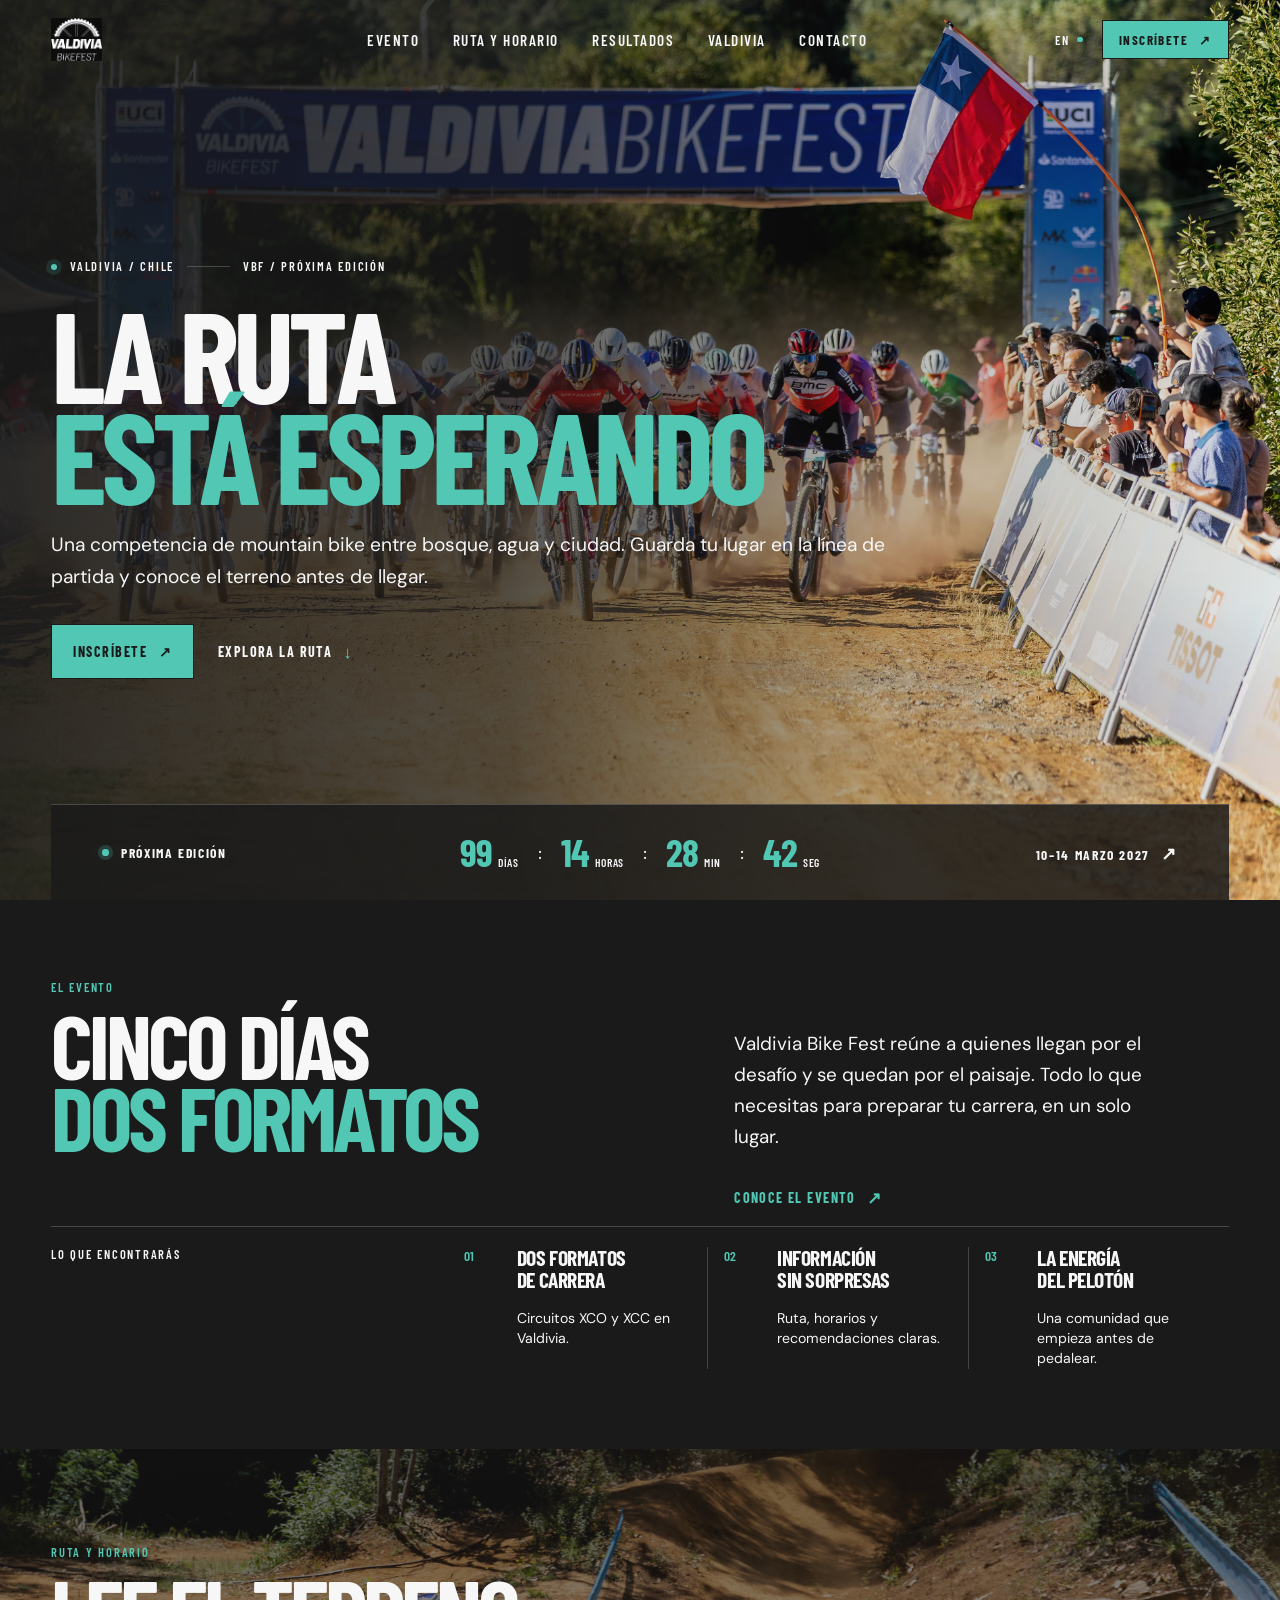
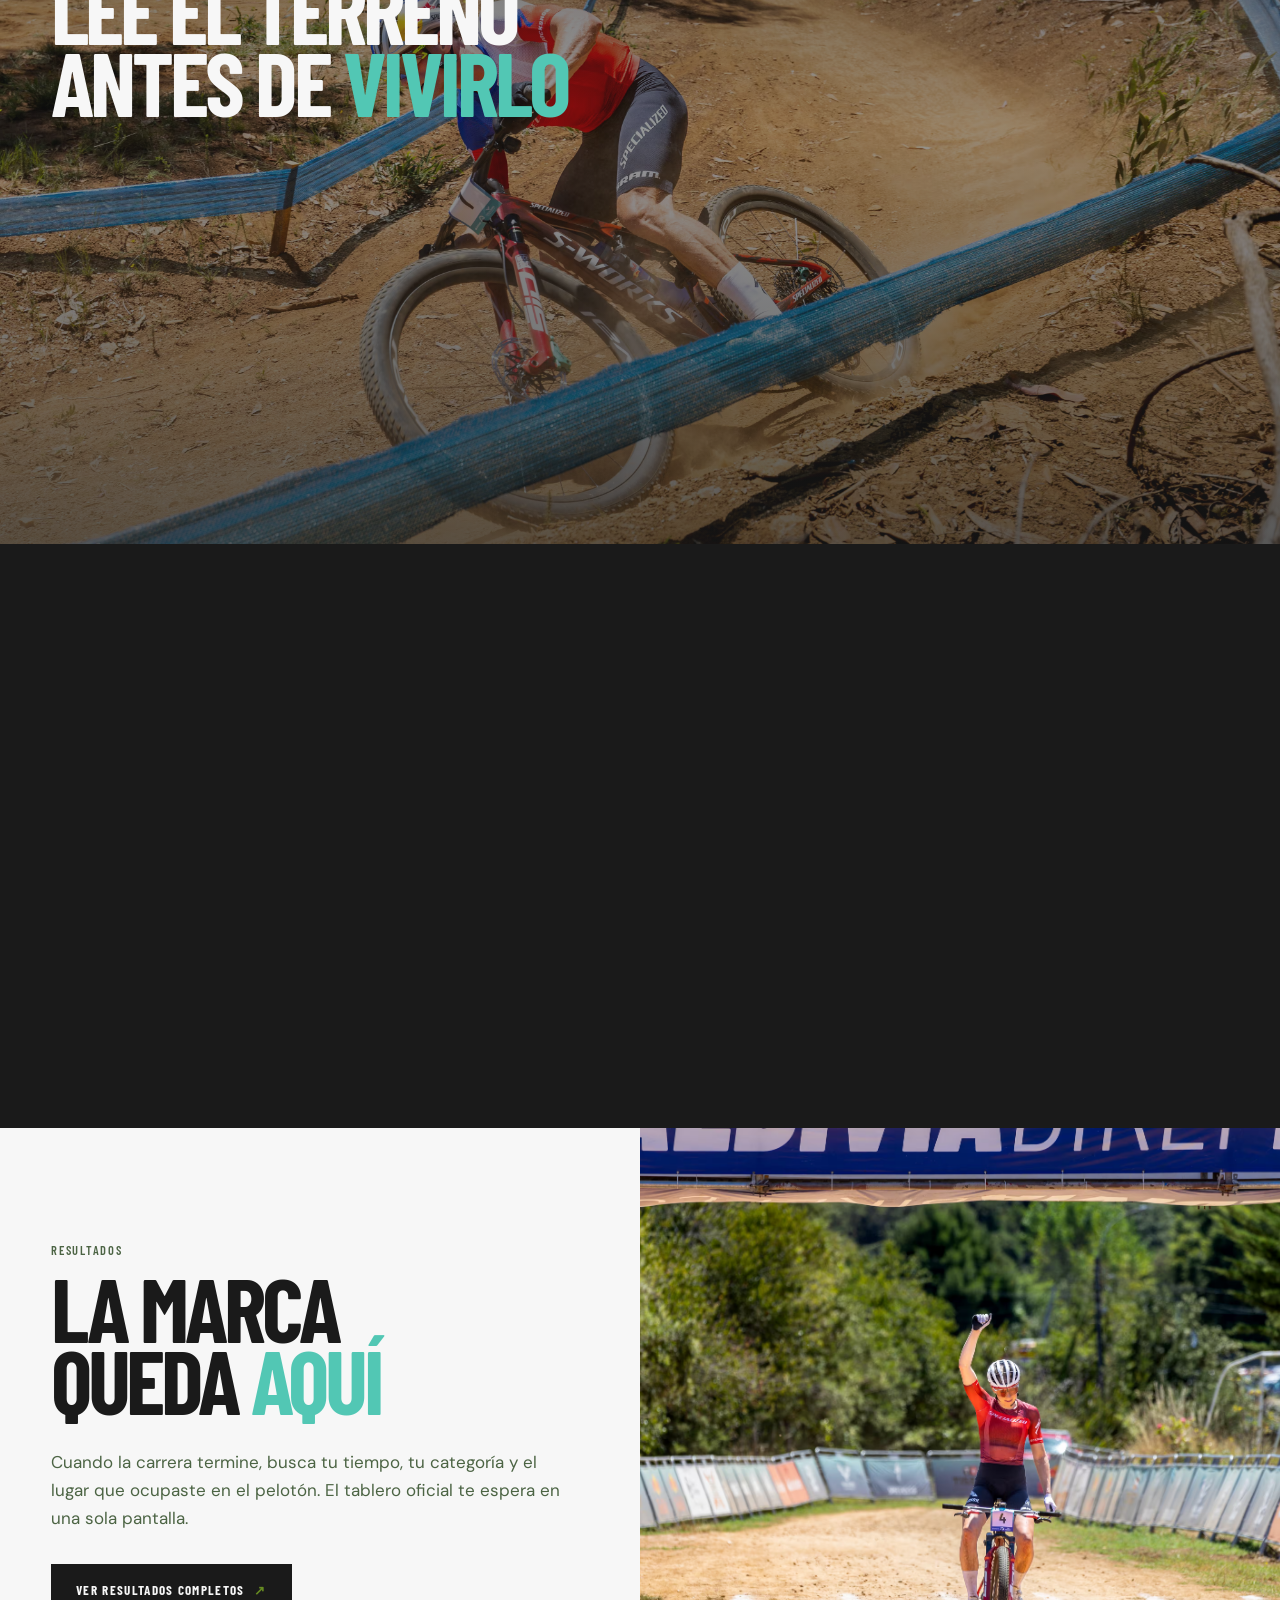
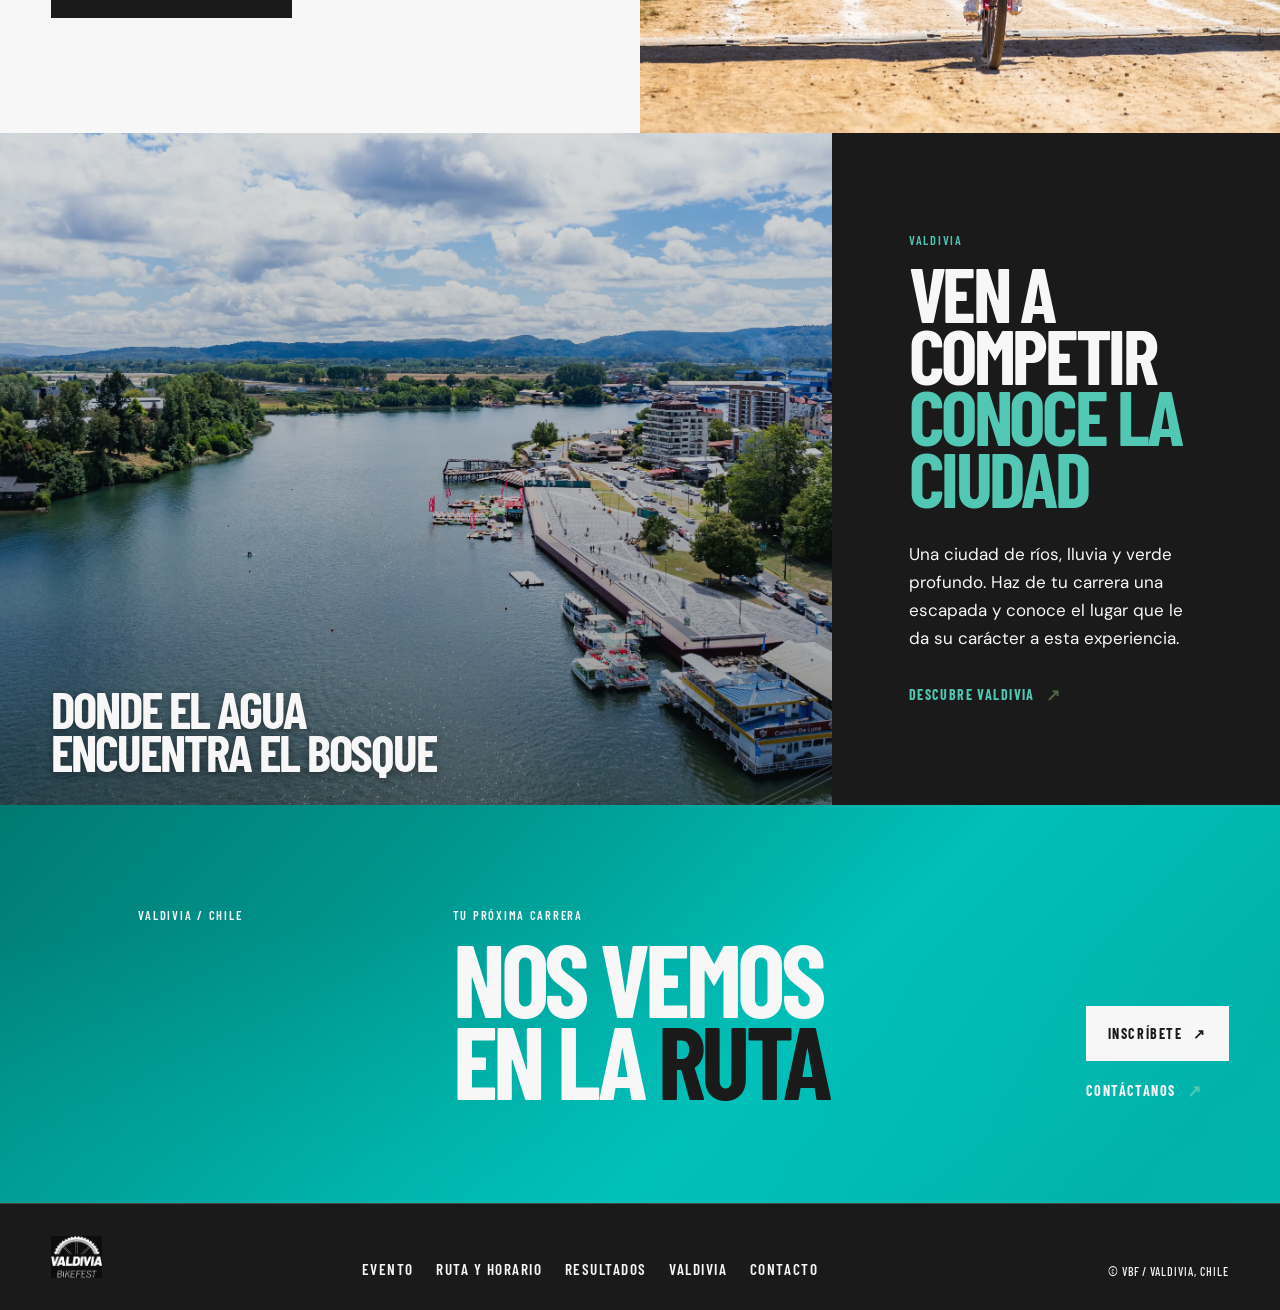
<file: index.html>
<!doctype html>
<html lang="es">
<head>
  <meta charset="utf-8">
  <meta name="viewport" content="width=device-width, initial-scale=1">
  <title>Valdivia Bike Fest | Competencia mountain bike en Valdivia</title>
  <meta name="description" content="Valdivia Bike Fest: competencia mountain bike en Valdivia, Chile. Conoce el evento, explora la ruta, revisa los horarios y prepárate para inscribirte.">
  <meta name="keywords" content="Valdivia Bike Fest, competencia mountain bike Valdivia, inscripciones mountain bike Valdivia, eventos mountain bike Chile">
  <meta property="og:title" content="Valdivia Bike Fest | La ruta te está esperando">
  <meta property="og:description" content="La carrera de mountain bike que conecta la energía del bosque valdiviano con la precisión de una gran jornada de competencia.">
  <meta property="og:type" content="website">
  <meta property="og:locale" content="es_CL">
  <link rel="preconnect" href="https://fonts.googleapis.com">
  <link rel="preconnect" href="https://fonts.gstatic.com" crossorigin>
  <link href="https://fonts.googleapis.com/css2?family=Barlow+Condensed:wght@500;600;700;800&family=DM+Sans:wght@400;500;600;700&display=swap" rel="stylesheet">
  <link rel="stylesheet" href="styles.css">
  <script type="application/ld+json">
  {
    "@context":"https://schema.org",
    "@type":"SportsEvent",
    "name":"Valdivia Bike Fest",
    "description":"Competencia de mountain bike en Valdivia, Chile.",
    "sport":"Mountain biking",
    "startDate":"2027-03-10T09:00:00-03:00",
    "endDate":"2027-03-14T18:00:00-03:00",
    "location":{"@type":"Place","name":"Complejo deportivo Asenav","address":{"@type":"PostalAddress","streetAddress":"Alonso Doce 998","addressLocality":"Valdivia","addressCountry":"CL"}},
    "url":"https://valdiviabikefest.cl"
  }
  </script>
</head>
<body>
  <!-- THESIS: Make the decision to ride tangible through a route-led control room, refusing the generic sports-event hero. OWN-WORLD: black, deep brand blue-green, turquoise route ink, supplied race photography, contour geometry, tabular data, and white type. STORY: visitors understand this is a real Valdivian race, inspect the route and practical details, then move to registration. FIRST VIEWPORT: a left-aligned invitation and CTA face a real race image with a living route overlay, status rail, and countdown. FORM: Trail Control Room, grounded direction 5, seed ec22fb5b. FINISH: unreviewed and undocumented is unfinished; this build ends with the finish review, the verdict, and DESIGN.md -->
  <div class="site-shell">
    <header class="site-header">
      <a class="wordmark" href="index.html" aria-label="Valdivia Bike Fest, inicio">
        <img class="wordmark-logo" src="img/logo%20cropped.png" alt="Valdivia Bike Fest">
      </a>
      <nav class="main-nav" aria-label="Navegación principal">
        <a href="#evento">Evento</a>
        <a href="#ruta">Ruta y horario</a>
        <a href="#resultados">Resultados</a>
        <a href="#valdivia">Valdivia</a>
        <a href="#contacto">Contacto</a>
      </nav>
      <div class="header-actions">
        <button class="language-toggle" type="button" aria-label="Cambiar idioma" data-language-toggle><span data-language-label>EN</span><span class="language-dot"></span></button>
        <a class="button button-small button-lime" href="https://www.eventrid.cl/eventos/mvk/valdivia-bikefest-2026" target="_blank" rel="noopener" data-registration>Inscríbete <span aria-hidden="true">↗&#xFE0E;</span></a>
        <button class="menu-toggle" type="button" aria-expanded="false" aria-controls="mobile-menu" aria-label="Abrir menú"><span></span><span></span></button>
      </div>
    </header>

    <div class="mobile-menu" id="mobile-menu" hidden>
      <nav aria-label="Navegación móvil">
        <a href="#evento">Evento</a>
        <a href="#ruta">Ruta y horario</a>
        <a href="#resultados">Resultados</a>
        <a href="#valdivia">Valdivia</a>
        <a href="#contacto">Contacto</a>
      </nav>
              <a class="button button-lime" href="https://www.eventrid.cl/eventos/mvk/valdivia-bikefest-2026" target="_blank" rel="noopener" data-registration>Inscríbete <span aria-hidden="true">↗&#xFE0E;</span></a>
    </div>
    <div class="menu-backdrop"></div>

    <main>
      <section class="hero" aria-labelledby="hero-title">
        <img class="hero-bg" src="img/carrera.avif" alt="" loading="eager" fetchpriority="high" aria-hidden="true">
        <div class="hero-content">
          <div class="hero-copy">
            <p class="signal-line"><span class="signal-pulse"></span> Valdivia / Chile <span class="signal-rule"></span> VBF / PRÓXIMA EDICIÓN</p>
            <h1 id="hero-title">La ruta<br><em>está esperando</em></h1>
            <p class="hero-intro">Una competencia de mountain bike entre bosque, agua y ciudad. Guarda tu lugar en la línea de partida y conoce el terreno antes de llegar.</p>
            <div class="hero-actions">
      <a class="button button-lime" href="https://www.eventrid.cl/eventos/mvk/valdivia-bikefest-2026" target="_blank" rel="noopener" data-registration>Inscríbete <span aria-hidden="true">↗&#xFE0E;</span></a>
              <a class="text-link" href="#ruta">Explora la ruta <span aria-hidden="true">↓&#xFE0E;</span></a>
            </div>
          </div>
        </div>
        <div class="status-strip" aria-label="Estado del evento">
          <div class="status-label"><span class="status-dot"></span><span data-i18n="status">Próxima edición</span></div>
          <div class="countdown" data-countdown data-date="2027-03-14T14:10:00-03:00">
            <div><strong data-days>--</strong><span data-i18n="days">días</span></div><b>:</b><div><strong data-hours>--</strong><span data-i18n="hours">horas</span></div><b>:</b><div><strong data-minutes>--</strong><span data-i18n="minutes">min</span></div><b>:</b><div><strong data-seconds>--</strong><span data-i18n="seconds">seg</span></div>
          </div>
          <div class="status-message" data-countdown-message>10–14 marzo 2027 <span aria-hidden="true">↗&#xFE0E;</span></div>
        </div>
      </section>

      <section class="section event-section" id="evento" aria-labelledby="event-title">
        <div class="section-heading animate-on-scroll">
          <p class="section-kicker">El evento</p>
          <h2 id="event-title">Cinco días<br><em>Dos formatos</em></h2>
        </div>
        <div class="event-intro animate-on-scroll">
          <p class="lead-copy">Valdivia Bike Fest reúne a quienes llegan por el desafío y se quedan por el paisaje. Todo lo que necesitas para preparar tu carrera, en un solo lugar.</p>
          <a class="arrow-link" href="evento.html">Conoce el evento <span aria-hidden="true">↗&#xFE0E;</span></a>
        </div>
        <div class="event-grid animate-on-scroll">
          <div class="event-grid-label">LO QUE ENCONTRARÁS</div>
          <ul class="info-list">
            <li><span>01</span><strong>Dos formatos<br>de carrera</strong><em>Circuitos XCO y XCC en Valdivia.</em></li>
            <li><span>02</span><strong>Información<br>sin sorpresas</strong><em>Ruta, horarios y recomendaciones claras.</em></li>
            <li><span>03</span><strong>La energía<br>del pelotón</strong><em>Una comunidad que empieza antes de pedalear.</em></li>
          </ul>
        </div>
      </section>

      <section class="section route-section" id="ruta" aria-labelledby="route-title">
        <div class="route-header animate-on-scroll">
          <div class="section-heading"><p class="section-kicker">Ruta y horario</p><h2 id="route-title">Lee el terreno<br>antes de <em>vivirlo</em></h2></div>
        </div>
        <div class="interactive-route animate-on-scroll">
          <div class="route-controls" role="tablist" aria-label="Circuitos de la carrera">
            <button class="route-tab is-active" id="route-tab-xco" type="button" role="tab" aria-selected="true" aria-controls="route-panel" data-route-tab="xco"><span>01</span><strong>XCO</strong><small>Cross-Country Olímpico · ~3,6 km por vuelta</small></button>
            <button class="route-tab" id="route-tab-xcc" type="button" role="tab" aria-selected="false" aria-controls="route-panel" data-route-tab="xcc"><span>02</span><strong>XCC</strong><small>Short Track · ~0,81 km por vuelta</small></button>
          </div>
          <div class="route-detail" id="route-panel" role="tabpanel" aria-labelledby="route-tab-xco" tabindex="0" data-route-detail>
            <div class="route-detail-header">
              <div class="route-detail-top"><span data-route-index>01 / 02</span><span data-route-state>OFICIAL</span></div>
              <div class="route-detail-copy"><h3 data-route-title>XCO</h3><p data-route-description>Cross-Country Olímpico con largada y llegada en el Complejo Deportivo ASENAV. Circuito de ~3,6 km y ~170 m de desnivel por vuelta, con un punto de abastecimiento y sectores para público.</p></div>
            </div>
            <div class="route-detail-footer">
              <div class="route-data"><div><span>distancia</span><strong data-route-distance>~3,6 km / vuelta</strong></div><div><span>desnivel</span><strong data-route-elevation>~170 m / vuelta</strong></div><div><span>horario</span><strong data-route-time>por confirmar</strong></div></div>
              <div class="detail-footer"><span>Horarios y vueltas por categoría se definen en el congreso técnico.</span><a href="ruta.html">Ver ruta completa <span aria-hidden="true">↗&#xFE0E;</span></a></div>
            </div>
          </div>
        </div>
      </section>

      <section class="section schedule-section" aria-labelledby="schedule-title">
        <div class="schedule-title animate-on-scroll"><p class="section-kicker">Día de carrera</p><h2 id="schedule-title">Todo en<br><em>su momento</em></h2></div>
        <div class="schedule-list animate-on-scroll">
          <div class="schedule-row"><time>01</time><div><strong>Retiro de kit</strong><span>Miércoles 10 de marzo, 9:00 hrs</span></div><em>Inicio de actividades</em></div>
          <div class="schedule-row"><time>02</time><div><strong>Reunión de corredores</strong><span>Domingo 14 de marzo, por confirmar</span></div><em>Atención a todas las categorías</em></div>
          <div class="schedule-row"><time>03</time><div><strong>Largada principal</strong><span>Domingo 14 de marzo, 14:10 hrs</span></div><em>El reloj empieza aquí</em></div>
          <div class="schedule-row"><time>04</time><div><strong>Resultados</strong><span>Después de cada llegada</span></div><em>Consulta online</em></div>
        </div>
      </section>

      <section class="results-section" id="resultados" aria-labelledby="results-title">
        <div class="results-copy animate-on-scroll">
          <p class="section-kicker">Resultados</p>
          <h2 id="results-title">La marca<br>queda <em>aquí</em></h2>
          <p>Cuando la carrera termine, busca tu tiempo, tu categoría y el lugar que ocupaste en el pelotón. El tablero oficial te espera en una sola pantalla.</p>
          <a class="button button-dark" href="resultados.html">Ver resultados completos <span aria-hidden="true">↗&#xFE0E;</span></a>
        </div>
        <div class="results-images animate-on-scroll">
          <img src="img/meta.avif" alt="Meta de la competencia" loading="lazy">
        </div>
      </section>

      <section class="valdivia-section" id="valdivia" aria-labelledby="valdivia-title">
        <div class="valdivia-carousel" aria-hidden="true" data-crossfade data-interval="5000">
          <img src="img/valdivia_1.avif" alt="" loading="lazy" class="carousel-img active">
          <img src="img/valdivia_2.avif" alt="" loading="lazy" class="carousel-img">
          <img src="img/valdivia_3.avif" alt="" loading="lazy" class="carousel-img">
          <img src="img/valdivia_4.avif" alt="" loading="lazy" class="carousel-img">
          <span class="map-phrase">DONDE EL AGUA<br>ENCUENTRA EL BOSQUE</span>
        </div>
        <div class="valdivia-copy"><p class="section-kicker">Valdivia</p><h2 id="valdivia-title">Ven a competir<br><em>Conoce la ciudad</em></h2><p>Una ciudad de ríos, lluvia y verde profundo. Haz de tu carrera una escapada y conoce el lugar que le da su carácter a esta experiencia.</p><a class="arrow-link" href="valdivia.html">Descubre Valdivia <span aria-hidden="true">↗&#xFE0E;</span></a></div>
      </section>

      <section class="final-cta" id="contacto" aria-labelledby="contact-title"><div class="final-cta-inner"><div class="cta-coordinate">VALDIVIA / CHILE</div><div><p class="section-kicker">Tu próxima carrera</p><h2 id="contact-title">Nos vemos<br>en la <em>ruta</em></h2></div><div class="cta-actions"><a class="button button-lime" href="https://www.eventrid.cl/eventos/mvk/valdivia-bikefest-2026" target="_blank" rel="noopener" data-registration>Inscríbete <span aria-hidden="true">↗&#xFE0E;</span></a><a class="text-link text-link-light" href="contacto.html">Contáctanos <span aria-hidden="true">↗&#xFE0E;</span></a></div></div></section>
    </main>

    <footer class="site-footer"><a class="wordmark footer-wordmark" href="index.html"><img class="wordmark-logo" src="img/logo%20cropped.png" alt="Valdivia Bike Fest"></a><div class="footer-links"><a href="evento.html">Evento</a><a href="ruta.html">Ruta y horario</a><a href="resultados.html">Resultados</a><a href="valdivia.html">Valdivia</a><a href="contacto.html">Contacto</a></div><div class="footer-meta"><span>© VBF / Valdivia, Chile</span></div></footer>
  </div>
  <div class="toast" role="status" aria-live="polite" hidden></div>
  <script src="script.js"></script>
</body>
</html>
</file>
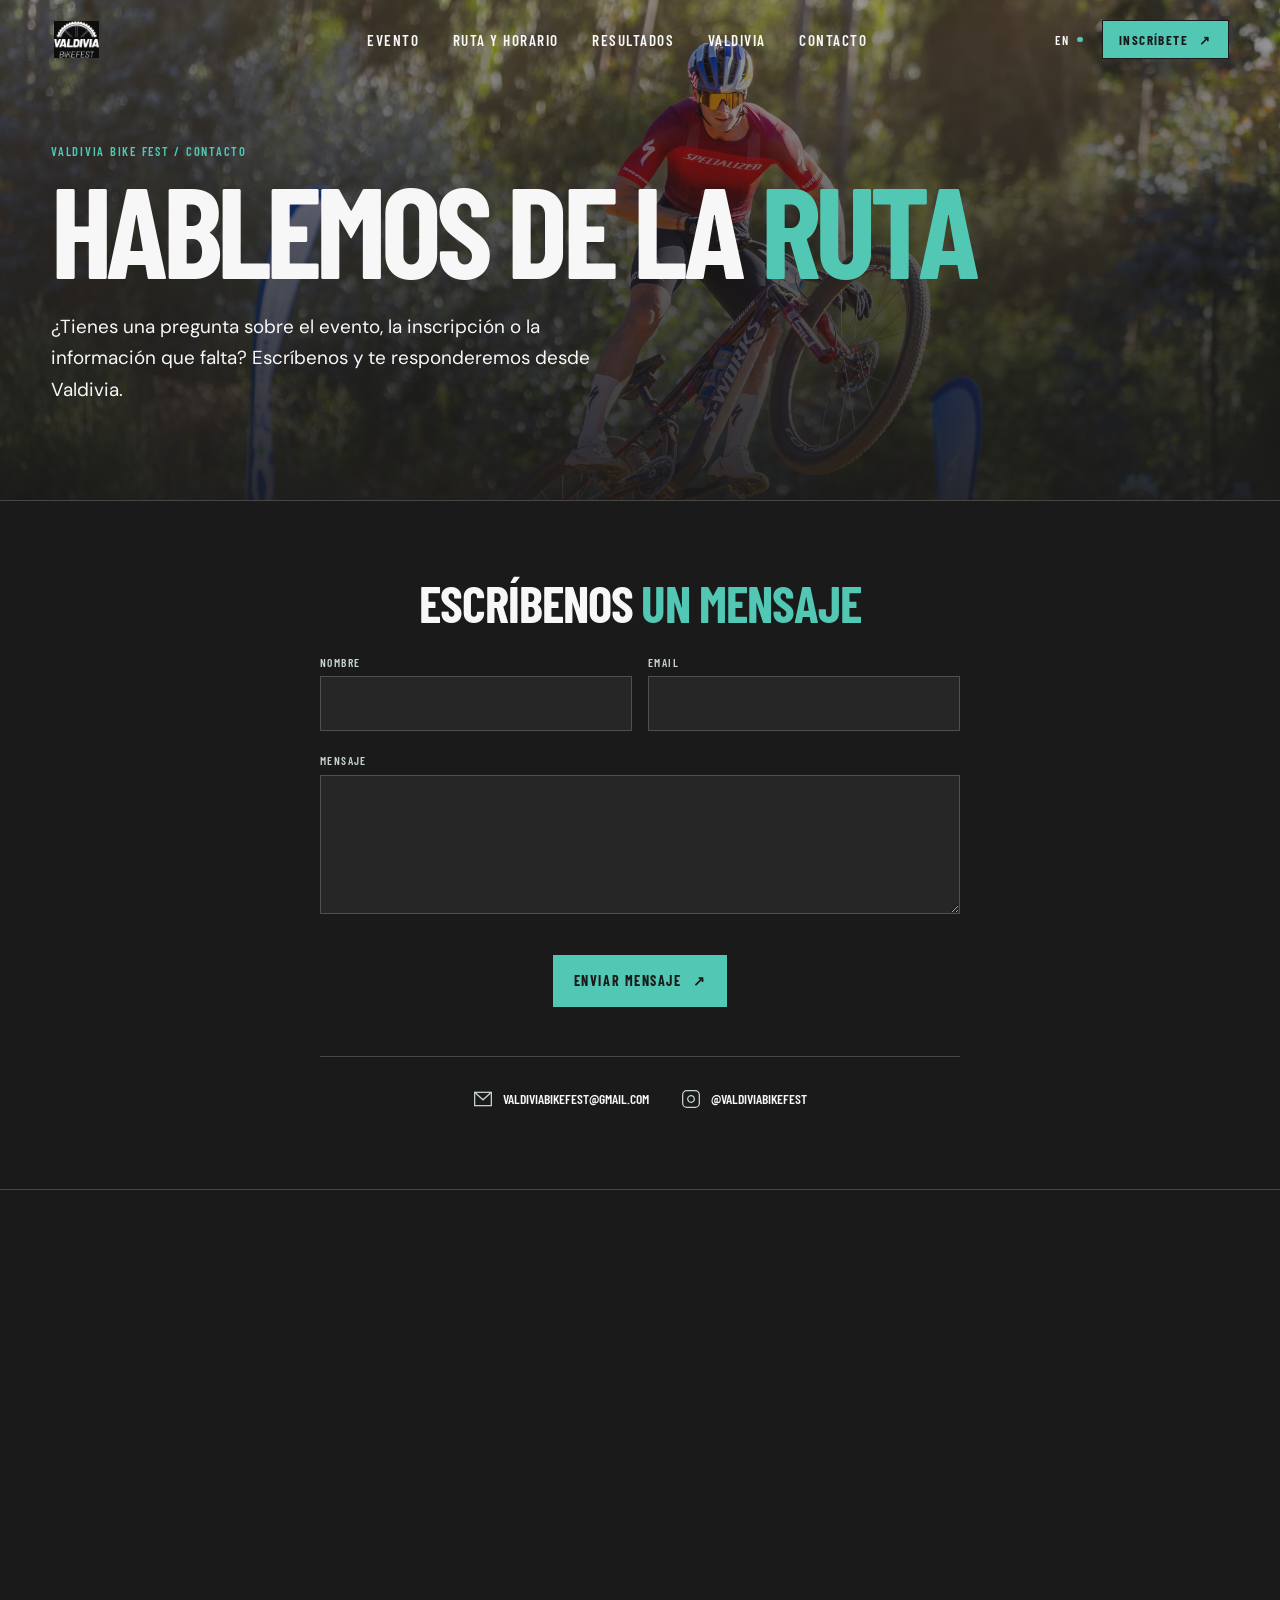
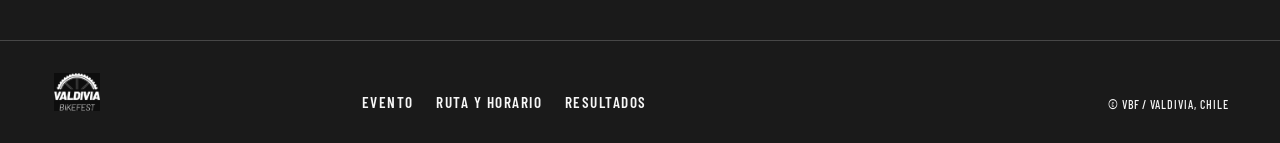
<file: contacto.html>
﻿<!doctype html>
<html lang="es">
<head>
  <meta charset="utf-8">
  <meta name="viewport" content="width=device-width, initial-scale=1">
  <title>Contacto | Valdivia Bike Fest</title>
  <meta name="description" content="Contacta al equipo de Valdivia Bike Fest.">
  <link rel="stylesheet" href="styles.css">
</head>
<body>
  <div class="site-shell">
    <header class="site-header">
      <a class="wordmark" href="index.html">
        <span class="wordmark-mark">VBF</span>
        <span class="wordmark-name">Valdivia<br>Bike Fest</span>
      </a>
      <nav class="main-nav" aria-label="Navegaci&oacute;n principal">
        <a href="evento.html">Evento</a>
        <a href="ruta.html">Ruta y horario</a>
        <a href="resultados.html">Resultados</a>
        <a href="valdivia.html">Valdivia</a>
        <a href="contacto.html">Contacto</a>
      </nav>
      <div class="header-actions">
        <a class="button button-small button-lime" href="https://www.eventrid.cl/eventos/mvk/valdivia-bikefest-2026" target="_blank" rel="noopener" data-registration>Inscr&iacute;bete <span>&nearr;&#xFE0E;</span></a>
        <button class="menu-toggle" type="button" aria-expanded="false" aria-controls="mobile-menu" aria-label="Abrir men&uacute;">
          <span></span><span></span>
        </button>
      </div>
    </header>
    <div class="mobile-menu" id="mobile-menu" hidden>
      <nav aria-label="Navegaci&oacute;n m&oacute;vil">
        <a href="evento.html">Evento</a>
        <a href="ruta.html">Ruta y horario</a>
        <a href="resultados.html">Resultados</a>
        <a href="valdivia.html">Valdivia</a>
        <a href="contacto.html">Contacto</a>
      </nav>
      <a class="button button-lime" href="https://www.eventrid.cl/eventos/mvk/valdivia-bikefest-2026" target="_blank" rel="noopener" data-registration>Inscr&iacute;bete <span>&nearr;&#xFE0E;</span></a>
    </div>
    <div class="menu-backdrop"></div>

    <main class="contact-page">
      <section class="contact-hero">
        <div class="contact-hero-bg">
          <img src="img/salto.avif" alt="Competidor saltando en Valdivia Bike Fest" loading="eager">
        </div>
        <div class="contact-hero-overlay"></div>
        <div class="inner-intro">
          <p class="section-kicker">Valdivia Bike Fest / Contacto</p>
          <h1>Hablemos de la <em>ruta</em></h1>
          <p>&iquest;Tienes una pregunta sobre el evento, la inscripci&oacute;n o la informaci&oacute;n que falta? Escr&iacute;benos y te responderemos desde Valdivia.</p>
        </div>
      </section>

      <section class="contact-form-section">
        <div class="contact-form-container">
          <form class="contact-form" action="#" method="post">
            <h2 class="contact-form-title">Escr&iacute;benos <em>un mensaje</em></h2>
            <div class="contact-form-row">
              <div class="contact-form-field">
                <label for="contact-name">Nombre</label>
                <input type="text" id="contact-name" name="name" required autocomplete="name">
              </div>
              <div class="contact-form-field">
                <label for="contact-email">Email</label>
                <input type="email" id="contact-email" name="email" required autocomplete="email">
              </div>
            </div>
            <div class="contact-form-field">
              <label for="contact-message">Mensaje</label>
              <textarea id="contact-message" name="message" rows="5" required></textarea>
            </div>
            <button type="submit" class="button button-lime">Enviar mensaje <span>&nearr;&#xFE0E;</span></button>
          </form>
          <div class="contact-channels-compact">
            <a href="mailto:valdiviabikefest@gmail.com" class="contact-channel-icon">
              <svg class="contact-channel-svg" width="20" height="20" viewBox="0 0 24 24" fill="none" stroke="currentColor" stroke-width="1.5" aria-hidden="true">
                <rect x="2" y="4" width="20" height="16" rx="0"/>
                <polyline points="22,4 12,13 2,4"/>
              </svg>
              <strong>valdiviabikefest@gmail.com</strong>
            </a>
            <a href="https://instagram.com/valdiviabikefest_" target="_blank" rel="noreferrer" class="contact-channel-icon">
              <svg class="contact-channel-svg" width="20" height="20" viewBox="0 0 24 24" fill="none" stroke="currentColor" stroke-width="1.5" aria-hidden="true">
                <rect x="2" y="2" width="20" height="20" rx="5"/>
                <path d="M16 11.37A4 4 0 1 1 12.63 8 4 4 0 0 1 16 11.37z"/>
                <line x1="17.5" y1="6.5" x2="17.51" y2="6.5"/>
              </svg>
              <strong>@valdiviabikefest</strong>
            </a>
          </div>
        </div>
      </section>

      <section class="contact-map">
        <iframe
          class="contact-map-iframe"
          src="https://www.google.com/maps/embed?pb=!1m18!1m12!1m3!1d3128.5!2d-73.238!3d-39.814!2m3!1f0!2f0!3f0!3m2!1i1024!2i768!4f13.1!3m3!1m2!1s0x0%3A0x0!2sAlonso+Doce+998%2C+Valdivia!5e0!3m2!1ses!2scl!4v1700000000000"
          width="100%"
          height="450"
          style="border:0;"
          allowfullscreen=""
          loading="lazy"
          referrerpolicy="no-referrer-when-downgrade"
          title="Ubicaci&oacute;n Complejo Asenav, Valdivia">
        </iframe>
      </section>
    </main>

    <footer class="site-footer">
      <a class="wordmark footer-wordmark" href="index.html">
        <span class="wordmark-mark">VBF</span>
        <span class="wordmark-name">Valdivia<br>Bike Fest</span>
      </a>
      <div class="footer-links">
        <a href="evento.html">Evento</a>
        <a href="ruta.html">Ruta y horario</a>
        <a href="resultados.html">Resultados</a>
      </div>
      <div class="footer-meta">
        <span>&copy; VBF / Valdivia, Chile</span>
      </div>
    </footer>
  </div>

  <div class="toast" role="status" aria-live="polite" hidden></div>
  <script src="script.js"></script>
</body>
</html>
</file>
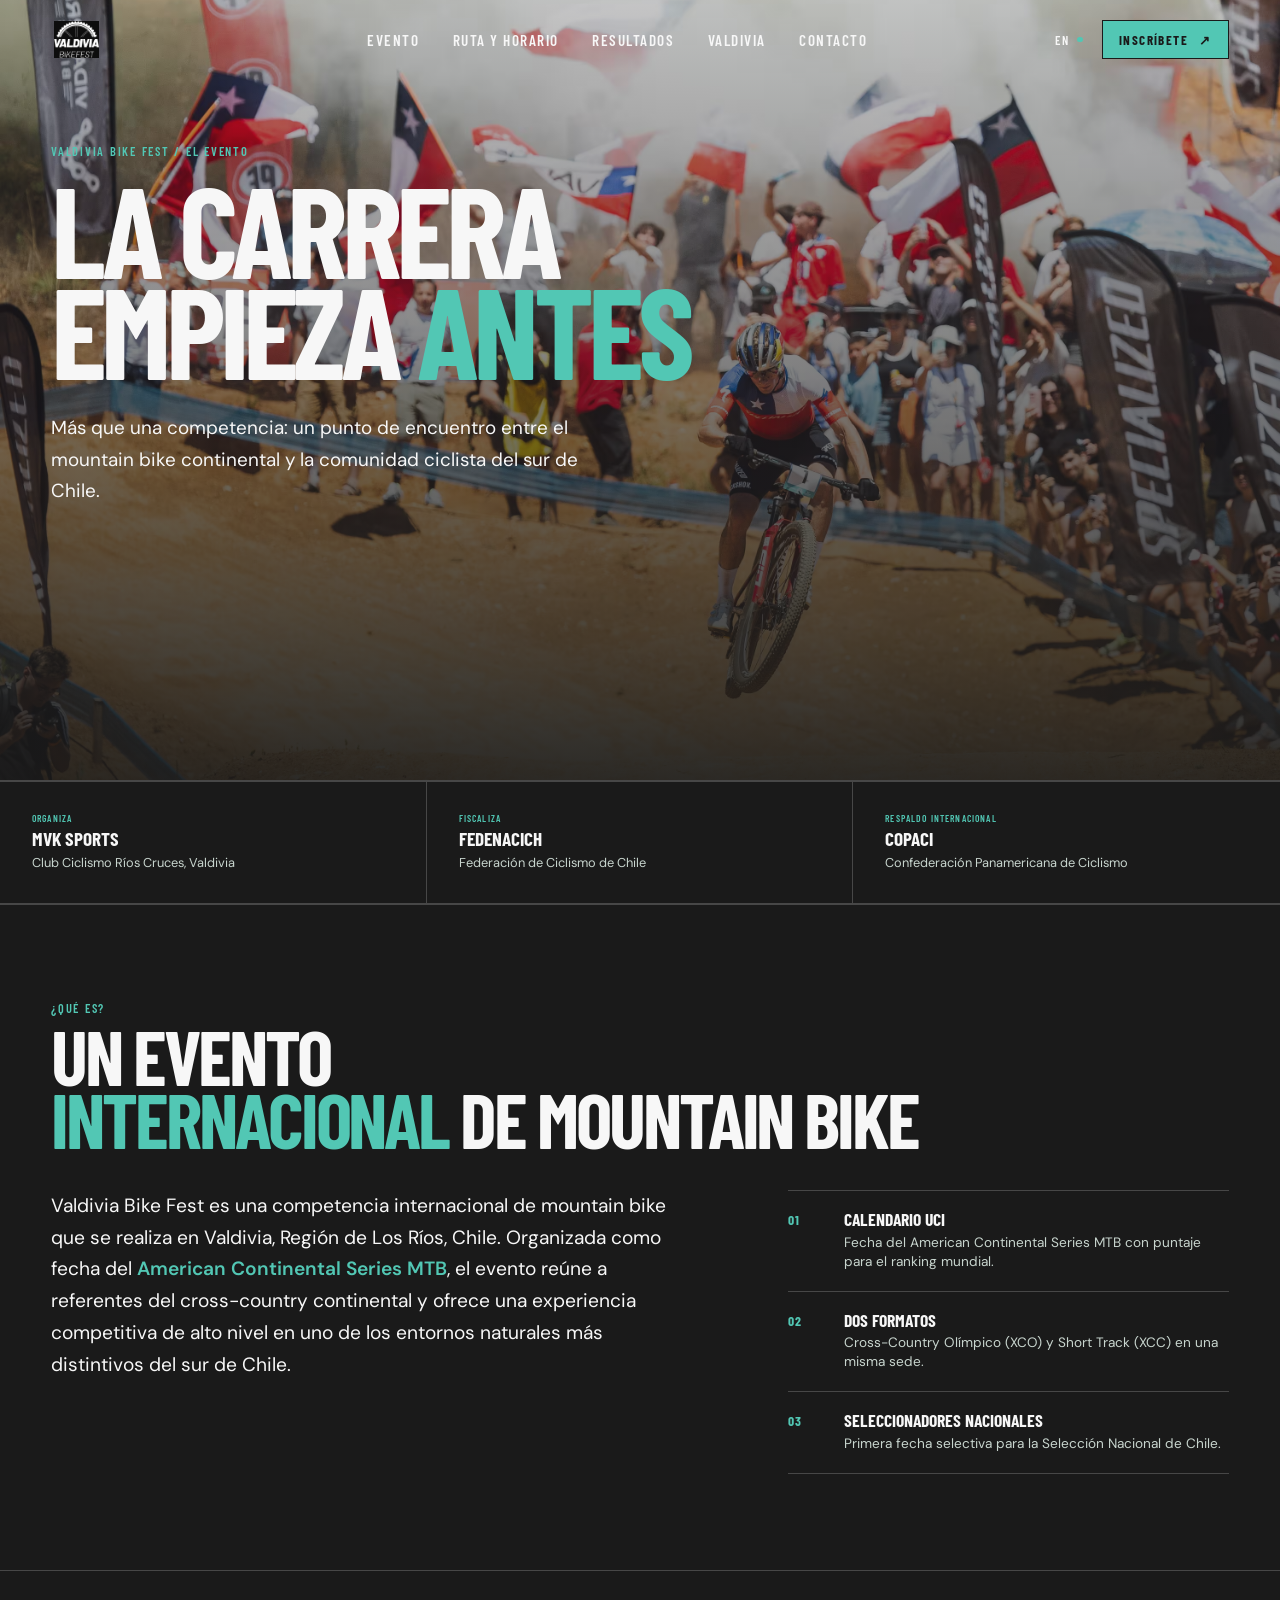
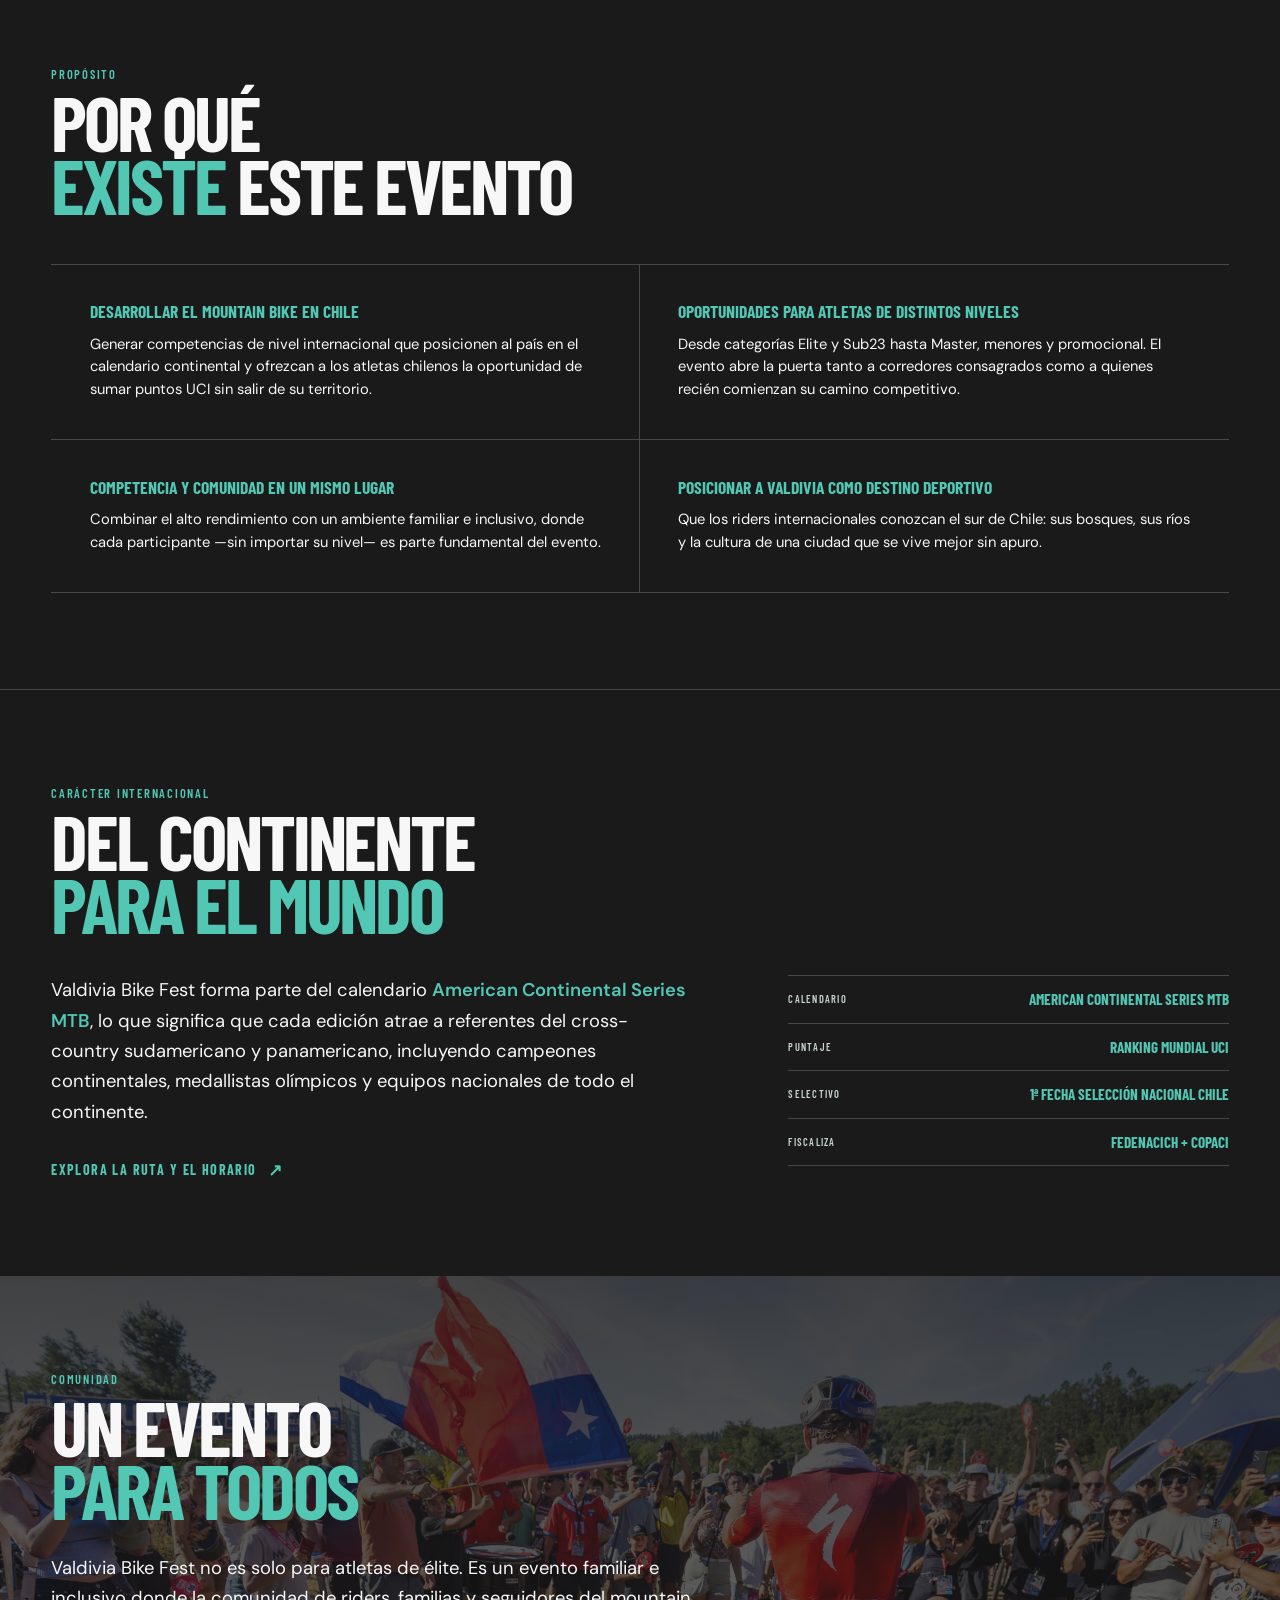
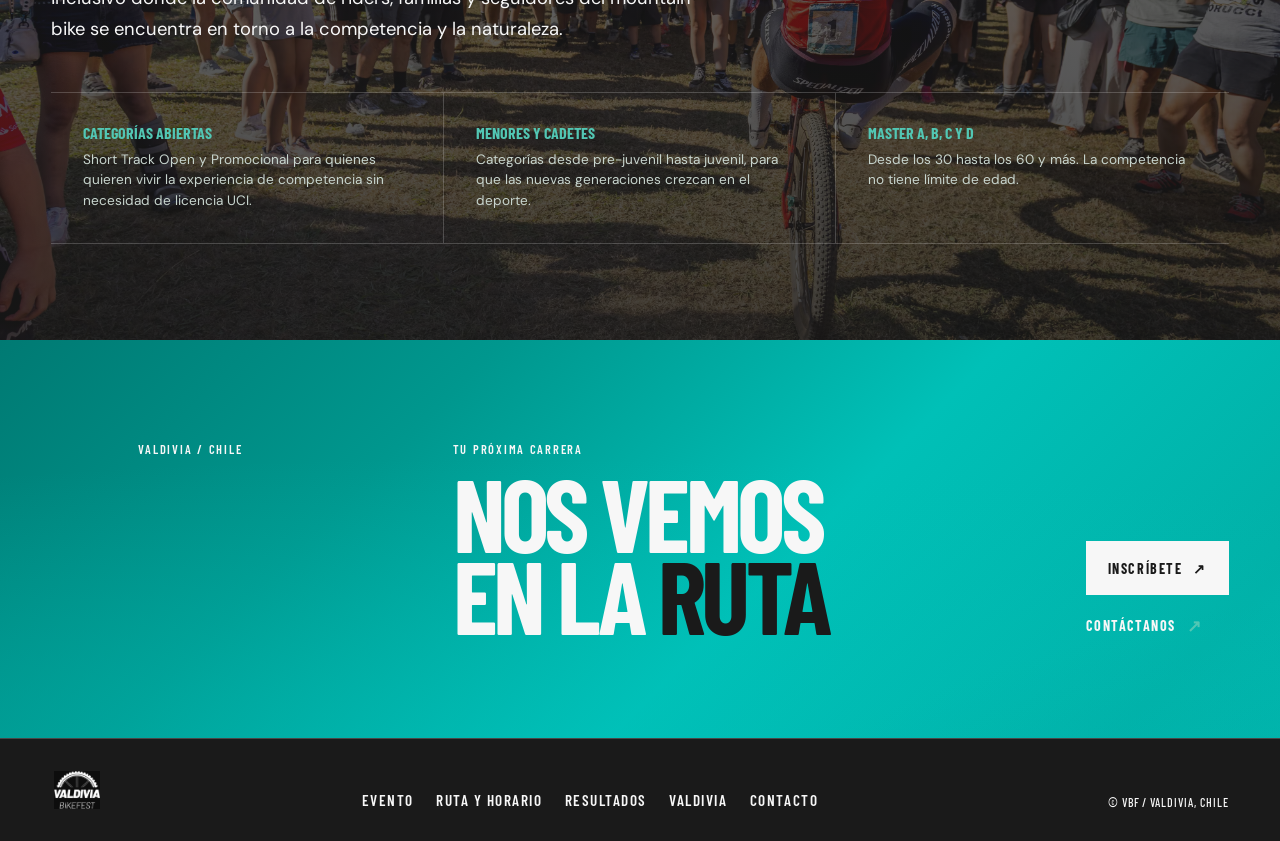
<file: evento.html>
﻿<!doctype html>
<html lang="es">
<head>
  <meta charset="utf-8">
  <meta name="viewport" content="width=device-width, initial-scale=1">
  <title>El evento | Valdivia Bike Fest</title>
  <meta name="description" content="Conoce Valdivia Bike Fest: una competencia internacional de mountain bike UCI en Valdivia, Chile. Identidad, propósito, comunidad y la historia de un evento que crece cada año.">
  <link rel="stylesheet" href="styles.css">
</head>
<body>
  <div class="site-shell">
    <header class="site-header">
      <a class="wordmark" href="index.html"><span class="wordmark-mark">VBF</span><span class="wordmark-name">Valdivia<br>Bike Fest</span></a>
      <nav class="main-nav" aria-label="Navegación principal">
        <a href="evento.html">Evento</a>
        <a href="ruta.html">Ruta y horario</a>
        <a href="resultados.html">Resultados</a>
        <a href="valdivia.html">Valdivia</a>
        <a href="contacto.html">Contacto</a>
      </nav>
      <div class="header-actions">
        <a class="button button-small button-lime" href="https://www.eventrid.cl/eventos/mvk/valdivia-bikefest-2026" target="_blank" rel="noopener" data-registration>Inscríbete <span aria-hidden="true">↗&#xFE0E;</span></a>
        <button class="menu-toggle" type="button" aria-expanded="false" aria-controls="mobile-menu" aria-label="Abrir menú"><span></span><span></span></button>
      </div>
    </header>

    <div class="mobile-menu" id="mobile-menu" hidden>
      <nav aria-label="Navegación móvil">
        <a href="evento.html">Evento</a>
        <a href="ruta.html">Ruta y horario</a>
        <a href="resultados.html">Resultados</a>
        <a href="valdivia.html">Valdivia</a>
        <a href="contacto.html">Contacto</a>
      </nav>
      <a class="button button-lime" href="https://www.eventrid.cl/eventos/mvk/valdivia-bikefest-2026" target="_blank" rel="noopener" data-registration>Inscríbete <span aria-hidden="true">↗&#xFE0E;</span></a>
    </div>
    <div class="menu-backdrop"></div>

    <main class="event-page">

      <div class="hero-organizers-wrap">
        <!-- 1. HERO -->
        <section class="event-hero">
          <div class="event-hero-bg"><img src="img/chile.avif" alt="Paisaje natural del sur de Chile, bosques y ríos de Valdivia" loading="eager" fetchpriority="high"></div>
          <div class="event-hero-overlay"></div>
          <div class="inner-intro">
            <p class="section-kicker">Valdivia Bike Fest / El evento</p>
            <h1>La carrera<br>empieza <em>antes</em></h1>
            <p>Más que una competencia: un punto de encuentro entre el mountain bike continental y la comunidad ciclista del sur de Chile.</p>
          </div>
        </section>

        <!-- 6. ORGANIZADORES -->
        <section class="event-organizers-section">
          <div class="event-organizers-grid">
            <div class="organizer-block">
              <span class="organizer-role">Organiza</span>
              <strong class="organizer-name">MVK Sports</strong>
              <span class="organizer-detail">Club Ciclismo Ríos Cruces, Valdivia</span>
            </div>
            <div class="organizer-block">
              <span class="organizer-role">Fiscaliza</span>
              <strong class="organizer-name">Fedenacich</strong>
              <span class="organizer-detail">Federación de Ciclismo de Chile</span>
            </div>
            <div class="organizer-block">
              <span class="organizer-role">Respaldo internacional</span>
              <strong class="organizer-name">COPACI</strong>
              <span class="organizer-detail">Confederación Panamericana de Ciclismo</span>
            </div>
          </div>
        </section>
      </div>

      <!-- 2. ¿QUÉ ES VALDIVIA BIKE FEST? -->
      <section class="event-intro-section">
        <p class="section-kicker animate-on-scroll">¿Qué es?</p>
        <h2 class="animate-on-scroll" style="transition-delay:.1s">Un evento<br><em>internacional</em> de mountain bike</h2>
        <div class="event-intro-content animate-on-scroll" style="transition-delay:.25s">
          <p class="event-intro-lead">Valdivia Bike Fest es una competencia internacional de mountain bike que se realiza en Valdivia, Región de Los Ríos, Chile. Organizada como fecha del <strong>American Continental Series MTB</strong>, el evento reúne a referentes del cross-country continental y ofrece una experiencia competitiva de alto nivel en uno de los entornos naturales más distintivos del sur de Chile.</p>
          <div class="event-intro-detail-list">
            <div>
              <span>01</span>
              <div>
                <strong>Calendario UCI</strong>
                <p>Fecha del American Continental Series MTB con puntaje para el ranking mundial.</p>
              </div>
            </div>
            <div>
              <span>02</span>
              <div>
                <strong>Dos formatos</strong>
                <p>Cross-Country Olímpico (XCO) y Short Track (XCC) en una misma sede.</p>
              </div>
            </div>
            <div>
              <span>03</span>
              <div>
                <strong>Seleccionadores nacionales</strong>
                <p>Primera fecha selectiva para la Selección Nacional de Chile.</p>
              </div>
            </div>
          </div>
        </div>
      </section>

      <!-- 3. PROPÓSITO Y VISIÓN -->
      <section class="event-purpose-section">
        <p class="section-kicker animate-on-scroll">Propósito</p>
        <h2 class="animate-on-scroll" style="transition-delay:.1s">Por qué<br><em>existe</em> este evento</h2>
        <div class="event-purpose-grid animate-on-scroll" style="transition-delay:.25s">
          <div class="event-purpose-item">
            <strong>Desarrollar el mountain bike en Chile</strong>
            <p>Generar competencias de nivel internacional que posicionen al país en el calendario continental y ofrezcan a los atletas chilenos la oportunidad de sumar puntos UCI sin salir de su territorio.</p>
          </div>
          <div class="event-purpose-item">
            <strong>Oportunidades para atletas de distintos niveles</strong>
            <p>Desde categorías Elite y Sub23 hasta Master, menores y promocional. El evento abre la puerta tanto a corredores consagrados como a quienes recién comienzan su camino competitivo.</p>
          </div>
          <div class="event-purpose-item">
            <strong>Competencia y comunidad en un mismo lugar</strong>
            <p>Combinar el alto rendimiento con un ambiente familiar e inclusivo, donde cada participante —sin importar su nivel— es parte fundamental del evento.</p>
          </div>
          <div class="event-purpose-item">
            <strong>Posicionar a Valdivia como destino deportivo</strong>
            <p>Que los riders internacionales conozcan el sur de Chile: sus bosques, sus ríos y la cultura de una ciudad que se vive mejor sin apuro.</p>
          </div>
        </div>
      </section>

      <!-- 4. CARÁCTER INTERNACIONAL -->
      <section class="event-international-section">
        <p class="section-kicker animate-on-scroll">Carácter internacional</p>
        <h2 class="animate-on-scroll" style="transition-delay:.1s">Del continente<br><em>para el mundo</em></h2>
        <div class="event-international-content animate-on-scroll" style="transition-delay:.25s">
          <div class="event-international-text">
            <p class="event-international-lead">Valdivia Bike Fest forma parte del calendario <strong>American Continental Series MTB</strong>, lo que significa que cada edición atrae a referentes del cross-country sudamericano y panamericano, incluyendo campeones continentales, medallistas olímpicos y equipos nacionales de todo el continente.</p>
            <a class="arrow-link" href="ruta.html">Explora la ruta y el horario <span aria-hidden="true">↗&#xFE0E;</span></a>
          </div>
          <div class="event-international-data">
            <div class="international-item">
              <span class="international-label">Calendario</span>
              <strong class="international-value">American Continental Series MTB</strong>
            </div>
            <div class="international-item">
              <span class="international-label">Puntaje</span>
              <strong class="international-value">Ranking mundial UCI</strong>
            </div>
            <div class="international-item">
              <span class="international-label">Selectivo</span>
              <strong class="international-value">1ª fecha Selección Nacional Chile</strong>
            </div>
            <div class="international-item">
              <span class="international-label">Fiscaliza</span>
              <strong class="international-value">Fedenacich + COPACI</strong>
            </div>
          </div>
        </div>
      </section>

      <!-- 5. COMUNIDAD Y PARTICIPACIÓN -->
      <section class="event-community-section">
        <p class="section-kicker animate-on-scroll">Comunidad</p>
        <h2 class="animate-on-scroll" style="transition-delay:.1s">Un evento<br><em>para todos</em></h2>
        <p class="animate-on-scroll" style="transition-delay:.25s">Valdivia Bike Fest no es solo para atletas de élite. Es un evento familiar e inclusivo donde la comunidad de riders, familias y seguidores del mountain bike se encuentra en torno a la competencia y la naturaleza.</p>
        <div class="event-community-features animate-on-scroll" style="transition-delay:.4s">
          <div class="community-feature">
            <strong>Categorías abiertas</strong>
            <p>Short Track Open y Promocional para quienes quieren vivir la experiencia de competencia sin necesidad de licencia UCI.</p>
          </div>
          <div class="community-feature">
            <strong>Menores y cadetes</strong>
            <p>Categorías desde pre-juvenil hasta juvenil, para que las nuevas generaciones crezcan en el deporte.</p>
          </div>
          <div class="community-feature">
            <strong>Master A, B, C y D</strong>
            <p>Desde los 30 hasta los 60 y más. La competencia no tiene límite de edad.</p>
          </div>
        </div>
      </section>

      <!-- 7. CTA FINAL -->
      <section class="final-cta" aria-labelledby="contact-title">
        <div class="final-cta-inner">
          <div class="cta-coordinate">VALDIVIA / CHILE</div>
          <div>
            <p class="section-kicker">Tu próxima carrera</p>
            <h2 id="contact-title">Nos vemos<br>en la <em>ruta</em></h2>
          </div>
          <div class="cta-actions">
            <a class="button button-lime" href="https://www.eventrid.cl/eventos/mvk/valdivia-bikefest-2026" target="_blank" rel="noopener" data-registration>Inscríbete <span aria-hidden="true">↗&#xFE0E;</span></a>
            <a class="text-link text-link-light" href="contacto.html">Contáctanos <span aria-hidden="true">↗&#xFE0E;</span></a>
          </div>
        </div>
      </section>

    </main>

    <footer class="site-footer">
      <a class="wordmark footer-wordmark" href="index.html"><span class="wordmark-mark">VBF</span><span class="wordmark-name">Valdivia<br>Bike Fest</span></a>
      <div class="footer-links">
        <a href="evento.html">Evento</a>
        <a href="ruta.html">Ruta y horario</a>
        <a href="resultados.html">Resultados</a>
        <a href="valdivia.html">Valdivia</a>
        <a href="contacto.html">Contacto</a>
      </div>
      <div class="footer-meta">
        <span>© VBF / Valdivia, Chile</span>
      </div>
    </footer>
  </div>
  <div class="toast" role="status" aria-live="polite" hidden></div>
  <script src="script.js"></script>
</body>
</html>
</file>
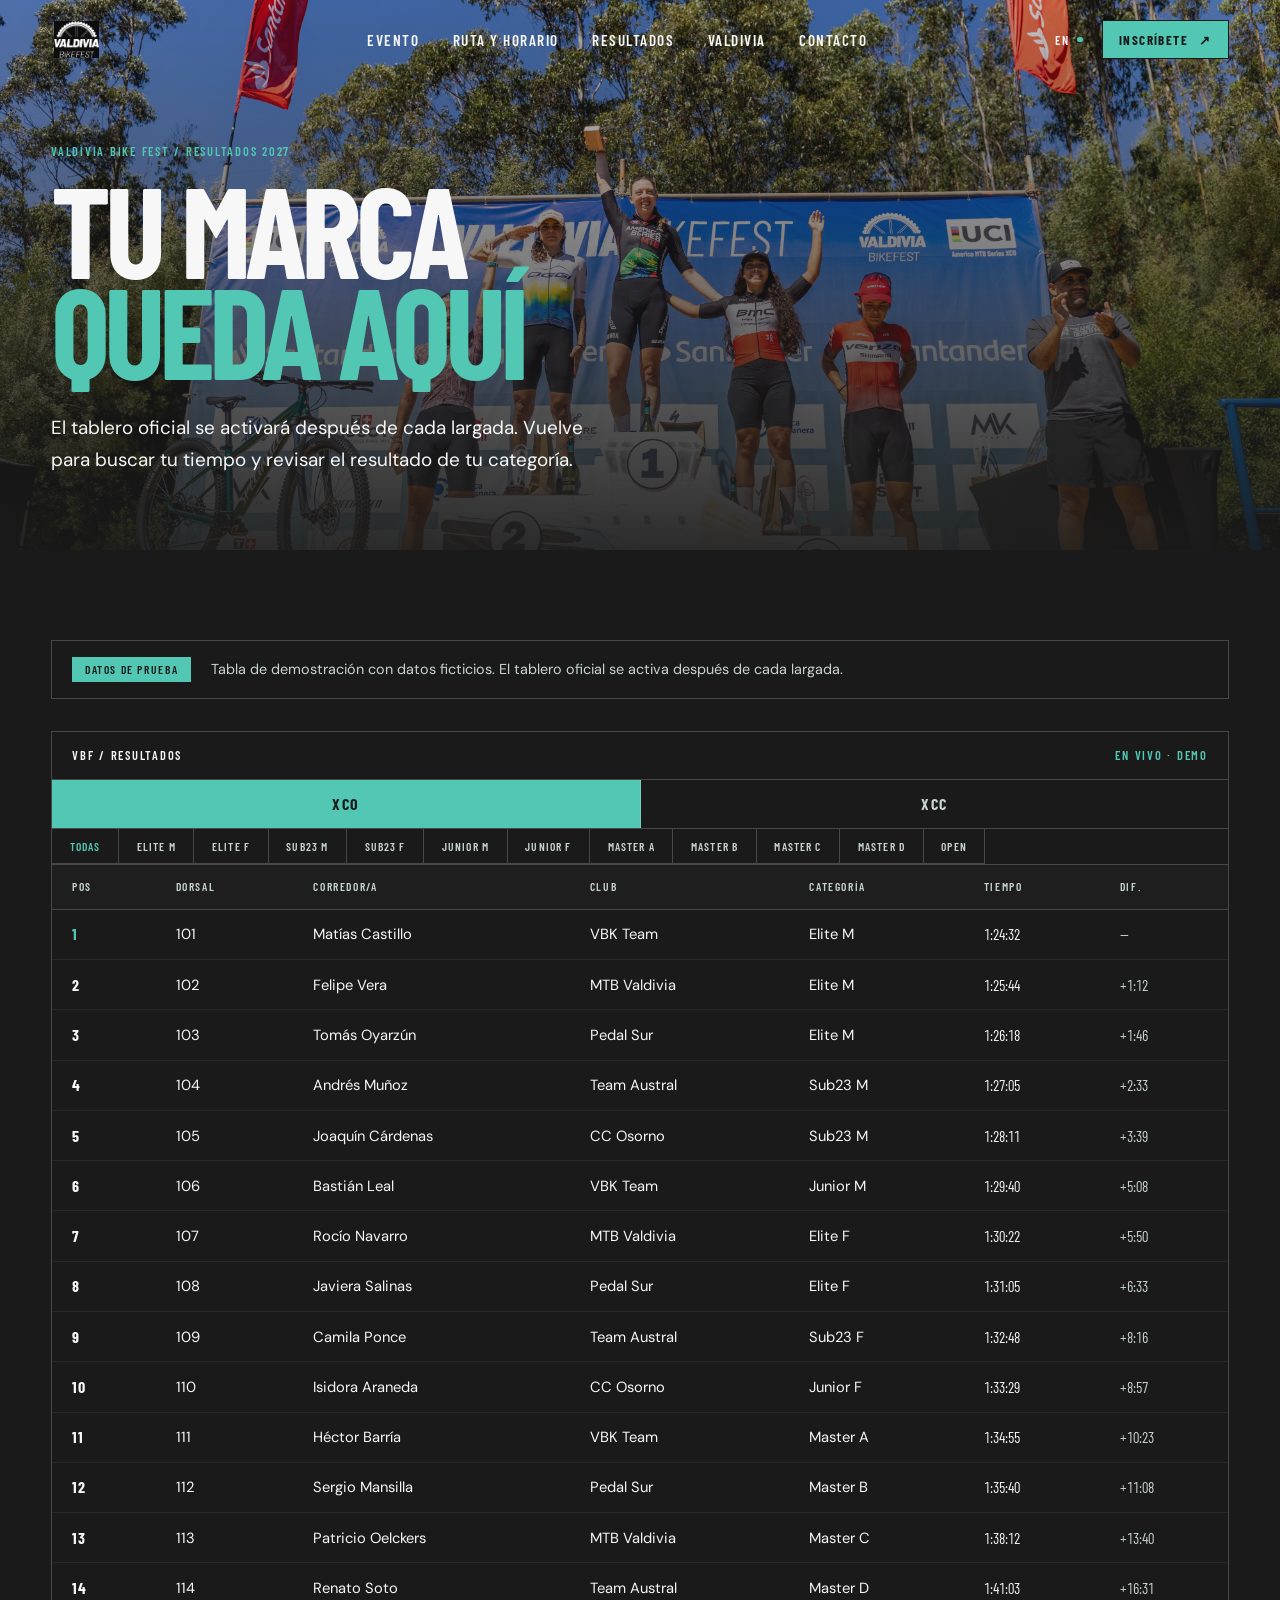
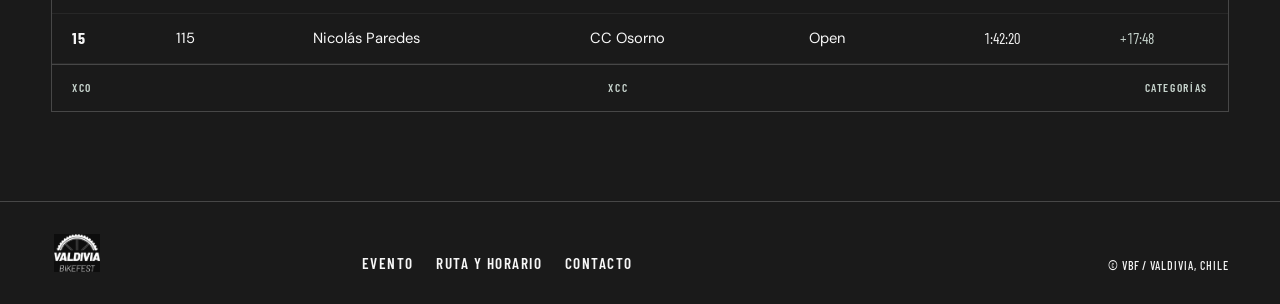
<file: resultados.html>
﻿<!doctype html>
<html lang="es"><head><meta charset="utf-8"><meta name="viewport" content="width=device-width, initial-scale=1"><title>Resultados | Valdivia Bike Fest</title><meta name="description" content="Consulta los resultados de Valdivia Bike Fest por categoría y tiempo."><link rel="stylesheet" href="styles.css"></head><body><div class="site-shell"><header class="site-header"><a class="wordmark" href="index.html"><span class="wordmark-mark">VBF</span><span class="wordmark-name">Valdivia<br>Bike Fest</span></a><nav class="main-nav" aria-label="Navegación principal"><a href="evento.html">Evento</a><a href="ruta.html">Ruta y horario</a><a href="resultados.html">Resultados</a><a href="valdivia.html">Valdivia</a><a href="contacto.html">Contacto</a></nav><div class="header-actions"><a class="button button-small button-lime" href="https://www.eventrid.cl/eventos/mvk/valdivia-bikefest-2026" target="_blank" rel="noopener" data-registration>Inscríbete <span aria-hidden="true">↗&#xFE0E;</span></a><button class="menu-toggle" type="button" aria-expanded="false" aria-controls="mobile-menu" aria-label="Abrir menú"><span></span><span></span></button></div></header><div class="mobile-menu" id="mobile-menu" hidden><nav aria-label="Navegación móvil"><a href="evento.html">Evento</a><a href="ruta.html">Ruta y horario</a><a href="resultados.html">Resultados</a><a href="valdivia.html">Valdivia</a><a href="contacto.html">Contacto</a></nav><a class="button button-lime" href="https://www.eventrid.cl/eventos/mvk/valdivia-bikefest-2026" target="_blank" rel="noopener" data-registration>Inscríbete <span aria-hidden="true">↗&#xFE0E;</span></a></div><div class="menu-backdrop"></div><main class="results-page">
  <section class="results-hero">
    <div class="results-hero-bg" data-crossfade data-interval="8000" aria-hidden="true">
      <img class="carousel-img active" src="img/resultados_mujer.avif" alt="" loading="eager" fetchpriority="high">
      <img class="carousel-img" src="img/resultados_hombre.avif" alt="" loading="eager">
    </div>
    <div class="results-hero-overlay"></div>
    <div class="inner-intro">
      <p class="section-kicker">Valdivia Bike Fest / Resultados 2027</p>
      <h1>Tu marca<br><em>queda aquí</em></h1>
      <p>El tablero oficial se activará después de cada largada. Vuelve para buscar tu tiempo y revisar el resultado de tu categoría.</p>
    </div>
  </section>

  <section class="results-content">
    <div class="results-note-bar">
      <span class="results-demo-badge">DATOS DE PRUEBA</span>
      <p class="results-demo-note">Tabla de demostración con datos ficticios. El tablero oficial se activa después de cada largada.</p>
    </div>

    <div class="results-board-wrap">
      <div class="results-board-head"><span>VBF / RESULTADOS</span><span>EN VIVO · DEMO</span></div>

      <div class="results-tabs" role="tablist" aria-label="Formato de competencia">
        <button class="results-tab is-active" role="tab" data-results-tab="xco" aria-selected="true" aria-controls="results-panel-xco">XCO</button>
        <button class="results-tab" role="tab" data-results-tab="xcc" aria-selected="false" aria-controls="results-panel-xcc">XCC</button>
      </div>

      <div class="results-chips" role="group" aria-label="Filtro de categoría">
        <button class="results-chip is-active" data-category="all" data-i18n="results-chip-all">Todas</button>
        <button class="results-chip" data-category="elite-m">Elite M</button>
        <button class="results-chip" data-category="elite-f">Elite F</button>
        <button class="results-chip" data-category="sub23-m">Sub23 M</button>
        <button class="results-chip" data-category="sub23-f">Sub23 F</button>
        <button class="results-chip" data-category="junior-m">Junior M</button>
        <button class="results-chip" data-category="junior-f">Junior F</button>
        <button class="results-chip" data-category="master-a">Master A</button>
        <button class="results-chip" data-category="master-b">Master B</button>
        <button class="results-chip" data-category="master-c">Master C</button>
        <button class="results-chip" data-category="master-d">Master D</button>
        <button class="results-chip" data-category="open">Open</button>
      </div>

      <!-- DATOS DE PRUEBA: reemplazar por fuente oficial de cronometraje -->
      <div class="results-panels is-demo">
        <div class="results-panel is-active" role="tabpanel" id="results-panel-xco">
          <div class="results-table-wrap">
            <table class="results-table">
              <thead><tr><th>POS</th><th>DORSAL</th><th>CORREDOR/A</th><th>CLUB</th><th>CATEGORÍA</th><th>TIEMPO</th><th>DIF.</th></tr></thead>
              <tbody id="results-body-xco"></tbody>
            </table>
          </div>
        </div>
        <div class="results-panel" role="tabpanel" id="results-panel-xcc" hidden>
          <div class="results-table-wrap">
            <table class="results-table">
              <thead><tr><th>POS</th><th>DORSAL</th><th>CORREDOR/A</th><th>CLUB</th><th>CATEGORÍA</th><th>TIEMPO</th><th>DIF.</th></tr></thead>
              <tbody id="results-body-xcc"></tbody>
            </table>
          </div>
        </div>
      </div>

      <div class="results-board-foot"><span>XCO</span><span>XCC</span><span>CATEGORÍAS</span></div>
    </div>
  </section>
</main><footer class="site-footer"><a class="wordmark footer-wordmark" href="index.html"><span class="wordmark-mark">VBF</span><span class="wordmark-name">Valdivia<br>Bike Fest</span></a><div class="footer-links"><a href="evento.html">Evento</a><a href="ruta.html">Ruta y horario</a><a href="mailto:valdiviabikefest@gmail.com">Contacto</a></div><div class="footer-meta"><span>© VBF / Valdivia, Chile</span></div></footer></div><div class="toast" role="status" aria-live="polite" hidden></div><script src="script.js"></script></body></html>
</file>
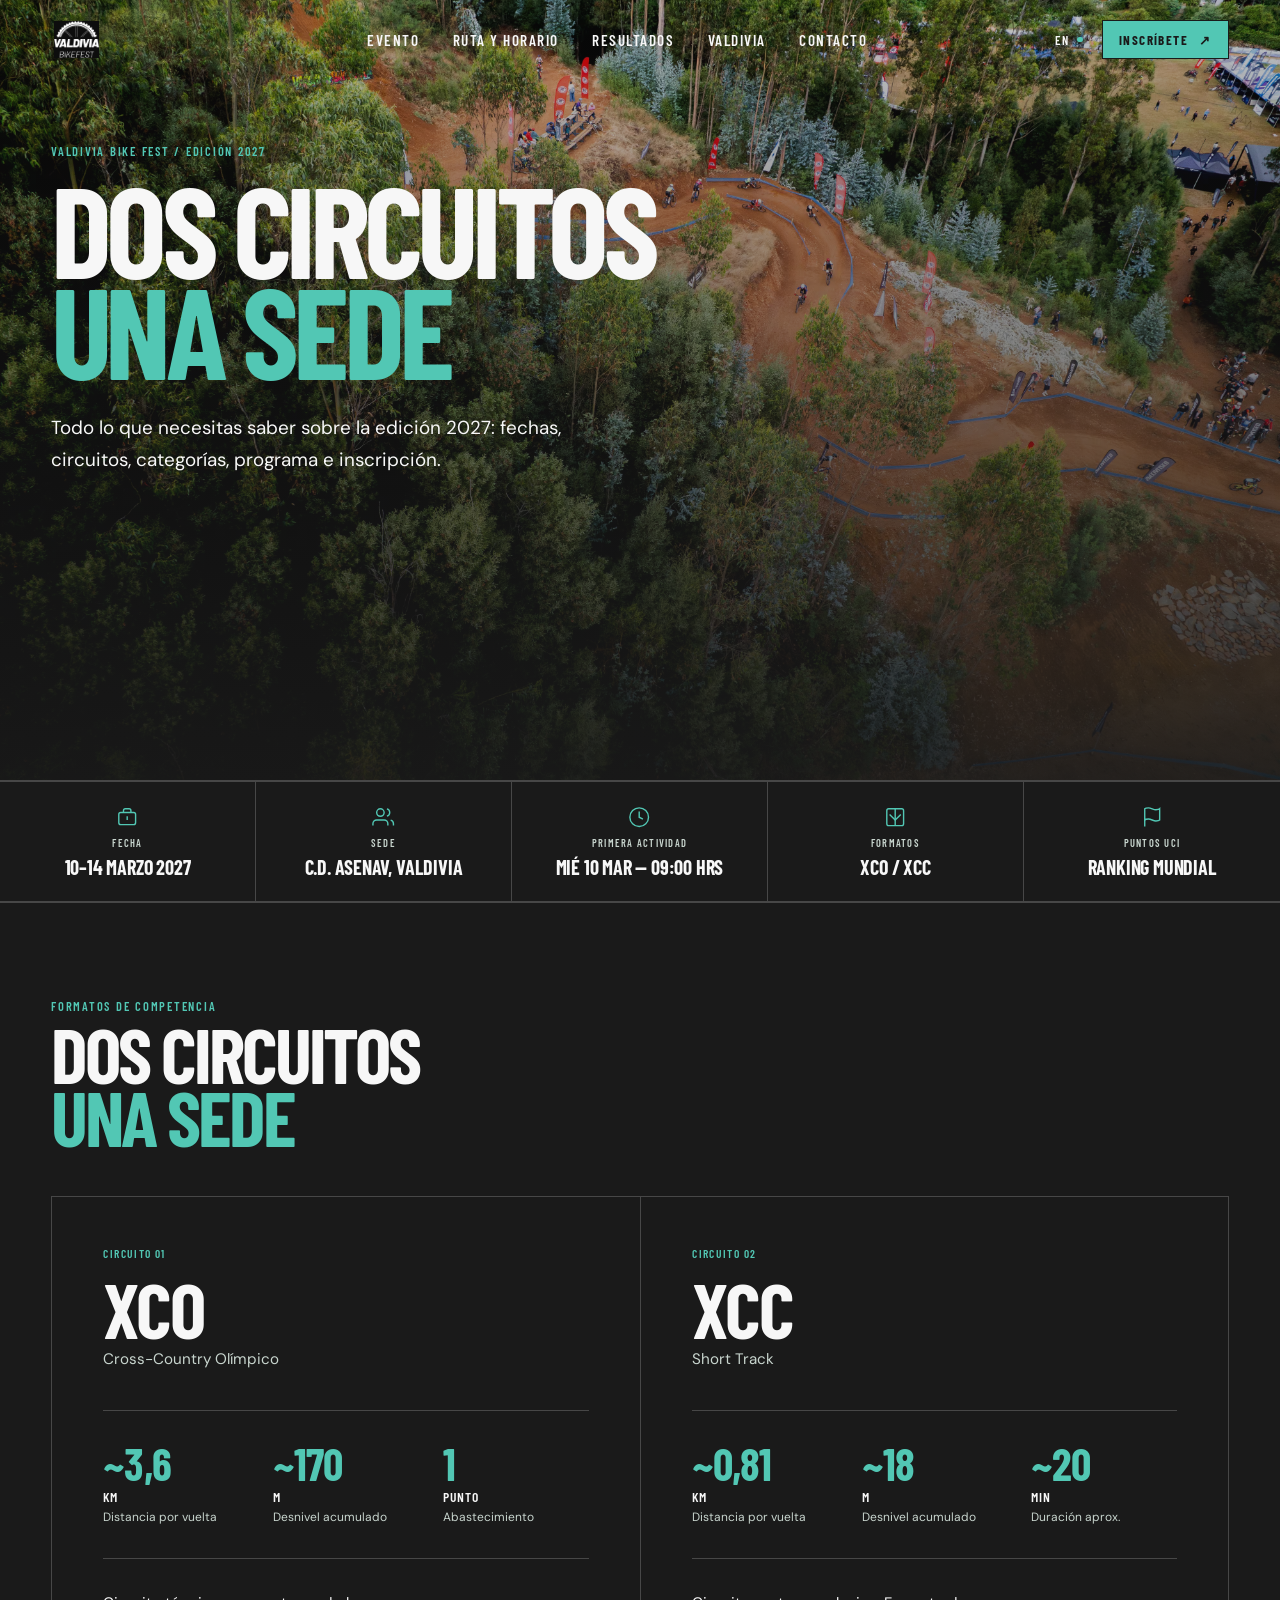
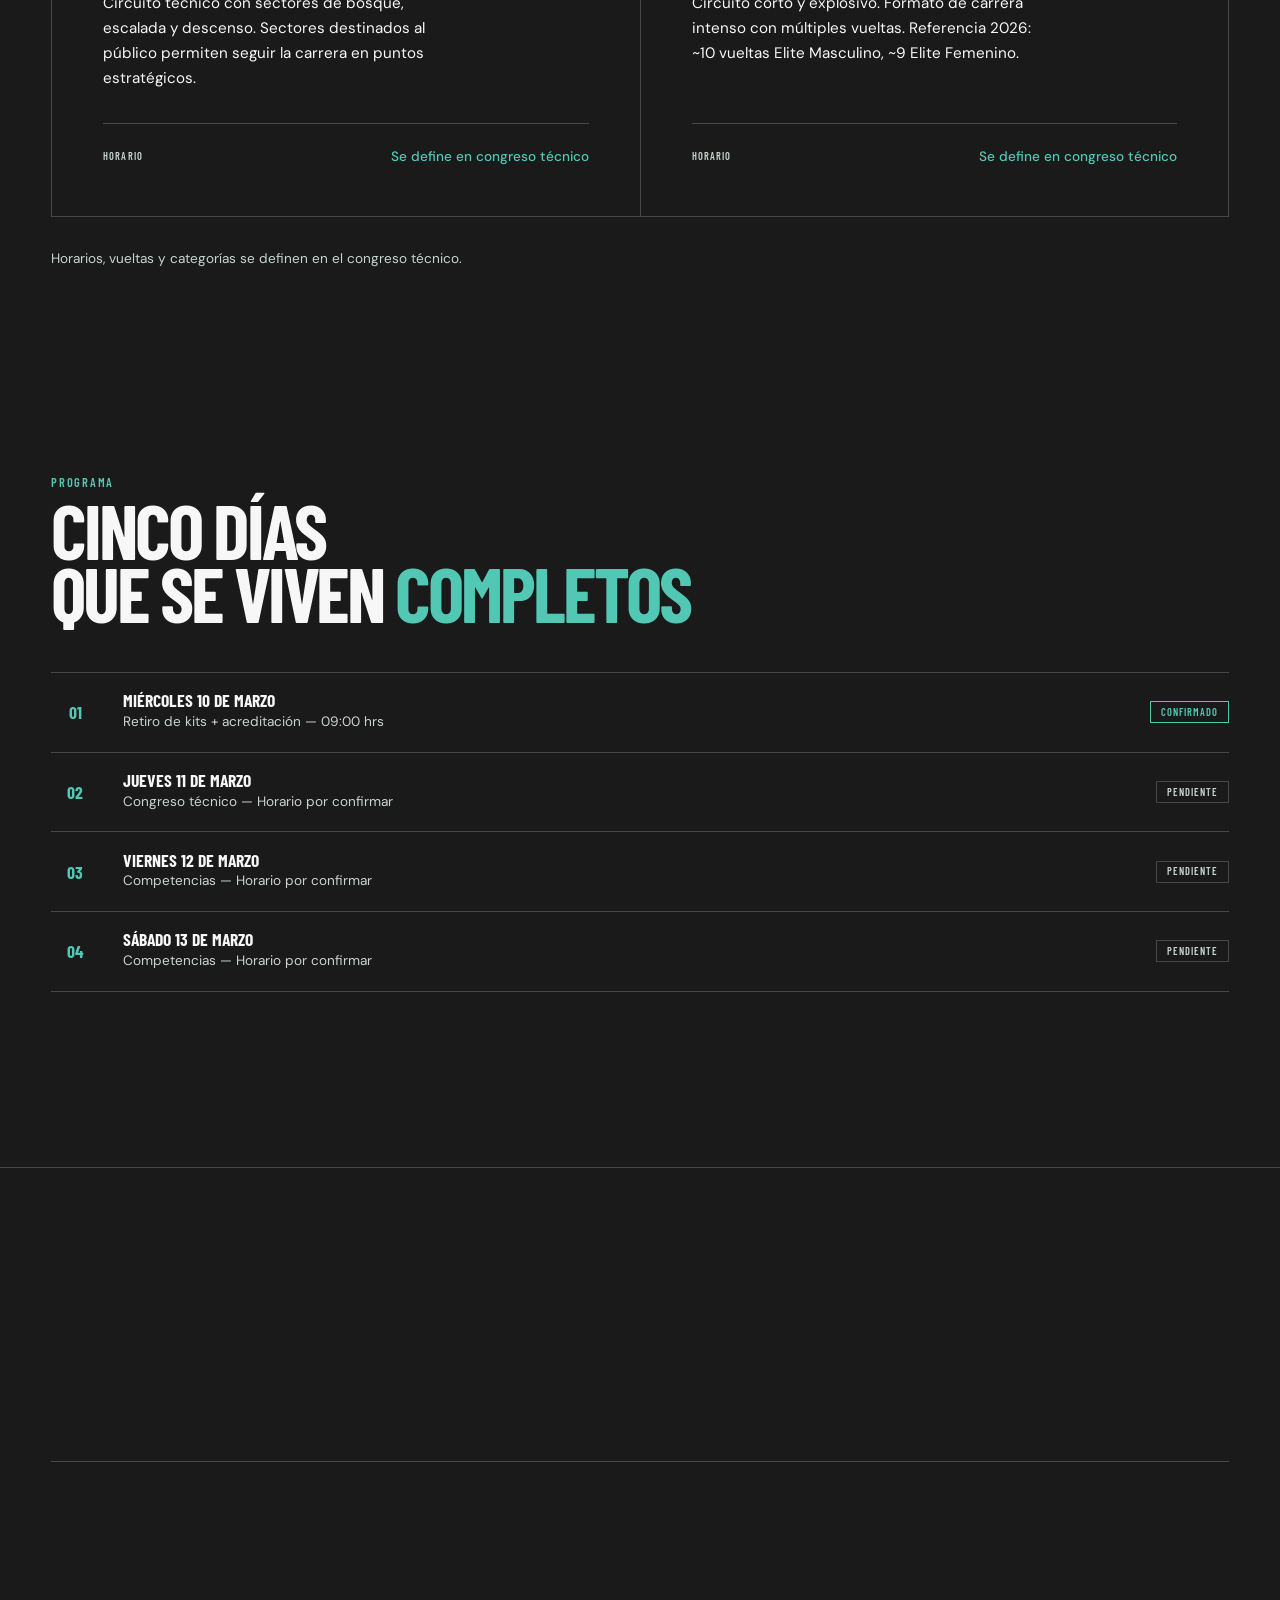
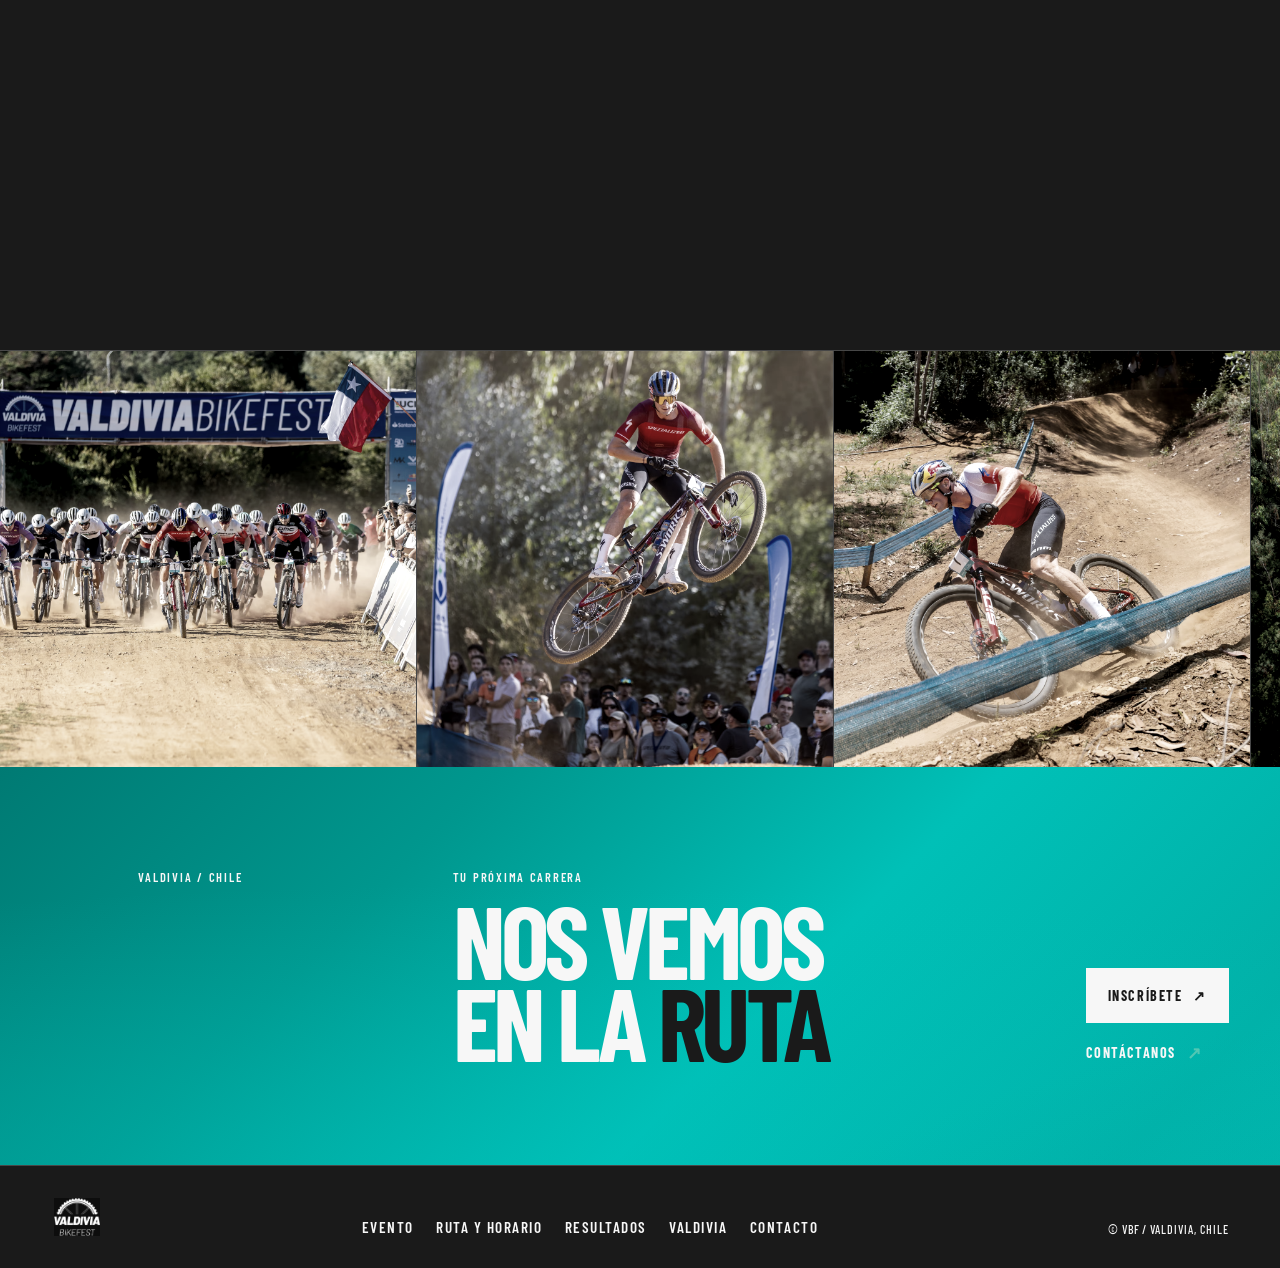
<file: ruta.html>
﻿<!doctype html>
<html lang="es">
<head>
  <meta charset="utf-8">
  <meta name="viewport" content="width=device-width, initial-scale=1">
  <title>Ruta y horario | Valdivia Bike Fest</title>
  <meta name="description" content="Todo sobre la edición 2027 de Valdivia Bike Fest: programa, circuitos XCO y XCC, categorías, congreso técnico, sede e inscripción.">
  <link rel="stylesheet" href="styles.css">
</head>
<body>
  <div class="site-shell">
    <header class="site-header">
      <a class="wordmark" href="index.html"><span class="wordmark-mark">VBF</span><span class="wordmark-name">Valdivia<br>Bike Fest</span></a>
      <nav class="main-nav" aria-label="Navegación principal">
        <a href="evento.html">Evento</a>
        <a href="ruta.html">Ruta y horario</a>
        <a href="resultados.html">Resultados</a>
        <a href="valdivia.html">Valdivia</a>
        <a href="contacto.html">Contacto</a>
      </nav>
      <div class="header-actions">
        <a class="button button-small button-lime" href="https://www.eventrid.cl/eventos/mvk/valdivia-bikefest-2026" target="_blank" rel="noopener" data-registration>Inscríbete <span aria-hidden="true">↗&#xFE0E;</span></a>
        <button class="menu-toggle" type="button" aria-expanded="false" aria-controls="mobile-menu" aria-label="Abrir menú"><span></span><span></span></button>
      </div>
    </header>

    <div class="mobile-menu" id="mobile-menu" hidden>
      <nav aria-label="Navegación móvil">
        <a href="evento.html">Evento</a>
        <a href="ruta.html">Ruta y horario</a>
        <a href="resultados.html">Resultados</a>
        <a href="valdivia.html">Valdivia</a>
        <a href="contacto.html">Contacto</a>
      </nav>
      <a class="button button-lime" href="https://www.eventrid.cl/eventos/mvk/valdivia-bikefest-2026" target="_blank" rel="noopener" data-registration>Inscríbete <span aria-hidden="true">↗&#xFE0E;</span></a>
    </div>
    <div class="menu-backdrop"></div>

    <main class="event-page">

      <!-- 1. HERO -->
      <section class="event-hero">
        <div class="event-hero-bg"><img src="img/ruta.avif" alt="" loading="eager" fetchpriority="high"></div>
        <div class="event-hero-overlay"></div>
        <div class="inner-intro">
          <p class="section-kicker">Valdivia Bike Fest / Edición 2027</p>
          <h1>Dos circuitos<br><em>Una sede</em></h1>
          <p>Todo lo que necesitas saber sobre la edición 2027: fechas, circuitos, categorías, programa e inscripción.</p>
        </div>
      </section>

      <!-- 2. DATOS CLAVE -->
      <section class="contact-race-section">
        <div class="contact-race-grid">
          <div class="contact-race-item">
            <span class="contact-race-icon"><svg width="24" height="24" viewBox="0 0 24 24" fill="none" stroke="currentColor" stroke-width="1.5"><rect x="3" y="7" width="18" height="13" rx="2"/><path d="M8 7V5a2 2 0 012-2h4a2 2 0 012 2v2"/><line x1="12" y1="11" x2="12" y2="15"/></svg></span>
            <span class="contact-race-label">Fecha</span>
            <strong class="contact-race-value">10–14 marzo 2027</strong>
          </div>
          <div class="contact-race-item">
            <span class="contact-race-icon"><svg width="24" height="24" viewBox="0 0 24 24" fill="none" stroke="currentColor" stroke-width="1.5"><path d="M17 21v-2a4 4 0 00-4-4H5a4 4 0 00-4 4v2"/><circle cx="9" cy="7" r="4"/><path d="M23 21v-2a4 4 0 00-3-3.87"/><path d="M16 3.13a4 4 0 010 7.75"/></svg></span>
            <span class="contact-race-label">Sede</span>
            <strong class="contact-race-value">C.D. ASENAV, Valdivia</strong>
          </div>
          <div class="contact-race-item">
            <span class="contact-race-icon"><svg width="24" height="24" viewBox="0 0 24 24" fill="none" stroke="currentColor" stroke-width="1.5"><circle cx="12" cy="12" r="10"/><polyline points="12 6 12 12 16 14"/></svg></span>
            <span class="contact-race-label">Primera actividad</span>
            <strong class="contact-race-value">Mié 10 mar — 09:00 hrs</strong>
          </div>
          <div class="contact-race-item">
            <span class="contact-race-icon"><svg width="24" height="24" viewBox="0 0 24 24" fill="none" stroke="currentColor" stroke-width="1.5"><path d="M6 9l6 6 6-6"/><rect x="3" y="3" width="18" height="18" rx="2"/><path d="M12 3v18"/></svg></span>
            <span class="contact-race-label">Formatos</span>
            <strong class="contact-race-value">XCO / XCC</strong>
          </div>
          <div class="contact-race-item">
            <span class="contact-race-icon"><svg width="24" height="24" viewBox="0 0 24 24" fill="none" stroke="currentColor" stroke-width="1.5"><path d="M4 15s1-1 4-1 5 2 8 2 4-1 4-1V3s-1 1-4 1-5-2-8-2-4 1-4 1z"/><line x1="4" y1="22" x2="4" y2="15"/></svg></span>
            <span class="contact-race-label">Puntos UCI</span>
            <strong class="contact-race-value">Ranking mundial</strong>
          </div>
        </div>
      </section>
      <!-- 3. FORMATOS DE COMPETENCIA -->
      <section class="event-formats-section animate-on-scroll">
        <p class="section-kicker animate-on-scroll">Formatos de competencia</p>
        <h2 class="animate-on-scroll" style="transition-delay:.1s">Dos circuitos<br><em>Una sede</em></h2>
        <div class="event-formats-grid">
          <div class="circuit-card animate-on-scroll" style="transition-delay:.15s">
            <div class="circuit-header">
              <span class="circuit-label">Circuito 01</span>
              <h3 class="circuit-name">XCO</h3>
              <p class="circuit-full-name">Cross-Country Olímpico</p>
            </div>
            <div class="circuit-metrics">
              <div class="metric"><span class="metric-value">~3,6</span><span class="metric-unit">km</span><span class="metric-label">Distancia por vuelta</span></div>
              <div class="metric"><span class="metric-value">~170</span><span class="metric-unit">m</span><span class="metric-label">Desnivel acumulado</span></div>
              <div class="metric"><span class="metric-value">1</span><span class="metric-unit">punto</span><span class="metric-label">Abastecimiento</span></div>
            </div>
            <div class="circuit-details">
              <p>Circuito técnico con sectores de bosque, escalada y descenso. Sectores destinados al público permiten seguir la carrera en puntos estratégicos.</p>
            </div>
            <div class="circuit-status">
              <span class="status-label">Horario</span>
              <span class="status-value">Se define en congreso técnico</span>
            </div>
          </div>
          <div class="circuit-card animate-on-scroll" style="transition-delay:.2s">
            <div class="circuit-header">
              <span class="circuit-label">Circuito 02</span>
              <h3 class="circuit-name">XCC</h3>
              <p class="circuit-full-name">Short Track</p>
            </div>
            <div class="circuit-metrics">
              <div class="metric"><span class="metric-value">~0,81</span><span class="metric-unit">km</span><span class="metric-label">Distancia por vuelta</span></div>
              <div class="metric"><span class="metric-value">~18</span><span class="metric-unit">m</span><span class="metric-label">Desnivel acumulado</span></div>
              <div class="metric"><span class="metric-value">~20</span><span class="metric-unit">min</span><span class="metric-label">Duración aprox.</span></div>
            </div>
            <div class="circuit-details">
              <p>Circuito corto y explosivo. Formato de carrera intenso con múltiples vueltas. Referencia 2026: ~10 vueltas Elite Masculino, ~9 Elite Femenino.</p>
            </div>
            <div class="circuit-status">
              <span class="status-label">Horario</span>
              <span class="status-value">Se define en congreso técnico</span>
            </div>
          </div>
        </div>
        <p class="event-formats-note">Horarios, vueltas y categorías se definen en el congreso técnico.</p>
      </section>

      <!-- 4. PROGRAMA POR DÍA -->
      <section class="event-schedule-section">
        <p class="section-kicker animate-on-scroll">Programa</p>
        <h2 class="animate-on-scroll" style="transition-delay:.1s">Cinco días<br>que se viven <em>completos</em></h2>
        <div class="event-schedule-list">
          <div class="event-schedule-row animate-on-scroll" style="transition-delay:.15s">
            <time>01</time>
            <div>
              <strong>Miércoles 10 de marzo</strong>
              <span>Retiro de kits + acreditación — 09:00 hrs</span>
            </div>
            <em class="schedule-status confirmed">Confirmado</em>
          </div>
          <div class="event-schedule-row animate-on-scroll" style="transition-delay:.2s">
            <time>02</time>
            <div>
              <strong>Jueves 11 de marzo</strong>
              <span>Congreso técnico — Horario por confirmar</span>
            </div>
            <em class="schedule-status pending">Pendiente</em>
          </div>
          <div class="event-schedule-row animate-on-scroll" style="transition-delay:.25s">
            <time>03</time>
            <div>
              <strong>Viernes 12 de marzo</strong>
              <span>Competencias — Horario por confirmar</span>
            </div>
            <em class="schedule-status pending">Pendiente</em>
          </div>
          <div class="event-schedule-row animate-on-scroll" style="transition-delay:.3s">
            <time>04</time>
            <div>
              <strong>Sábado 13 de marzo</strong>
              <span>Competencias — Horario por confirmar</span>
            </div>
            <em class="schedule-status pending">Pendiente</em>
          </div>
          <div class="event-schedule-row animate-on-scroll" style="transition-delay:.35s">
            <time>05</time>
            <div>
              <strong>Domingo 14 de marzo</strong>
              <span>Largadas finales + premiación — Horario por confirmar</span>
            </div>
            <em class="schedule-status pending">Pendiente</em>
          </div>
        </div>
      </section>

      <!-- 5. CONGRESO TÉCNICO (oculto por confirmar) -->
      <!--
      <section class="event-congress-section">
        <div class="event-congress-panel">
          <div class="congress-header">
            <span class="congress-status">POR CONFIRMAR</span>
            <h2>Congreso técnico</h2>
          </div>
          <p class="congress-description">El congreso técnico es la reunión obligatoria donde se definen los horarios de largada, el número de vueltas por categoría, y la reglamentación específica de la competencia. Se realiza antes del inicio de las competencias.</p>
          <p class="congress-note">La fecha y hora exactas se comunican oportunamente a todos los inscritos.</p>
          <div class="congress-footer">
            <span class="congress-icon">⚑</span>
            <span>Asistencia obligatoria para todos los corredores</span>
          </div>
        </div>
      </section>
      -->

      <!-- 6. CATEGORÍAS -->
      <section class="event-categories-section">
        <p class="section-kicker animate-on-scroll">Categorías</p>
        <h2 class="animate-on-scroll" style="transition-delay:.1s">Todas las<br><em>categorías</em></h2>
        <div class="event-categories-grid">
          <div class="category-group animate-on-scroll" style="transition-delay:.15s">
            <h3>UCI Internacional</h3>
            <ul>
              <li>Elite Masculino</li>
              <li>Elite Femenino</li>
              <li>Sub23 Masculino</li>
              <li>Sub23 Femenino</li>
              <li>Junior Masculino</li>
              <li>Junior Femenino</li>
            </ul>
          </div>
          <div class="category-group animate-on-scroll" style="transition-delay:.2s">
            <h3>Master</h3>
            <ul>
              <li>Master A (30–39)</li>
              <li>Master B (40–49)</li>
              <li>Master C (50–59)</li>
              <li>Master D (60+)</li>
            </ul>
          </div>
          <div class="category-group animate-on-scroll" style="transition-delay:.25s">
            <h3>Abiertas</h3>
            <ul>
              <li>Short Track Open</li>
              <li>Promocional</li>
            </ul>
          </div>
          <div class="category-group animate-on-scroll" style="transition-delay:.3s">
            <h3>Menores</h3>
            <ul>
              <li>Cadete</li>
              <li>Juvenil</li>
              <li>Pre-juvenil</li>
            </ul>
          </div>
        </div>
        <p class="event-categories-note animate-on-scroll" style="transition-delay:.35s">Listado de categorías sujeto a confirmación oficial.</p>
      </section>

      <!-- 7. GALERÍA -->
      <section class="contact-gallery route-gallery">
        <div class="contact-gallery-track">
          <button type="button" class="contact-gallery-item" data-gallery-trigger><img src="img/carrera.avif" alt="Competencia en curso" loading="lazy"></button>
          <button type="button" class="contact-gallery-item" data-gallery-trigger><img src="img/salto.avif" alt="Salto en competencia" loading="lazy"></button>
          <button type="button" class="contact-gallery-item" data-gallery-trigger><img src="img/terreno.avif" alt="Terreno de carrera" loading="lazy"></button>
          <button type="button" class="contact-gallery-item" data-gallery-trigger><img src="img/ruta.avif" alt="Recorrido de competencia" loading="lazy"></button>
          <button type="button" class="contact-gallery-item" data-gallery-trigger><img src="img/bajada.avif" alt="Descenso en competencia" loading="lazy"></button>
          <button type="button" class="contact-gallery-item" data-gallery-trigger><img src="img/pista.avif" alt="Pista de competencia" loading="lazy"></button>
          <button type="button" class="contact-gallery-item" data-gallery-trigger><img src="img/resultados_hombre.avif" alt="Competidor masculino" loading="lazy"></button>
          <button type="button" class="contact-gallery-item" data-gallery-trigger><img src="img/resultados_mujer.avif" alt="Competidora femenina" loading="lazy"></button>
          <button type="button" class="contact-gallery-item" data-gallery-trigger><img src="img/valdivia_1.avif" alt="Valdivia paisaje 1" loading="lazy"></button>
          <button type="button" class="contact-gallery-item" data-gallery-trigger><img src="img/valdivia_2.avif" alt="Valdivia paisaje 2" loading="lazy"></button>
          <button type="button" class="contact-gallery-item" data-gallery-trigger><img src="img/valdivia_3.avif" alt="Valdivia paisaje 3" loading="lazy"></button>
          <button type="button" class="contact-gallery-item" data-gallery-trigger><img src="img/valdivia_4.avif" alt="Valdivia paisaje 4" loading="lazy"></button>
        </div>
      </section>

      <!-- 8. CTA FINAL -->
      <section class="final-cta" aria-labelledby="route-contact-title">
        <div class="final-cta-inner">
          <div class="cta-coordinate">VALDIVIA / CHILE</div>
          <div>
            <p class="section-kicker">Tu próxima carrera</p>
            <h2 id="route-contact-title">Nos vemos<br>en la <em>ruta</em></h2>
          </div>
          <div class="cta-actions">
            <a class="button button-lime" href="https://www.eventrid.cl/eventos/mvk/valdivia-bikefest-2026" target="_blank" rel="noopener" data-registration>Inscríbete <span aria-hidden="true">↗&#xFE0E;</span></a>
            <a class="text-link text-link-light" href="contacto.html">Contáctanos <span aria-hidden="true">↗&#xFE0E;</span></a>
          </div>
        </div>
      </section>

    </main>

    <footer class="site-footer">
      <a class="wordmark footer-wordmark" href="index.html"><span class="wordmark-mark">VBF</span><span class="wordmark-name">Valdivia<br>Bike Fest</span></a>
      <div class="footer-links">
        <a href="evento.html">Evento</a>
        <a href="ruta.html">Ruta y horario</a>
        <a href="resultados.html">Resultados</a>
        <a href="valdivia.html">Valdivia</a>
        <a href="contacto.html">Contacto</a>
      </div>
      <div class="footer-meta">
        <span>© VBF / Valdivia, Chile</span>
      </div>
    </footer>
  </div>
  <div class="toast" role="status" aria-live="polite" hidden></div>
  <script src="script.js"></script>
</body>
</html>
</file>
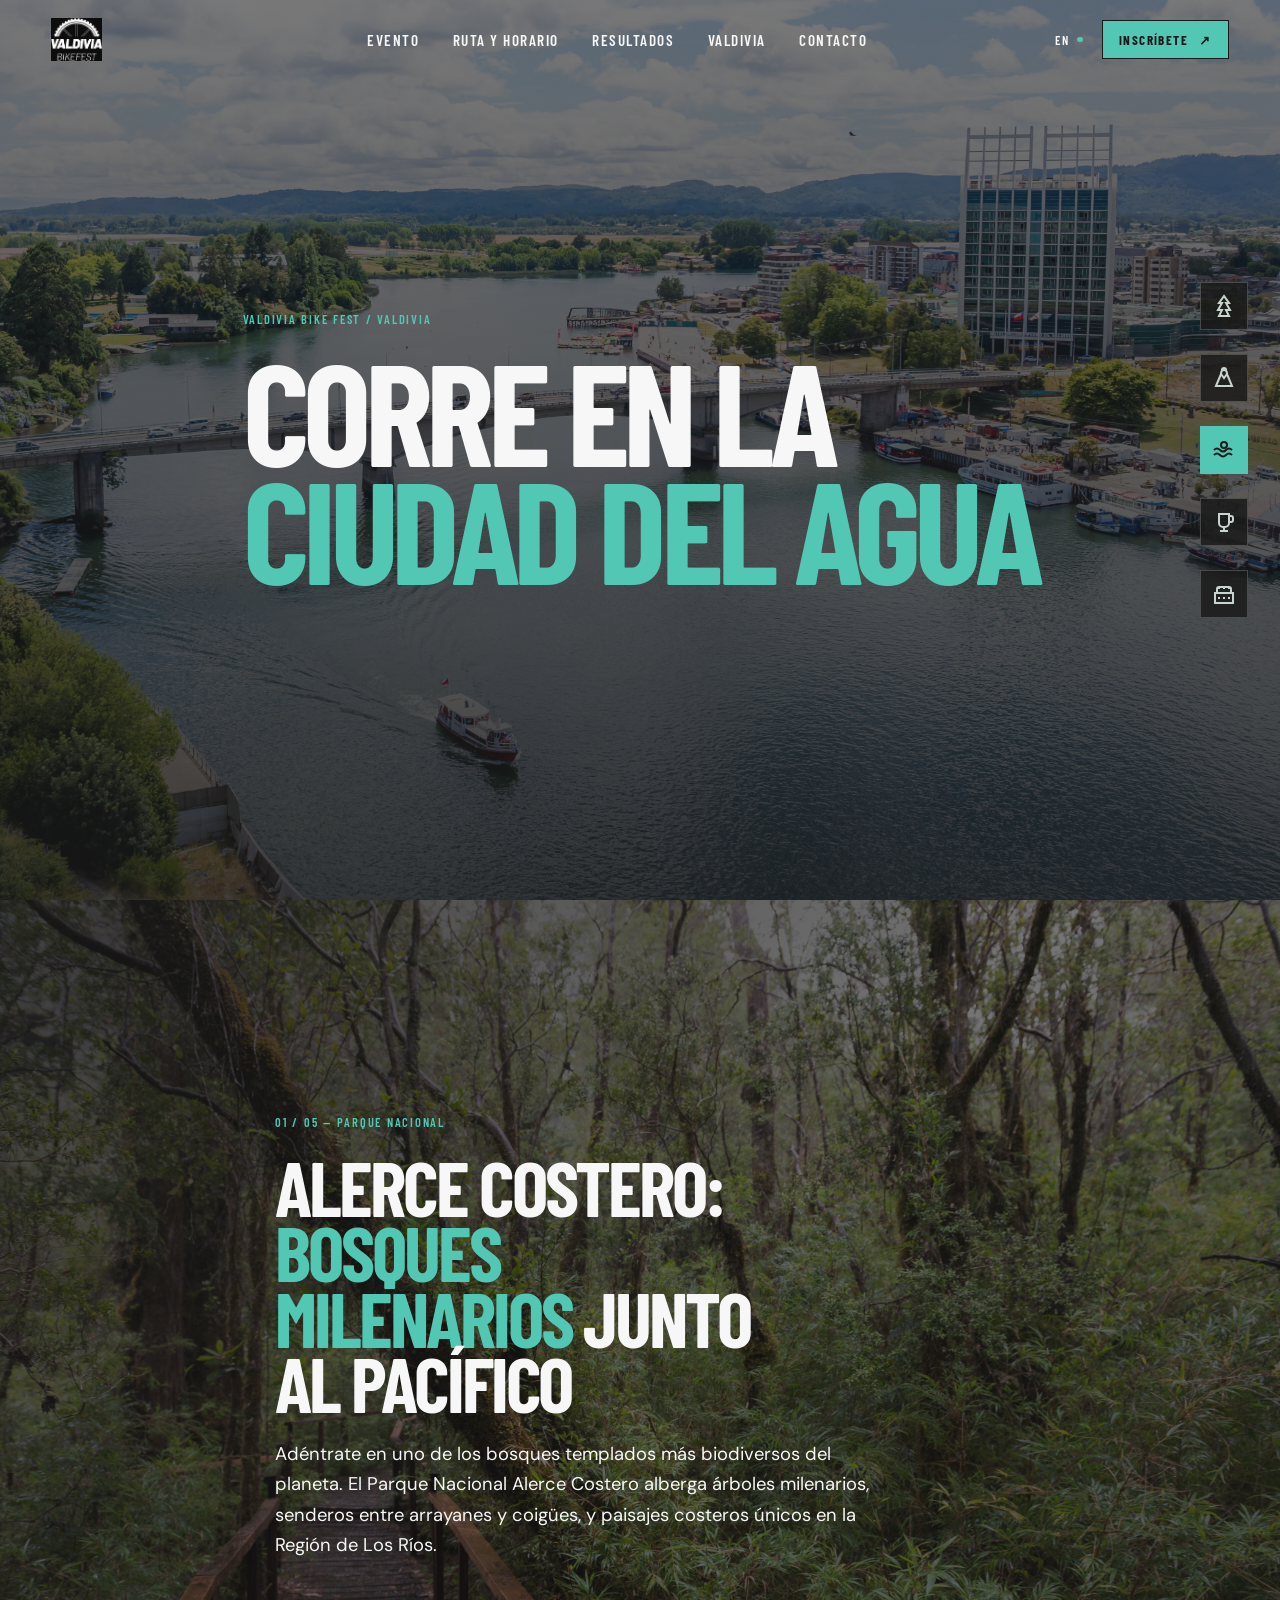
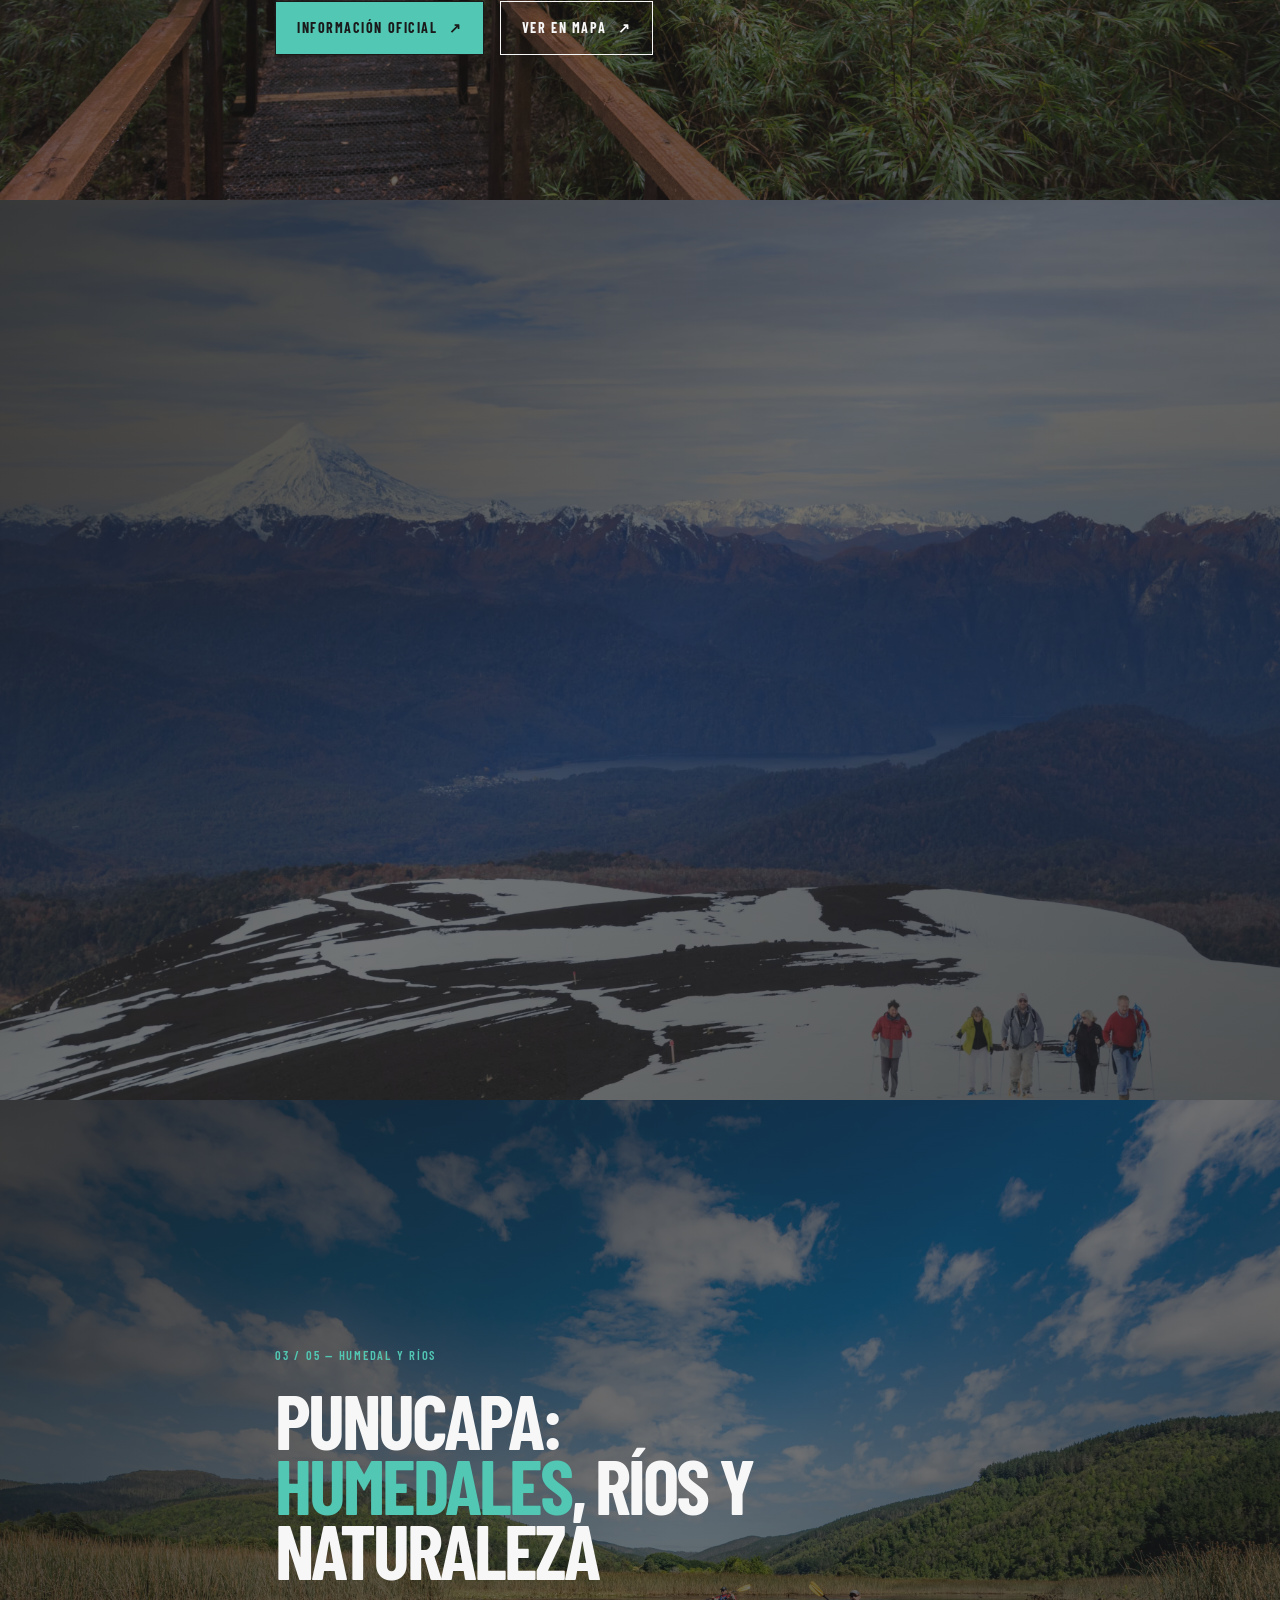
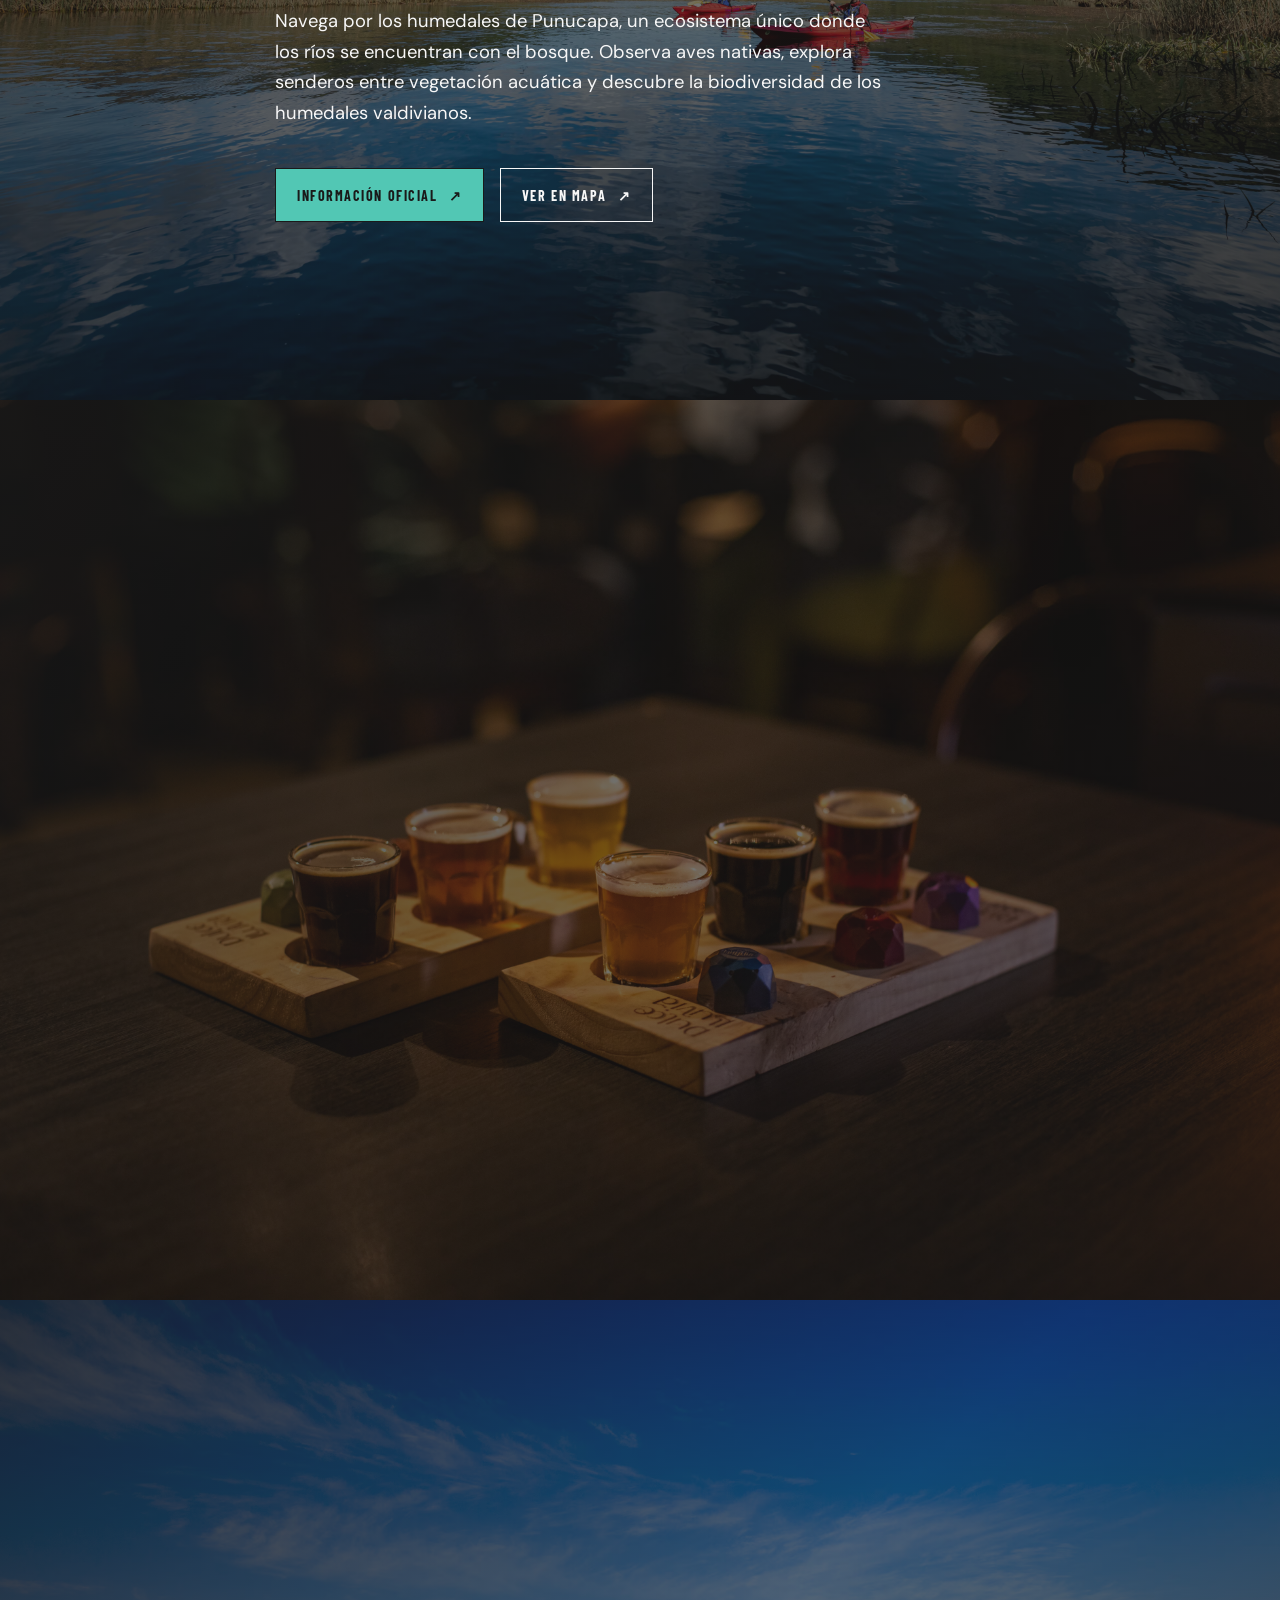
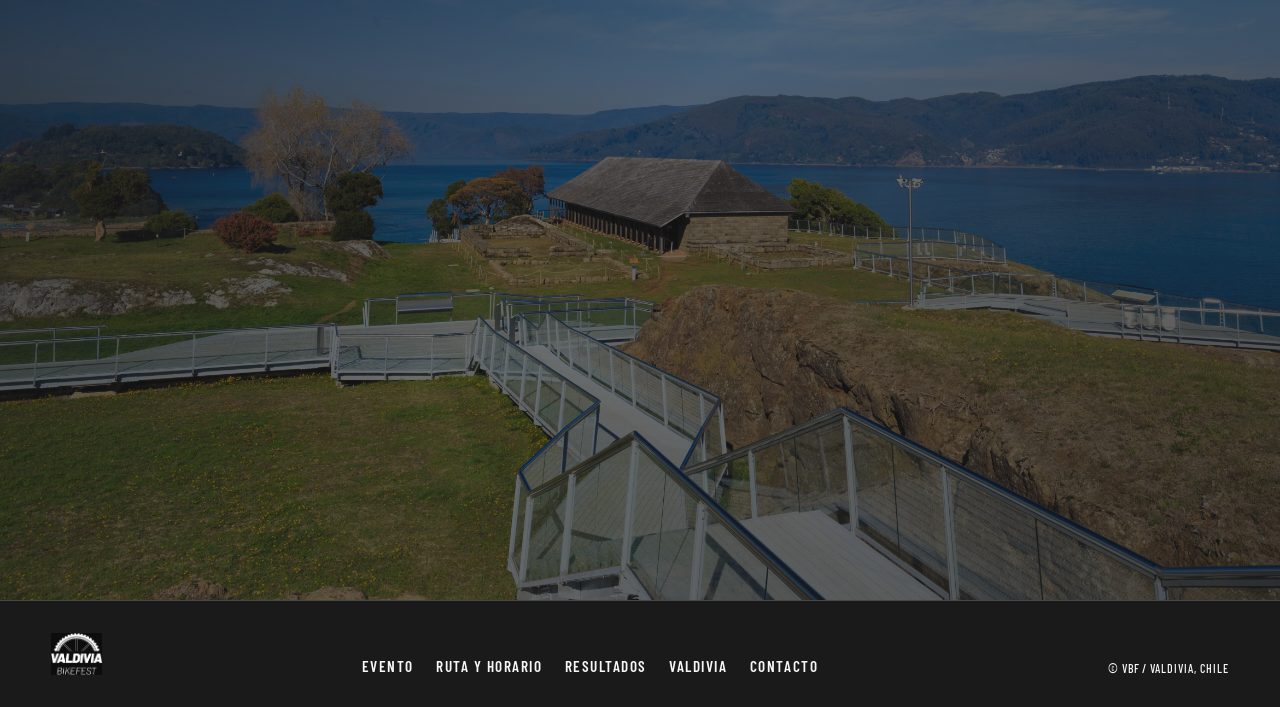
<file: valdivia.html>
﻿<!doctype html>
<html lang="es">
<head>
  <meta charset="utf-8">
  <meta name="viewport" content="width=device-width, initial-scale=1">
  <title>Descubre Valdivia y sus alrededores | Valdivia Bike Fest</title>
  <meta name="description" content="Explora los paisajes, bosques, humedales, volcanes y patrimonio de Valdivia y la Región de Los Ríos antes o después de disfrutar el Valdivia Bike Fest.">
  <meta property="og:title" content="Descubre Valdivia y sus alrededores | Valdivia Bike Fest">
  <meta property="og:description" content="Explora los paisajes, bosques, humedales, volcanes y patrimonio de Valdivia y la Región de Los Ríos antes o después de disfrutar el Valdivia Bike Fest.">
  <meta property="og:type" content="website">
  <meta property="og:locale" content="es_CL">
  <link rel="stylesheet" href="styles.css">
</head>
<body>
  <div class="site-shell">
    <header class="site-header">
      <a class="wordmark" href="index.html" aria-label="Valdivia Bike Fest, inicio">
        <img class="wordmark-logo" src="img/logo%20cropped.png" alt="Valdivia Bike Fest">
      </a>
      <nav class="main-nav" aria-label="Navegación principal">
        <a href="evento.html">Evento</a>
        <a href="ruta.html">Ruta y horario</a>
        <a href="resultados.html">Resultados</a>
        <a href="valdivia.html">Valdivia</a>
        <a href="contacto.html">Contacto</a>
      </nav>
      <div class="header-actions">
        <button class="language-toggle" type="button" aria-label="Cambiar idioma" data-language-toggle>
          <span data-language-label>EN</span>
          <span class="language-dot"></span>
        </button>
        <a class="button button-small button-lime" href="https://www.eventrid.cl/eventos/mvk/valdivia-bikefest-2026" target="_blank" rel="noopener" data-registration>Inscríbete <span aria-hidden="true">↗&#xFE0E;</span></a>
        <button class="menu-toggle" type="button" aria-expanded="false" aria-controls="mobile-menu" aria-label="Abrir menú">
          <span></span>
          <span></span>
        </button>
      </div>
    </header>

    <div class="mobile-menu" id="mobile-menu" hidden>
      <nav aria-label="Navegación móvil">
        <a href="evento.html">Evento</a>
        <a href="ruta.html">Ruta y horario</a>
        <a href="resultados.html">Resultados</a>
        <a href="valdivia.html">Valdivia</a>
        <a href="contacto.html">Contacto</a>
      </nav>
      <a class="button button-lime" href="https://www.eventrid.cl/eventos/mvk/valdivia-bikefest-2026" target="_blank" rel="noopener" data-registration>Inscríbete <span aria-hidden="true">↗&#xFE0E;</span></a>
    </div>
    <div class="menu-backdrop"></div>

    <main class="valdivia-presentation">
      <!-- Hero anterior -->
      <section class="valdivia-hero">
        <img src="img/valdivia_hero.avif" alt="" class="valdivia-hero-bg" loading="eager" fetchpriority="high">
        <div class="valdivia-hero-content">
          <p class="section-kicker">Valdivia Bike Fest / Valdivia</p>
          <h1>Corre en la<br><em>ciudad del agua</em></h1>
        </div>
      </section>

      <h1 class="visually-hidden">Descubre Valdivia y sus alrededores</h1>

      <!-- Navegación de destinos -->
      <nav class="destinations-nav" aria-label="Navegación de destinos">
        <a href="#alerce-costero" class="destinations-nav-item" aria-label="Parques naturales" data-destination="alerce-costero">
          <svg width="24" height="24" viewBox="0 0 24 24" fill="none" stroke="currentColor" stroke-width="2" aria-hidden="true">
            <path d="M12 2L7 9h3L6 16h4l-3 6h10l-3-6h4l-4-7h3z"/>
          </svg>
          <span class="destinations-nav-tooltip">Parques naturales</span>
        </a>
        <a href="#mocho-choshuenco" class="destinations-nav-item" aria-label="Volcanes" data-destination="mocho-choshuenco">
          <svg width="24" height="24" viewBox="0 0 24 24" fill="none" stroke="currentColor" stroke-width="2" aria-hidden="true">
            <path d="M4 20L9 8l3 4 3-4 5 12z"/>
            <path d="M9 8c0-2 1-4 3-4s3 2 3 4"/>
            <path d="M10 4c0-1 1-2 2-2s2 1 2 2"/>
          </svg>
          <span class="destinations-nav-tooltip">Volcanes</span>
        </a>
        <a href="#punucapa" class="destinations-nav-item" aria-label="Lagunas costeras" data-destination="punucapa">
          <svg width="24" height="24" viewBox="0 0 24 24" fill="none" stroke="currentColor" stroke-width="2" aria-hidden="true">
            <path d="M2 12c2-2 4-2 6 0s4 2 6 0 4-2 6 0"/>
            <path d="M2 17c2-2 4-2 6 0s4 2 6 0 4-2 6 0"/>
            <circle cx="12" cy="7" r="3"/>
          </svg>
          <span class="destinations-nav-tooltip">Lagunas costeras</span>
        </a>
        <a href="#cervezas" class="destinations-nav-item" aria-label="Cervezas artesanales" data-destination="cervezas">
          <svg width="24" height="24" viewBox="0 0 24 24" fill="none" stroke="currentColor" stroke-width="2" aria-hidden="true">
            <path d="M8 21h8M12 17v4"/>
            <path d="M7 4h10v9a4 4 0 0 1-4 4h-2a4 4 0 0 1-4-4V4z"/>
            <path d="M17 6h2a2 2 0 0 1 2 2v2a2 2 0 0 1-2 2h-2"/>
            <path d="M9 8h.01M12 8h.01M15 8h.01"/>
          </svg>
          <span class="destinations-nav-tooltip">Cervezas artesanales</span>
        </a>
        <a href="#fuerte-niebla" class="destinations-nav-item" aria-label="Historia" data-destination="fuerte-niebla">
          <svg width="24" height="24" viewBox="0 0 24 24" fill="none" stroke="currentColor" stroke-width="2" aria-hidden="true">
            <rect x="3" y="11" width="18" height="10"/>
            <path d="M5 11V7a2 2 0 0 1 2-2h10a2 2 0 0 1 2 2v4"/>
            <path d="M3 11h18"/>
            <path d="M7 15v2M12 15v2M17 15v2"/>
            <path d="M7 7V5M12 7V5M17 7V5"/>
          </svg>
          <span class="destinations-nav-tooltip">Historia</span>
        </a>
      </nav>

      <!-- Sección 1: Parque Nacional Alerce Costero -->
      <section id="alerce-costero" class="destination-section" aria-labelledby="alerce-costero-title">
        <img src="img/valdivia_parque_nacional_alerce_costero.avif" alt="Bosque milenario de alerces en el Parque Nacional Alerce Costero, con árboles centenarios cubiertos de musgo" class="destination-bg" loading="eager" fetchpriority="high">
        <div class="destination-overlay"></div>
        <div class="destination-content">
          <p class="destination-kicker animate-on-scroll">01 / 05 — Parque Nacional</p>
          <h2 id="alerce-costero-title" class="destination-title animate-on-scroll">Alerce Costero: <span class="destination-title-accent">bosques milenarios</span> junto al Pacífico</h2>
          <p class="destination-description animate-on-scroll">Adéntrate en uno de los bosques templados más biodiversos del planeta. El Parque Nacional Alerce Costero alberga árboles milenarios, senderos entre arrayanes y coigües, y paisajes costeros únicos en la Región de Los Ríos.</p>
          <div class="destination-actions animate-on-scroll">
            <a href="https://www.conaf.cl/regiones/los-rios/" class="button button-lime" target="_blank" rel="noopener"">Información oficial <span aria-hidden="true">↗&#xFE0E;</span></a>
            <a href="https://www.google.com/maps/search/?api=1&query=Parque+Nacional+Alerce+Costero+Chile" class="button button-ghost" target="_blank" rel="noopener"">Ver en mapa <span aria-hidden="true">↗&#xFE0E;</span></a>
          </div>
        </div>
      </section>

      <!-- Sección 2: Volcán Mocho Choshuenco -->
      <section id="mocho-choshuenco" class="destination-section" aria-labelledby="mocho-choshuenco-title">
        <img src="img/valdivia_volcan_mocho_choshuenco.avif" alt="Volcán Mocho Choshuenco con su cumbre nevada y laguna en el cráter, rodeado de bosque nativo" class="destination-bg" loading="lazy">
        <div class="destination-overlay"></div>
        <div class="destination-content">
          <p class="destination-kicker animate-on-scroll">02 / 05 — Volcán y Reserva</p>
          <h2 id="mocho-choshuenco-title" class="destination-title animate-on-scroll">Mocho Choshuenco: montañas, <span class="destination-title-accent">nieve y aventura</span></h2>
          <p class="destination-description animate-on-scroll">Ascende hasta el cráter de este volcán activo y descubre una laguna turquesa en su cumbre. La Reserva Nacional Mocho Choshuenco ofrece trekking, deportes de invierno y vistas panorámicas de la cordillera y el océano Pacífico.</p>
          <div class="destination-actions animate-on-scroll">
            <a href="https://www.conaf.cl/parque_nacionales/reserva-nacional-mocho-choshuenco/" class="button button-lime" target="_blank" rel="noopener"">Información oficial <span aria-hidden="true">↗&#xFE0E;</span></a>
            <a href="https://www.google.com/maps/search/?api=1&query=Reserva+Nacional+Mocho+Choshuenco+Chile" class="button button-ghost" target="_blank" rel="noopener"">Ver en mapa <span aria-hidden="true">↗&#xFE0E;</span></a>
          </div>
        </div>
      </section>

      <!-- Sección 3: Humedal Punucapa -->
      <section id="punucapa" class="destination-section" aria-labelledby="punucapa-title">
        <img src="img/valdivia_humedal_punucapa.avif" alt="Humedales de Punucapa con aguas tranquilas reflejando el cielo y la vegetación nativa" class="destination-bg" loading="lazy">
        <div class="destination-overlay"></div>
        <div class="destination-content">
          <p class="destination-kicker animate-on-scroll">03 / 05 — Humedal y Ríos</p>
          <h2 id="punucapa-title" class="destination-title animate-on-scroll">Punucapa: <span class="destination-title-accent">humedales</span>, ríos y naturaleza</h2>
          <p class="destination-description animate-on-scroll">Navega por los humedales de Punucapa, un ecosistema único donde los ríos se encuentran con el bosque. Observa aves nativas, explora senderos entre vegetación acuática y descubre la biodiversidad de los humedales valdivianos.</p>
          <div class="destination-actions animate-on-scroll">
            <a href="https://www.cehum.org/" class="button button-lime" target="_blank" rel="noopener"">Información oficial <span aria-hidden="true">↗&#xFE0E;</span></a>
            <a href="https://www.google.com/maps/search/?api=1&query=Punucapa+Valdivia+Chile" class="button button-ghost" target="_blank" rel="noopener"">Ver en mapa <span aria-hidden="true">↗&#xFE0E;</span></a>
          </div>
        </div>
      </section>

      <!-- Sección 4: Cervezas artesanales -->
      <section id="cervezas" class="destination-section" aria-labelledby="cervezas-title">
        <img src="img/valdivia_vida_nocturna.avif" alt="Cervecería artesanal valdiviana con barriles de madera y ambiente tradicional" class="destination-bg" loading="lazy">
        <div class="destination-overlay"></div>
        <div class="destination-content">
          <p class="destination-kicker animate-on-scroll">04 / 05 — Gastronomía Local</p>
          <h2 id="cervezas-title" class="destination-title animate-on-scroll">La <span class="destination-title-accent">tradición cervecera</span> de Valdivia</h2>
          <p class="destination-description animate-on-scroll">Valdivia es la cuna de la cerveza artesanal en Chile. Descubre la herencia cervecera alemana-valdiviana, visita cervecerías históricas como Kunstmann y Schopfloch, y degusta cervezas únicas elaboradas con ingredientes locales.</p>
          <div class="destination-actions animate-on-scroll">
            <a href="https://www.sernatur.cl/region/los-rios/" class="button button-lime" target="_blank" rel="noopener"">Información oficial <span aria-hidden="true">↗&#xFE0E;</span></a>
            <a href="https://www.google.com/maps/search/?api=1&query=Cerveceria+Kunstmann+Valdivia+Chile" class="button button-ghost" target="_blank" rel="noopener"">Ver en mapa <span aria-hidden="true">↗&#xFE0E;</span></a>
          </div>
        </div>
      </section>

      <!-- Sección 5: Fuerte Niebla -->
      <section id="fuerte-niebla" class="destination-section" aria-labelledby="fuerte-niebla-title">
        <img src="img/valdivia_fuerte_niebla.avif" alt="Castillo de Niebla, fortaleza histórica española frente a la bahía de Valdivia" class="destination-bg" loading="lazy">
        <div class="destination-overlay"></div>
        <div class="destination-content">
          <p class="destination-kicker animate-on-scroll">05 / 05 — Patrimonio Histórico</p>
          <h2 id="fuerte-niebla-title" class="destination-title animate-on-scroll">Fuerte Niebla: <span class="destination-title-accent">historia</span> frente al mar</h2>
          <p class="destination-description animate-on-scroll">Visita el Castillo de Niebla, una de las fortalezas coloniales españolas más importantes de Sudamérica. Explora sus murallas, museos y cañones mientras disfrutas de vistas panorámicas de la bahía de Valdivia y el río Calle-Calle.</p>
          <div class="destination-actions animate-on-scroll">
            <a href="https://www.monumentos.gob.cl/monumentos/monumentos-historicos/castillo-de-niebla" class="button button-lime" target="_blank" rel="noopener"">Información oficial <span aria-hidden="true">↗&#xFE0E;</span></a>
            <a href="https://www.google.com/maps/search/?api=1&query=Castillo+de+Niebla+Valdivia+Chile" class="button button-ghost" target="_blank" rel="noopener"">Ver en mapa <span aria-hidden="true">↗&#xFE0E;</span></a>
          </div>
        </div>
      </section>
    </main>

    <footer class="site-footer">
      <a class="wordmark footer-wordmark" href="index.html">
        <img class="wordmark-logo" src="img/logo%20cropped.png" alt="Valdivia Bike Fest">
      </a>
      <div class="footer-links">
        <a href="evento.html">Evento</a>
        <a href="ruta.html">Ruta y horario</a>
        <a href="resultados.html">Resultados</a>
        <a href="valdivia.html">Valdivia</a>
        <a href="mailto:valdiviabikefest@gmail.com">Contacto</a>
      </div>
      <div class="footer-meta">
        <span>© VBF / Valdivia, Chile</span>
      </div>
    </footer>
  </div>

  <div class="toast" role="status" aria-live="polite" hidden></div>
  <script src="script.js"></script>
</body>
</html>
</file>
<file: styles.css>
@import url('https://fonts.googleapis.com/css2?family=Barlow+Condensed:wght@500;600;700;800&family=DM+Sans:wght@400;500;600;700&display=swap');

:root {
  --ink: #1A1A1A;
  --ink-soft: #4C6444;
  --paper: #F7F7F7;
  --paper-dim: #c8d5ce;
  --line: rgba(247, 247, 247, .2);
  --turquoise: #52C7B4;
  --brand-deep: #4C6444;
  --display: "Barlow Condensed", "Arial Narrow", sans-serif;
  --body: "DM Sans", Arial, sans-serif;
  --pad: clamp(1.25rem, 4vw, 4.75rem);
  --event-strip-h: 9.5rem;
}

* { box-sizing: border-box; }
html { scroll-behavior: smooth; scroll-padding-top: 5rem; }
body { margin: 0; background: var(--ink); color: var(--paper); font-family: var(--body); font-size: 17px; line-height: 1.5; }
a { color: inherit; text-decoration: none; }
button { color: inherit; font: inherit; }
button:focus-visible, a:focus-visible { outline: 2px solid var(--turquoise); outline-offset: 5px; }
em { color: var(--turquoise); font-style: normal; }
.site-shell { overflow: clip; background: var(--ink); }

.site-header { min-height: 5rem; padding: 1.05rem var(--pad); display: flex; align-items: center; gap: 2rem; border-bottom: 1px solid transparent; position: fixed; top: 0; left: 0; right: 0; z-index: 20; background: transparent; box-shadow: none; transition: background .3s ease, box-shadow .3s ease, border-color .3s ease; }
.site-header.is-scrolled { background: var(--ink); box-shadow: 0 8px 24px rgba(0,0,0,.22); border-bottom-color: rgba(247,247,247,.28); }
.wordmark { display: inline-flex; align-items: center; min-width: 8rem; }
.wordmark-logo { display: block; width: clamp(3rem, 4vw, 3.75rem); height: auto; filter: invert(1); }
.wordmark::before { content: ""; display: block; width: clamp(3rem, 4vw, 3.75rem); aspect-ratio: 1.35; background: url("img/logo%20cropped.png") center / contain no-repeat; filter: invert(1); }
.wordmark:has(.wordmark-logo)::before { display: none; }
.wordmark-mark, .wordmark-name { position: absolute; width: 1px; height: 1px; padding: 0; margin: -1px; overflow: hidden; clip: rect(0, 0, 0, 0); white-space: nowrap; border: 0; }
.wordmark-mark { font: 800 1.7rem/.8 var(--display); letter-spacing: -.06em; color: var(--turquoise); }
.wordmark-name { font: 600 .58rem/1.05 var(--display); text-transform: uppercase; letter-spacing: .12em; }
.main-nav { display: flex; align-items: center; gap: clamp(1rem, 2.6vw, 2.75rem); margin-inline: auto; }
.main-nav a, .footer-links a { font: 600 .95rem var(--display); letter-spacing: .1em; text-transform: uppercase; color: var(--paper); transition: color .2s ease; }
.main-nav a:hover, .footer-links a:hover { color: var(--turquoise); }
.header-actions { display: flex; align-items: center; gap: 1.2rem; }
.language-toggle { border: 0; background: transparent; padding: .35rem 0; display: flex; gap: .5rem; align-items: center; font: 600 .78rem var(--display); letter-spacing: .1em; cursor: pointer; }
.language-dot, .signal-pulse, .status-dot { display: inline-block; width: .42rem; height: .42rem; border-radius: 50%; background: var(--turquoise); box-shadow: 0 0 0 .25rem rgba(82,199,180,.16); }
.language-dot { width: .35rem; height: .35rem; box-shadow: none; }
.button { display: inline-flex; align-items: center; justify-content: center; gap: .7rem; min-height: 3.4rem; padding: .85rem 1.3rem; border: 1px solid var(--turquoise); background: var(--turquoise); color: var(--ink); font: 700 .88rem var(--display); letter-spacing: .11em; text-transform: uppercase; transition: transform .2s ease, background .2s ease, color .2s ease; }
.button:hover { transform: translateY(-3px); background: var(--paper); border-color: var(--paper); }
.button-small { min-height: 2.45rem; padding: .65rem 1rem; font-size: .82rem; }
.menu-toggle { display: none; border: 0; background: transparent; padding: .5rem; cursor: pointer; position: relative; width: 2.55rem; height: 2.55rem; }
.menu-toggle span { display: block; width: 1.55rem; height: 1px; background: var(--paper); position: absolute; left: 50%; margin-left: -.775rem; transition: transform .25s ease, top .25s ease; }
.menu-toggle span:first-child { top: .85rem; }
.menu-toggle span:last-child { top: 1.55rem; }
.menu-toggle.is-active span:first-child { top: 1.2rem; transform: rotate(45deg); }
.menu-toggle.is-active span:last-child { top: 1.2rem; transform: rotate(-45deg); }
.mobile-menu { display: none; }
.mobile-menu[hidden] { display: none !important; }
.menu-backdrop { display: none; }

.hero { min-height: 100vh; padding: calc(5rem + clamp(2rem, 6vh, 4.5rem)) var(--pad) 0; display: grid; grid-template-rows: 1fr auto; align-items: center; position: relative; overflow: hidden; }
.hero-bg { position: absolute; inset: 0; width: 100%; height: 100%; object-fit: cover; z-index: 0; }
.hero::before { content: ""; position: absolute; inset: 0; background: linear-gradient(90deg, rgba(26,26,26,.92) 0%, rgba(26,26,26,.75) 40%, rgba(26,26,26,.3) 70%, rgba(26,26,26,.1) 100%); z-index: 1; }
.hero-content { position: relative; z-index: 2; display: grid; grid-template-columns: 1fr; align-items: start; }
.hero-copy { max-width: 55rem; position: relative; z-index: 1; align-self: start; }
.signal-line, .section-kicker, .board-topline, .board-bottomline, .route-detail-top, .results-board-head, .results-board-foot, .event-grid-label, .cta-coordinate { margin: 0; font: 600 .78rem/1.2 var(--display); letter-spacing: .14em; text-transform: uppercase; }
.signal-line { display: flex; align-items: center; gap: .8rem; color: var(--paper); }
.signal-rule { width: 2.7rem; height: 1px; background: var(--line); }
.signal-pulse { width: .38rem; height: .38rem; box-shadow: 0 0 0 .3rem rgba(82,199,180,.14); }
h1, h2, h3, p { margin-top: 0; }
h1, h2 { font-family: var(--display); font-weight: 700; letter-spacing: -.045em; text-transform: uppercase; }
h1 { margin: 1.8rem 0 1.5rem; font-size: clamp(5rem, 10vw, 9rem); line-height: .79; }
.hero-intro { margin-bottom: 2rem; color: var(--paper); font-size: clamp(1.05rem, 1.6vw, 1.2rem); line-height: 1.65; }
.hero-actions, .cta-actions { display: flex; align-items: center; gap: 1.5rem; }
.text-link, .arrow-link { display: inline-flex; align-items: center; gap: .7rem; font: 700 .88rem var(--display); letter-spacing: .1em; text-transform: uppercase; }
.text-link span, .arrow-link span { color: var(--turquoise); font-size: 1.2em; transition: transform .2s ease; }
.text-link:hover span, .arrow-link:hover span { transform: translate(3px, -3px); }


.board-topline, .board-bottomline { display: flex; justify-content: space-between; color: var(--paper); font-size: .72rem; }
.board-topline { padding: 0 .25rem .8rem; border-bottom: 1px solid var(--line); }
.board-bottomline { padding: .8rem .25rem 0; border-top: 1px solid var(--line); font-size: .68rem; }
.route-map-wrap { position: relative; height: 31rem; overflow: hidden; }
.route-map { width: 100%; height: 100%; display: block; }
.contours { stroke: rgba(137, 160, 143, .28); stroke-width: 1; }
.water-lines { stroke: rgba(76, 135, 182, .6); stroke-width: 16; opacity: .4; }
.route-shadow { fill: none; stroke: rgba(212,255,63,.18); stroke-width: 13; stroke-linecap: round; stroke-linejoin: round; }
.route-line { fill: none; stroke: var(--turquoise); stroke-width: 3.4; stroke-linecap: round; stroke-linejoin: round; stroke-dasharray: 7 7; animation: route-dash 18s linear infinite; }
@keyframes route-dash { to { stroke-dashoffset: -210; } }
.route-nodes circle { fill: var(--ink); stroke: var(--turquoise); stroke-width: 3; }
.route-nodes circle:first-child, .route-nodes circle:last-child { fill: var(--turquoise); }
.map-labels { font: 600 10px var(--display); letter-spacing: .13em; fill: var(--paper); }
.map-cross { stroke: rgba(233,237,226,.55); stroke-width: 1; }
.map-legend { position: absolute; bottom: 1rem; left: 1rem; display: flex; gap: 1rem; font: 600 .72rem var(--display); letter-spacing: .08em; text-transform: uppercase; color: var(--paper); }
.map-legend i { display: inline-block; width: 1.8rem; height: 2px; margin-right: .35rem; vertical-align: middle; }
.legend-route { background: var(--turquoise); }.legend-water { background: var(--brand-deep); }
.hero-side-note { position: absolute; right: 1rem; bottom: 2rem; writing-mode: vertical-rl; color: var(--paper); font: 600 .72rem/1.2 var(--display); letter-spacing: .16em; text-align: right; }
.hero-side-note strong { color: var(--turquoise); }

.status-strip { position: relative; z-index: 2; min-height: 6rem; padding: 1rem var(--pad); display: grid; grid-template-columns: 1fr 1.2fr 1fr; gap: 1rem; align-items: center; background: rgba(26,26,26,.85); color: var(--paper); border-top: 1px solid var(--line); animation: status-reveal .9s cubic-bezier(.22,1,.36,1) .35s both; }
@keyframes status-reveal { from { opacity: 0; transform: translateY(1.75rem); } to { opacity: 1; transform: translateY(0); } }
.status-label, .status-message { font: 700 .85rem var(--display); letter-spacing: .12em; text-transform: uppercase; color: var(--paper); }.status-label { display: flex; gap: .75rem; align-items: center; }.status-dot { background: var(--turquoise); box-shadow: 0 0 0 .25rem rgba(82,199,180,.2); }
.countdown { display: flex; justify-content: center; gap: clamp(.5rem, 1.5vw, 1.4rem); align-items: center; }.countdown > div { display: flex; align-items: baseline; gap: .35rem; }.countdown strong { font: 700 clamp(1.8rem, 3vw, 3rem)/1 var(--display); letter-spacing: -.02em; color: var(--turquoise); }.countdown span { font: 600 .72rem var(--display); text-transform: uppercase; letter-spacing: .05em; color: var(--paper); }.countdown b { font: 400 1.2rem var(--display); color: var(--paper); }.status-message { text-align: right; }.status-message span { margin-left: .4rem; font-size: 1.3em; }

.section { padding: clamp(5rem, 10vw, 4rem) var(--pad); }
.section-heading h2, .schedule-title h2, .results-copy h2, .valdivia-copy h2, .final-cta h2 { margin: .9rem 0 0; font-size: clamp(3.8rem, 7vw, 7.2rem); line-height: .8; }
.section-kicker { color: var(--turquoise); }.event-section { display: grid; grid-template-columns: 1.08fr .92fr; column-gap: clamp(2rem, 8vw, 10rem); }
.event-intro { padding-top: 3rem; max-width: 27rem; }.lead-copy { margin-bottom: 2rem; font-size: 1.18rem; line-height: 1.65; color: var(--paper); }.arrow-link { color: var(--turquoise); }
.event-grid { grid-column: 1 / -1; display: grid; grid-template-columns: 1.08fr 2fr; border-top: 1px solid var(--line); padding-top: 1.25rem; margin-top: 1rem; }.event-grid-label { color: var(--paper); }.info-list { list-style: none; margin: 0; padding: 0; display: grid; grid-template-columns: repeat(3, 1fr); gap: 1rem; }.info-list li { padding-right: 1rem; border-right: 1px solid var(--line); display: grid; grid-template-columns: 2.5rem 1fr; align-content: start; gap: .8rem; }.info-list li:last-child { border: 0; }.info-list span { color: var(--turquoise); font: 600 .85rem var(--display); }.info-list strong { font: 700 1.35rem/1 var(--display); letter-spacing: -.02em; text-transform: uppercase; }.info-list em { grid-column: 2; margin-top: .4rem; color: var(--paper); font: 400 .88rem/1.4 var(--body); }


.event-intro .lead-copy { min-height: 6.6em; }
.info-list em { min-height: 2.8em; }
@media (min-width: 761px) and (max-width: 1200px) { .info-list strong { min-height: 3em; } }

.route-section { position: relative; padding-top: 0; padding-bottom: 0; background: url('img/terreno.avif') center / cover no-repeat; }.route-section::before { content: ""; position: absolute; inset: 0; background: linear-gradient(180deg, rgba(26,26,26,.65) 0%, rgba(26,26,26,.45) 40%, rgba(26,26,26,.72) 100%); z-index: 0; }.route-section > * { position: relative; z-index: 1; }.route-header { display: flex; justify-content: space-between; gap: 3rem; align-items: end; margin-bottom: 0; padding: clamp(6rem, 12vw, 4rem) 0 clamp(4rem, 8vw, 4rem); }.route-header-copy { width: min(100%, 25rem); margin-bottom: .25rem; color: var(--paper); line-height: 1.65; }.interactive-route { display: grid; grid-template-columns: .65fr 1.35fr; border-top: 1px solid var(--line); border-bottom: 1px solid var(--line); background: var(--ink); overflow: hidden; }.route-controls { display: grid; grid-template-rows: repeat(2, 1fr); border-right: 1px solid var(--line); overflow: hidden; }.route-tab { width: 100%; height: 100%; min-height: 9rem; display: grid; grid-template-columns: 2.5rem 1fr; grid-template-rows: auto 1fr; align-content: center; gap: .3rem 1rem; padding: 1.25rem; text-align: left; background: transparent; border: 0; border-bottom: 1px solid var(--line); cursor: pointer; transition: background .2s ease, color .2s ease; overflow: hidden; }.route-tab:last-child { border-bottom: 0; }.route-tab span { grid-row: 1 / 3; color: var(--turquoise); font: 600 .88rem var(--display); }.route-tab strong { font: 700 2rem/.85 var(--display); letter-spacing: -.02em; text-transform: uppercase; }.route-tab small { color: var(--paper); font-size: .88rem; overflow: hidden; text-overflow: ellipsis; display: -webkit-box; -webkit-line-clamp: 2; -webkit-box-orient: vertical; line-height: 1.3; }.route-tab:hover, .route-tab.is-active { background: var(--turquoise); color: var(--ink); }.route-tab.is-active span, .route-tab:hover span { color: var(--ink); }.route-tab.is-active small, .route-tab:hover small { color: rgba(16,22,19,.7); }.route-detail { padding: 1.25rem 3rem; display: flex; flex-direction: column; justify-content: space-between; height: 100%; overflow: hidden; }.route-detail-header { display: flex; flex-direction: column; }.route-detail-footer { display: flex; flex-direction: column; margin-top: 1rem; }.route-detail-top { display: flex; justify-content: space-between; color: var(--paper); }.route-detail-copy { max-width: 35rem; overflow: hidden; }.route-detail h3 { margin: 1.2rem 0 .75rem; font: 700 clamp(3rem, 6vw, 6rem)/.85 var(--display); letter-spacing: -.04em; text-transform: uppercase; }.route-detail p { margin: 0; color: var(--paper); max-width: 35rem; line-height: 1.65; overflow: hidden; display: -webkit-box; -webkit-line-clamp: 3; -webkit-box-orient: vertical; }.route-data { display: grid; grid-template-columns: repeat(3, 1fr); gap: 1rem; padding-top: 1.25rem; border-top: 1px solid var(--line); }.route-data div { display: grid; gap: .35rem; }.route-data span { color: var(--paper); font: 600 .6rem var(--display); letter-spacing: .12em; text-transform: uppercase; }.route-data strong { font: 600 1.1rem var(--display); text-transform: uppercase; }.detail-footer { display: flex; justify-content: space-between; gap: 1rem; align-items: center; margin-top: 2rem; color: var(--paper); font-size: .7rem; }.detail-footer a { color: var(--turquoise); font-weight: 700; text-transform: uppercase; font-family: var(--display); letter-spacing: .08em; }

.schedule-section { position: relative; display: grid; grid-template-columns: .9fr 1.1fr; gap: clamp(2rem, 8vw, 10rem); background: url('img/bajada.avif') center / cover no-repeat fixed; overflow: hidden; }.schedule-section::before { content: ""; position: absolute; inset: 0; background: linear-gradient(180deg, rgba(26,26,26,.82) 0%, rgba(26,26,26,.7) 50%, rgba(26,26,26,.82) 100%); z-index: 0; }.schedule-section > * { position: relative; z-index: 1; }.schedule-title { align-self: start; }.schedule-list { border-top: 1px solid var(--line); }.schedule-row { display: grid; grid-template-columns: 2.5rem 1fr auto; gap: 1rem; align-items: center; min-height: 6.6rem; border-bottom: 1px solid var(--line); }.schedule-row time { color: var(--turquoise); font: 600 .88rem var(--display); }.schedule-row div { display: grid; gap: .2rem; }.schedule-row strong { font: 700 1.45rem/.95 var(--display); text-transform: uppercase; }.schedule-row span, .schedule-row em { color: var(--paper); font-size: .85rem; font-style: normal; }.schedule-row em { text-align: right; }
.results-section { display: grid; grid-template-columns: 1fr 1fr; align-items: stretch; background: var(--paper); color: var(--ink); }
.results-section .section-kicker { color: #668b22; }
.results-copy { max-width: 42rem; padding: clamp(5rem, 9vw, 9rem) var(--pad); }
.results-images { display: grid; height: 100%; min-height: 28rem; overflow: hidden; margin-right: calc(var(--pad) * -1 + 0px); }
.results-images img { width: 100%; height: 100%; object-fit: cover; }
.results-copy p:not(.section-kicker) { max-width: 32rem; margin: 2rem 0; color: #526058; line-height: 1.65; }
.results-copy .arrow-link { color: var(--ink); }
.results-copy .arrow-link span { color: #668b22; }
.button-dark { display: inline-flex; align-items: center; gap: .6rem; padding: .85rem 1.5rem; background: var(--ink); color: var(--paper); font: 700 .82rem/1 var(--display); letter-spacing: .1em; text-transform: uppercase; text-decoration: none; border: 1px solid var(--ink); transition: background .2s ease, color .2s ease, transform .2s ease; }
.button-dark span { color: #668b22; transition: transform .2s ease; }
.button-dark:hover { background: var(--paper); color: var(--ink); }
.button-dark:hover span { color: var(--ink); transform: translate(2px, -2px); }
.button-dark:focus-visible { outline: 2px solid var(--turquoise); outline-offset: 3px; }
.results-board { min-height: 27rem; display: flex; flex-direction: column; border: 1px solid rgba(16,22,19,.2); }
.results-board-head, .results-board-foot { display: flex; justify-content: space-between; padding: 1rem 1.25rem; border-bottom: 1px solid rgba(16,22,19,.2); font: 600 .72rem/1.2 var(--display); letter-spacing: .14em; text-transform: uppercase; }
.results-board-head span:last-child { color: #668b22; }
.results-board-tabs { display: flex; border-bottom: 1px solid rgba(16,22,19,.12); }
.results-board-tab { flex: 1; padding: .75rem 1rem; text-align: center; font: 700 .82rem/1 var(--display); letter-spacing: .08em; text-transform: uppercase; color: rgba(16,22,19,.28); border-right: 1px solid rgba(16,22,19,.12); transition: color .2s ease; }
.results-board-tab:last-child { border-right: 0; }
.results-board-tab.is-active { color: var(--ink); background: rgba(16,22,19,.04); }
.results-board-chips { display: flex; flex-wrap: wrap; gap: 0; border-bottom: 1px solid rgba(16,22,19,.12); }
.results-board-chips span { padding: .5rem .9rem; font: 600 .65rem/1 var(--display); letter-spacing: .1em; text-transform: uppercase; color: rgba(16,22,19,.32); border-right: 1px solid rgba(16,22,19,.12); border-bottom: 1px solid rgba(16,22,19,.12); }
.results-empty { flex: 1; padding: 3rem; display: flex; flex-direction: column; justify-content: center; background-image: linear-gradient(rgba(16,22,19,.06) 1px, transparent 1px), linear-gradient(90deg, rgba(16,22,19,.06) 1px, transparent 1px); background-size: 2.5rem 2.5rem; }
.empty-cross { width: 2.1rem; height: 2.1rem; display: grid; place-items: center; margin-bottom: 1.5rem; border: 1px solid #668b22; color: #668b22; font: 400 1.3rem var(--display); }
.results-empty strong { font: 700 clamp(2.5rem, 5vw, 5rem)/.82 var(--display); text-transform: uppercase; letter-spacing: -.04em; }
.results-empty p { color: #526058; font-size: .92rem; }
.results-board-foot { border-top: 1px solid rgba(16,22,19,.2); border-bottom: 0; color: #526058; }

.valdivia-section { min-height: 42rem; display: grid; grid-template-columns: 1.3fr .7fr; background: var(--ink); color: var(--paper); }.valdivia-carousel { min-height: 42rem; position: relative; overflow: hidden; }.carousel-img { position: absolute; inset: 0; width: 100%; height: 100%; object-fit: cover; opacity: 0; transition: opacity 1.5s ease-in-out; }.carousel-img.active { opacity: 1; }.valdivia-carousel::before { content: ""; position: absolute; inset: 0; background: linear-gradient(180deg, rgba(16,22,19,.15) 0%, rgba(16,22,19,.4) 100%); z-index: 1; }.map-phrase { position: absolute; left: var(--pad); bottom: 2rem; z-index: 2; font: 700 clamp(2.1rem, 4vw, 4.5rem)/.83 var(--display); letter-spacing: -.04em; text-transform: uppercase; color: var(--paper); text-shadow: 0 2px 8px rgba(0,0,0,.4); }.valdivia-copy { padding: clamp(3rem, 7vw, 7rem) clamp(2rem, 6vw, 6rem); display: flex; flex-direction: column; align-items: flex-start; justify-content: center; }.valdivia-copy h2 { font-size: clamp(3.7rem, 6vw, 6rem); }.valdivia-copy p:not(.section-kicker) { margin: 2rem 0; max-width: 24rem; color: var(--paper); line-height: 1.65; }.valdivia-copy .arrow-link { color: var(--turquoise); }.valdivia-copy .arrow-link span { color: var(--turquoise); }
.final-cta { padding: clamp(4rem, 8vw, 8rem) var(--pad); display: grid; grid-template-columns: 1fr 2fr 1fr; gap: 2rem; align-items: end; justify-items: center; background: var(--brand-deep); color: var(--paper); }.final-cta-inner { display: contents; }.final-cta .section-kicker { color: var(--paper); }.final-cta h2 { font-size: clamp(4rem, 8vw, 8rem); }.final-cta em { color: var(--ink); }.cta-coordinate { align-self: start; color: var(--paper); }.cta-actions { justify-self: end; flex-direction: column; align-items: flex-start; gap: 1.2rem; }.button-lime { border-color: var(--ink); }.final-cta .button-lime { background: var(--paper); color: var(--ink); border-color: var(--paper); }.final-cta .button-lime:hover { background: var(--ink); color: var(--paper); border-color: var(--ink); }.text-link-light { color: var(--paper); }
.site-footer { padding: 2rem var(--pad); display: grid; grid-template-columns: 1fr 2fr 1fr; gap: 2rem; align-items: end; border-top: 1px solid var(--line); }
.footer-social { display: flex; gap: 1rem; align-items: center; }
.footer-social a { display: inline-flex; align-items: center; justify-content: center; width: 2.2rem; height: 2.2rem; border: 1px solid var(--line); color: var(--paper-dim); transition: color .2s ease, border-color .2s ease, transform .2s ease; }
.footer-social a:hover { color: var(--turquoise); border-color: var(--turquoise); transform: translateY(-2px); }
.footer-social svg { width: 1rem; height: 1rem; }.footer-links { display: flex; gap: 1.4rem; flex-wrap: wrap; }.footer-meta { display: grid; justify-items: end; gap: .25rem; color: var(--paper); font: 500 .75rem var(--display); letter-spacing: .08em; text-transform: uppercase; }.toast { position: fixed; left: 50%; bottom: 1.5rem; z-index: 30; width: min(90vw, 30rem); padding: 1rem 1.2rem; transform: translateX(-50%); border: 1px solid var(--turquoise); background: var(--ink); color: var(--paper); font-size: .92rem; box-shadow: 0 1rem 3rem rgba(0,0,0,.3); }

@media (max-width: 980px) { .main-nav { gap: 1rem; }.main-nav a { font-size: .85rem; }.event-section, .schedule-section, .results-section { gap: 3rem; }.final-cta { grid-template-columns: .6fr 1fr .7fr; }.results-images { display: none; }.results-section { grid-template-columns: 1fr; } }
@media (max-width: 760px) { :root { --pad: 1.25rem; }.site-header { min-height: 4.5rem; }.wordmark { min-width: auto; }.wordmark-name { display: none; }.main-nav, .header-actions .language-toggle, .header-actions .button { display: none; }.header-actions { margin-left: auto; }.menu-toggle { display: block; }.mobile-menu { display: block; position: fixed; z-index: 21; top: 4.5rem; left: 0; right: 0; padding: 1rem var(--pad) 2rem; background: var(--ink); border-bottom: 1px solid var(--line); visibility: hidden; opacity: 0; pointer-events: none; transform: translateY(-8px); transition: transform .32s cubic-bezier(0.16, 1, 0.3, 1), opacity .32s cubic-bezier(0.16, 1, 0.3, 1), visibility .32s cubic-bezier(0.16, 1, 0.3, 1); max-height: calc(100vh - 4.5rem); overflow-y: auto; overscroll-behavior: contain; -webkit-overflow-scrolling: touch; }.mobile-menu.is-open { visibility: visible; opacity: 1; pointer-events: auto; transform: translateY(0); }.mobile-menu nav { display: grid; gap: 0; margin-bottom: 1.5rem; padding-bottom: 1.5rem; border-bottom: 1px solid var(--line); }.mobile-menu nav a { font: 700 1.7rem var(--display); text-transform: uppercase; border-bottom: 1px solid var(--line); padding: .75rem 0; min-height: 44px; display: flex; align-items: center; position: relative; -webkit-tap-highlight-color: transparent; opacity: 0; transform: translateY(12px); transition: opacity .32s cubic-bezier(0.16, 1, 0.3, 1), transform .32s cubic-bezier(0.16, 1, 0.3, 1), color .2s ease; }.mobile-menu nav a:last-child { border-bottom: 0; }.mobile-menu nav a::before { content: ""; position: absolute; left: 0; top: 0; bottom: 0; width: 2px; background: var(--turquoise); transform: scaleX(0); transform-origin: left; transition: transform .2s ease; }.mobile-menu nav a:hover { color: var(--turquoise); }.mobile-menu nav a:hover::before { transform: scaleX(1); }.mobile-menu.is-open nav a { opacity: 1; transform: translateY(0); }.mobile-menu.is-open nav a:nth-child(1) { transition-delay: 0ms; }.mobile-menu.is-open nav a:nth-child(2) { transition-delay: 40ms; }.mobile-menu.is-open nav a:nth-child(3) { transition-delay: 80ms; }.mobile-menu.is-open nav a:nth-child(4) { transition-delay: 120ms; }.mobile-menu.is-open nav a:nth-child(5) { transition-delay: 160ms; }.mobile-menu.is-open nav a:hover { transition-delay: 0ms; }.mobile-menu .button { width: 100%; }.menu-backdrop { display: block; position: fixed; inset: 0; z-index: 20; background: rgba(26, 26, 26, 0.6); opacity: 0; visibility: hidden; pointer-events: none; transition: opacity .32s cubic-bezier(0.16, 1, 0.3, 1), visibility .32s cubic-bezier(0.16, 1, 0.3, 1); }.menu-backdrop.is-open { opacity: 1; visibility: visible; pointer-events: auto; }.hero { min-height: 100vh; display: grid; grid-template-rows: 1fr auto; justify-content: center; }.hero::before { background: linear-gradient(180deg, rgba(26,26,26,.85) 0%, rgba(26,26,26,.6) 50%, rgba(26,26,26,.85) 100%); }.hero-content { display: block; }.hero-copy { max-width: none; }.hero h1 { font-size: clamp(4.7rem, 20vw, 8rem); }.hero-intro { max-width: 28rem; }.hero-footnote { margin-top: 3.5rem; }.status-strip { grid-template-columns: 1fr; gap: .8rem; padding-block: 1.35rem; }.status-label { justify-content: space-between; }.countdown { justify-content: flex-start; }.status-message { text-align: left; font-size: .78rem; }.section { padding-block: 5.5rem; }.event-section, .schedule-section, .results-section, .valdivia-section { display: block; }.event-intro { padding-top: 3rem; }.event-grid { display: block; margin-top: 4rem; }.event-grid-label { margin-bottom: 1.5rem; }.info-list { display: block; }.info-list li { min-height: 8rem; padding: 1.3rem 0; border-right: 0; border-bottom: 1px solid var(--line); }.route-header { display: block; padding: clamp(5rem, 10vw, 8rem) 0 clamp(3rem, 6vw, 5rem); }.route-header-copy { margin-top: 2.5rem; }.interactive-route { display: block; }.route-controls { grid-template-columns: repeat(2, 1fr); grid-template-rows: none; border-right: 0; border-bottom: 1px solid var(--line); }.route-tab { min-height: 7rem; display: block; padding: 1rem .7rem; }.route-tab span, .route-tab small { display: block; }.route-tab strong { display: block; margin: .65rem 0 .35rem; font-size: 1.35rem; }.route-tab small { font-size: .62rem; line-height: 1.25; }.route-detail { min-height: 25rem; padding: 2rem 1.25rem; }.route-detail-copy { margin: 4rem 0 3rem; }.route-data { gap: .5rem; }.route-data strong { font-size: .88rem; }.detail-footer { display: block; line-height: 1.5; }.detail-footer a { display: block; margin-top: 1.2rem; }.schedule-row { grid-template-columns: 1.5rem 1fr; gap: .7rem; padding-block: 1.1rem; }.schedule-row em { grid-column: 2; text-align: left; }.schedule-row strong { font-size: 1.25rem; }.results-section { padding-block: 5.5rem; }.results-board { min-height: 24rem; margin-top: 3.5rem; }.results-empty { padding: 2rem; }.valdivia-map { min-height: 28rem; }.map-phrase { left: 1.25rem; bottom: 1.5rem; font-size: 2.5rem; }.valdivia-copy { padding: 5rem 1.25rem; }.final-cta { display: block; padding-block: 5rem; text-align: left; }.final-cta .final-cta-inner { display: block; max-width: 22rem; margin-inline: auto; text-align: left; }.final-cta .cta-coordinate { text-align: left; }.final-cta .section-kicker { text-align: left; }.final-cta h2 { margin-block: 3rem; text-align: left; }.final-cta .cta-actions { display: flex !important; flex-direction: column !important; justify-content: flex-start !important; align-items: flex-start !important; gap: 1.2rem; text-align: left !important; padding: 0; margin: 0; width: 100%; }.final-cta .cta-actions > * { align-self: flex-start !important; text-align: left; margin-inline: 0 !important; }.site-footer { display: block; }.footer-links { margin: 2.5rem 0; }.footer-meta { justify-items: start; } }
@media (max-width: 760px) { .schedule-section { background-attachment: scroll; } .interactive-route { height: auto; overflow: visible; } .route-controls { grid-template-rows: auto; } .route-tab { min-height: 6rem; } }
@media (prefers-reduced-motion: reduce) { *, *::before, *::after { scroll-behavior: auto !important; animation-duration: .01ms !important; transition-duration: .01ms !important; } .schedule-section { background-attachment: scroll; } }

.inner-page { min-height: calc(100vh - 13rem); padding: clamp(5rem, 10vw, 10rem) var(--pad); }
.route-page-inner { padding: 0; }
.route-hero { position: relative; min-height: calc(100vh - 13rem); padding: clamp(5rem, 10vw, 10rem) var(--pad); overflow: hidden; }
.route-hero-bg { position: absolute; inset: 0; z-index: 0; }
.route-hero-bg img { width: 100%; height: 100%; object-fit: cover; display: block; }
.route-hero-overlay { position: absolute; inset: 0; z-index: 1; background: linear-gradient(180deg, rgba(26,26,26,.35) 0%, rgba(26,26,26,.6) 50%, rgba(26,26,26,.92) 100%); }
.route-hero .inner-intro { position: relative; z-index: 2; max-width: none; }
.route-hero .inner-intro h1 { max-width: none; }
.route-page-content { padding: clamp(5rem, 10vw, 10rem) var(--pad); }
.inner-intro { max-width: 52rem; }
.inner-intro h1 { max-width: 10ch; margin-top: 1.2rem; }
.inner-intro > p:last-child { max-width: 34rem; margin-top: 2rem; color: var(--paper); font-size: 1.18rem; line-height: 1.65; }
.inner-grid { display: grid; grid-template-columns: .65fr 1.35fr; gap: clamp(2rem, 8vw, 10rem); margin-top: clamp(5rem, 10vw, 10rem); padding-top: 1.25rem; border-top: 1px solid var(--line); }
.inner-aside { color: var(--turquoise); font: 600 .7rem/1.5 var(--display); letter-spacing: .1em; }
.inner-aside span { display: block; margin-top: 2rem; color: var(--paper); }
.inner-content { max-width: 48rem; }
.inner-content h2, .route-page-copy h2, .city-page-copy h2 { margin: 0 0 1.5rem; font: 700 clamp(3rem, 6vw, 6rem)/.82 var(--display); text-transform: uppercase; letter-spacing: -.04em; }
.inner-content > p, .route-page-copy > p, .city-page-copy > p { max-width: 35rem; color: var(--paper); line-height: 1.65; }
.detail-list { margin-top: 4rem; border-top: 1px solid var(--line); }
.detail-list > div { display: grid; grid-template-columns: 2rem 1fr 1.2fr; gap: 1rem; padding: 1.5rem 0; border-bottom: 1px solid var(--line); }
.detail-list span { color: var(--turquoise); font: 600 .72rem var(--display); }
.detail-list strong { font: 700 1.35rem var(--display); text-transform: uppercase; }
.detail-list p { margin: 0; color: var(--paper); font-size: .78rem; }
.route-page-panel, .city-page-grid { display: grid; grid-template-columns: 1.2fr .8fr; margin-top: clamp(5rem, 9vw, 9rem); border-top: 1px solid var(--line); border-bottom: 1px solid var(--line); }
.route-page-map { min-height: 35rem; padding: 2rem; background: #121a16; }
.route-page-copy, .city-page-copy { padding: clamp(2.5rem, 6vw, 6rem); display: flex; flex-direction: column; align-items: flex-start; justify-content: center; background: #19221d; }
.route-page-copy .button, .city-page-copy .button { margin-top: 2rem; }
.results-page-board { min-height: 36rem; max-width: 64rem; margin-top: clamp(5rem, 9vw, 9rem); border: 1px solid var(--line); display: flex; flex-direction: column; }
.results-page-board .results-empty { min-height: 28rem; }
.city-page-grid { background: #c6d2c9; }
.city-page-map { min-height: 35rem; position: relative; overflow: hidden; }
.city-page-copy { background: var(--paper); color: var(--ink); }
.city-page-copy p { color: #526058; }
.contact-page { padding: 0; }

.contact-hero { position: relative; height: 500px; padding: clamp(9rem, 5vw, 10rem) var(--pad); overflow: hidden; }
.contact-hero-bg { position: absolute; inset: 0; z-index: 0; }
.contact-hero-bg img { width: 100%; height: 100%; object-fit: cover; object-position: top center; display: block; }
.contact-hero-overlay { position: absolute; inset: 0; z-index: 1; background: linear-gradient(180deg, rgba(26,26,26,.4) 0%, rgba(26,26,26,.7) 50%, rgba(26,26,26,.9) 100%); }
.contact-hero .inner-intro { position: relative; z-index: 2; max-width: none; }
.contact-hero .inner-intro h1 { max-width: none; margin-top: 1.2rem; color: var(--paper); }
.contact-hero .inner-intro > p:last-child { margin-top: 2rem; color: var(--paper); font-size: 1.18rem; line-height: 1.65; }
.contact-hero .section-kicker { color: var(--turquoise); }

/* Fixed hero dimensions on desktop: language switching changes text length, not layout. */
@media (min-width: 761px) {
  .route-hero { height: calc(100vh - 13rem); min-height: 0; display: flex; flex-direction: column; justify-content: center; padding-block: 6rem 4rem; }
  .contact-hero { height: 500px; min-height: 0; display: flex; flex-direction: column; justify-content: flex-start; }
}
@media (min-width: 981px) {
  .route-hero { height: calc(100vh - var(--event-strip-h)); }
  .contact-hero { height: 500px; }
  .route-event-strip { height: var(--event-strip-h); }
  .route-event-grid { height: 100%; }
  .route-event-item { height: 100%; justify-content: center; padding-block: 0; }
}

.contact-form-section { padding: clamp(5rem, 10vw, 4rem) var(--pad); background: var(--ink); border-top: 1px solid var(--line); }
.contact-form-container { max-width: 40rem; margin: 0 auto; display: flex; flex-direction: column; align-items: center; gap: 3rem; }
.contact-form { width: 100%; display: flex; flex-direction: column; }
.contact-form-title { margin: 0 0 2rem; font: 700 clamp(2rem, 4vw, 3.5rem)/.85 var(--display); text-transform: uppercase; letter-spacing: -.02em; color: var(--paper); text-align: center; white-space: nowrap; }
.contact-form-title em { color: var(--turquoise); }
.contact-form-row { display: grid; grid-template-columns: 1fr 1fr; gap: 1rem; margin-bottom: 1.5rem; }
.contact-form-row .contact-form-field { margin-bottom: 0; }
.contact-form-field { display: flex; flex-direction: column; gap: .5rem; margin-bottom: 1.5rem; }
.contact-form-field label { font: 600 .72rem/1 var(--display); letter-spacing: .12em; text-transform: uppercase; color: var(--paper-dim); }
.contact-form-field input,
.contact-form-field textarea { width: 100%; padding: 1rem; background: rgba(247,247,247,.05); border: 1px solid var(--line); color: var(--paper); font: 400 1rem var(--body); transition: border-color .2s ease, background .2s ease; }
.contact-form-field input:focus,
.contact-form-field textarea:focus { outline: none; border-color: var(--turquoise); background: rgba(247,247,247,.08); }
.contact-form-field textarea { resize: vertical; min-height: 8rem; }
.contact-form .button { align-self: center; margin-top: 1rem; }

.contact-channels-compact { display: flex; gap: 2rem; justify-content: center; flex-wrap: wrap; padding-top: 2rem; border-top: 1px solid var(--line); width: 100%; }
.contact-channel-icon { display: flex; align-items: center; gap: .6rem; transition: color .2s ease; text-decoration: none; }
.contact-channel-icon:hover { color: var(--turquoise); }
.contact-channel-svg { flex-shrink: 0; color: var(--paper-dim); transition: color .2s ease; }
.contact-channel-icon:hover .contact-channel-svg { color: var(--turquoise); }
.contact-channel-icon strong { font: 600 .85rem var(--display); text-transform: uppercase; color: var(--paper); transition: color .2s ease; }
.contact-channel-icon:hover strong { color: var(--turquoise); }

.contact-map { background: var(--ink); border-top: 1px solid var(--line); }
.contact-map-iframe { display: block; width: 100%; height: 450px; filter: grayscale(.3) contrast(1.05); }

.contact-gallery { position: relative; overflow: hidden; border-top: 1px solid var(--line); background: var(--ink); }
.contact-gallery-track { display: flex; gap: 1px; background: var(--line); animation: gallery-scroll 60s linear infinite; width: max-content; }
.contact-gallery:hover .contact-gallery-track { animation-play-state: paused; }
.contact-gallery-item { flex: 0 0 auto; width: clamp(21rem, 32.5vw, 28.5rem); aspect-ratio: 1; overflow: hidden; cursor: pointer; border: 0; background: transparent; padding: 0; }
.contact-gallery-item img { width: 100%; height: 100%; object-fit: cover; display: block; filter: grayscale(.6) contrast(1.05); transition: filter .4s ease, transform .4s ease; }
.contact-gallery-item:hover img { filter: grayscale(0) contrast(1); transform: scale(1.05); }
.contact-gallery-item:focus-visible { outline: 2px solid var(--turquoise); outline-offset: -2px; }

@keyframes gallery-scroll {
  0% { transform: translateX(0); }
  100% { transform: translateX(-50%); }
}

@media (max-width: 760px) {
  .inner-page { padding-block: 4.5rem 5.5rem; }
  .route-page-inner { padding: 0; }
  .route-hero { min-height: calc(100vh - 13rem); }
  .route-page-content { padding: clamp(3rem, 6vw, 5rem) var(--pad); }
  .inner-grid, .route-page-panel, .city-page-grid { display: block; margin-top: 5rem; }
  .inner-aside { padding-bottom: 2rem; }
  .detail-list > div { grid-template-columns: 1.5rem 1fr; }
  .detail-list p { grid-column: 2; }
  .route-page-map, .city-page-map { min-height: 25rem; padding: 1rem; }
  .route-page-copy, .city-page-copy { padding: 3rem 1.25rem; }
  .results-page-board { min-height: 28rem; margin-top: 5rem; }
  .results-page-board .results-empty { min-height: 20rem; }
  .contact-hero { height: 500px; }
  .contact-form-title { font-size: clamp(1.4rem, 6vw, 2rem); white-space: normal; }
  .contact-form-row { grid-template-columns: 1fr; gap: 1.5rem; }
  .contact-channels-compact { flex-direction: row; gap: 1rem; align-items: center; }
  .contact-map-iframe { height: 300px; }
  .contact-gallery-item { width: clamp(15.5rem, 65vw, 21rem); }
}

/* Brand asset layer: real photography sits behind the hero frame. */
.results-photo-grid { display: grid; grid-template-columns: 1fr 1fr; height: 10rem; overflow: hidden; border-bottom: 1px solid rgba(26,26,26,.2); }
.results-photo-grid img { width: 100%; height: 100%; object-fit: cover; filter: grayscale(1) contrast(1.05); }
.route-page-map { position: relative; overflow: hidden; background: linear-gradient(120deg, rgba(26,26,26,.78), rgba(76,100,68,.32)), url("img/ruta.avif") center / cover; }
.route-page-map::after { content: ""; position: absolute; inset: 0; background: rgba(26,26,26,.28); pointer-events: none; }
.route-page-map .route-map { position: relative; z-index: 1; }
.city-page-map { background-image: linear-gradient(120deg, rgba(26,26,26,.7), rgba(76,100,68,.25)), url("img/chile.avif"); background-position: center; background-size: cover; }
.results-section .section-kicker, .results-copy .arrow-link span, .valdivia-copy .arrow-link span, .city-page-copy p { color: var(--brand-deep); }
.results-copy p:not(.section-kicker), .results-empty p { color: var(--brand-deep); }
.results-section .results-board { border-color: rgba(26,26,26,.2); }
.route-page-copy { background: var(--brand-deep); }
.route-page-map { background-color: var(--ink); }
.city-page-grid { background: var(--brand-deep); }
.results-board-head span:last-child, .results-board-foot, .empty-cross, .results-board-tab, .results-board-chips span { color: var(--brand-deep); }
.results-board-tab.is-active { color: var(--ink); }
.empty-cross { border-color: var(--brand-deep); }
.contours { stroke: rgba(247,247,247,.28); }
.water-lines { stroke: rgba(82,199,180,.55); }
.route-shadow { stroke: rgba(82,199,180,.2); }
.city-page-map .river-shape { background: var(--turquoise); }
.final-cta { 
  background: 
    radial-gradient(ellipse at 20% 50%, rgba(0,193,186,.4) 0%, transparent 50%),
    radial-gradient(ellipse at 80% 80%, rgba(0,151,142,.6) 0%, transparent 50%),
    linear-gradient(135deg, #007a73 0%, #00978e 15%, #00c0b7 30%, #01b0a7 45%, #00c1ba 60%, #00d4c8 75%, #01b0a7 90%, #006b65 100%);
  background-size: 200% 200%;
  animation: gradient-shift 15s ease infinite;
}
@keyframes gradient-shift {
  0%, 100% { background-position: 0% 50%; }
  50% { background-position: 100% 50%; }
}

.rwgps-section { padding: clamp(5rem, 10vw, 10rem) var(--pad); background: #121a16; }
.rwgps-container { max-width: 72rem; }
.rwgps-container h2 { margin: .9rem 0 2.5rem; font: 700 clamp(3rem, 6vw, 6rem)/.82 var(--display); text-transform: uppercase; letter-spacing: -.04em; }
.rwgps-embed { border: 1px solid var(--line); background: #19221d; overflow: hidden; }
.rwgps-placeholder { display: flex; flex-direction: column; }
.rwgps-placeholder-header { display: flex; justify-content: space-between; align-items: center; padding: 1rem 1.25rem; border-bottom: 1px solid var(--line); }
.rwgps-logo { font: 700 .85rem var(--display); letter-spacing: .02em; color: var(--turquoise); }
.rwgps-badge { font: 600 .6rem var(--display); letter-spacing: .1em; text-transform: uppercase; color: var(--paper); padding: .35rem .7rem; border: 1px solid var(--line); }
.rwgps-placeholder-map { position: relative; background: #1a2e1f; }
.rwgps-map-svg { width: 100%; height: auto; display: block; }
.rwgps-placeholder-stats { display: grid; grid-template-columns: repeat(3, 1fr); border-top: 1px solid var(--line); border-bottom: 1px solid var(--line); }
.rwgps-stat { display: flex; flex-direction: column; align-items: center; justify-content: center; padding: 1.5rem 1rem; border-right: 1px solid var(--line); }
.rwgps-stat:last-child { border-right: 0; }
.rwgps-stat-value { font: 700 clamp(1.8rem, 3vw, 2.4rem)/1 var(--display); letter-spacing: -.02em; color: var(--turquoise); }
.rwgps-stat-label { margin-top: .4rem; font: 600 .6rem var(--display); letter-spacing: .1em; text-transform: uppercase; color: var(--paper); }
.rwgps-placeholder-footer { display: flex; justify-content: space-between; align-items: center; padding: 1rem 1.25rem; font: 500 .72rem var(--body); color: var(--paper); }
.rwgps-link { color: var(--turquoise); font: 600 .7rem var(--display); letter-spacing: .08em; text-transform: uppercase; }
.rwgps-link:hover { color: var(--paper); }

@media (max-width: 760px) {
  .rwgps-section { padding-block: 4.5rem 5.5rem; }
  .rwgps-placeholder-stats { grid-template-columns: 1fr; }
  .rwgps-stat { border-right: 0; border-bottom: 1px solid var(--line); padding: 1.2rem; }
  .rwgps-stat:last-child { border-bottom: 0; }
  .rwgps-placeholder-footer { flex-direction: column; gap: .8rem; align-items: flex-start; }
}

/* Valdivia Page */
.valdivia-hero { position: relative; min-height: 100vh; display: grid; place-items: center; overflow: hidden; background: var(--ink); }
.valdivia-hero-bg { position: absolute; inset: 0; width: 100%; height: 100%; object-fit: cover; opacity: .6; }
.valdivia-hero::before { content: ""; position: absolute; inset: 0; background: linear-gradient(180deg, rgba(26,26,26,.3) 0%, rgba(26,26,26,.7) 100%); z-index: 1; }
.valdivia-hero-content { position: relative; z-index: 2; text-align: left; padding: var(--pad); max-width: 80rem; }
.valdivia-hero-content h1 { color: var(--paper); font-size: clamp(4.5rem, 12vw, 9rem); line-height: .82; margin: 1.5rem 0 0; }
.valdivia-hero-content .section-kicker { color: var(--turquoise); }

.valdivia-intro { padding: clamp(5rem, 10vw, 10rem) var(--pad); background: var(--ink); }
.valdivia-intro-content { max-width: 52rem; }
.valdivia-intro-text { font: 400 clamp(1.25rem, 2.5vw, 1.75rem)/1.55 var(--body); color: var(--paper); margin: 0; }

.valdivia-recommendations { padding: clamp(5rem, 10vw, 10rem) var(--pad); background: var(--ink); border-top: 1px solid var(--line); }
.valdivia-recommendations-header { margin-bottom: clamp(3rem, 6vw, 6rem); }
.valdivia-recommendations-header h2 { color: var(--paper); margin: 1rem 0 0; font-size: clamp(3.5rem, 7vw, 7rem); line-height: .82; }

.valdivia-cards-grid { display: grid; grid-template-columns: repeat(2, 1fr); gap: 2rem; }
.valdivia-card { background: var(--ink-soft); border: 1px solid var(--line); display: flex; flex-direction: column; transition: transform .3s ease, border-color .3s ease; }
.valdivia-card:hover { transform: translateY(-4px); border-color: var(--turquoise); }
.valdivia-card-img { width: 100%; aspect-ratio: 16 / 10; object-fit: cover; display: block; }
.valdivia-card-content { padding: clamp(1.5rem, 3vw, 2.5rem); display: flex; flex-direction: column; flex: 1; }
.valdivia-card-content h3 { font: 700 clamp(1.8rem, 3vw, 2.5rem)/.9 var(--display); text-transform: uppercase; letter-spacing: -.02em; color: var(--paper); margin: 0 0 1rem; }
.valdivia-card-content p { font: 400 .95rem/1.6 var(--body); color: var(--paper); margin: 0 0 1.5rem; flex: 1; }
.valdivia-card-link { font: 600 .85rem var(--display); text-transform: uppercase; letter-spacing: .08em; color: var(--turquoise); text-decoration: none; display: inline-flex; align-items: center; gap: .5rem; transition: gap .2s ease; }
.valdivia-card-link:hover { gap: .8rem; }
.valdivia-card-link span { transition: transform .2s ease; }
.valdivia-card-link:hover span { transform: translate(2px, -2px); }

@media (max-width: 980px) {
  .valdivia-cards-grid { gap: 1.5rem; }
}

@media (max-width: 760px) {
  .valdivia-hero { min-height: 100svh; }
  .valdivia-hero-content h1 { font-size: clamp(3.5rem, 15vw, 6rem); }
  .valdivia-cards-grid { grid-template-columns: 1fr; gap: 2rem; }
  .valdivia-card-content { padding: 1.5rem; }
}

/* Valdivia Presentation - Full-screen destinations */
.valdivia-presentation { position: relative; scroll-snap-type: y mandatory; overflow-y: auto; scroll-behavior: smooth; }
.visually-hidden { position: absolute; width: 1px; height: 1px; padding: 0; margin: -1px; overflow: hidden; clip: rect(0, 0, 0, 0); white-space: nowrap; border: 0; }

.destination-section { position: relative; min-height: 100svh; display: flex; align-items: center; justify-content: center; overflow: hidden; scroll-snap-align: start; }
.destination-bg { position: absolute; inset: 0; width: 100%; height: 100%; object-fit: cover; z-index: 0; }
.destination-overlay { position: absolute; inset: 0; background: linear-gradient(135deg, rgba(26,26,26,.85) 0%, rgba(26,26,26,.6) 50%, rgba(26,26,26,.75) 100%); z-index: 1; }
.destination-content { position: relative; z-index: 2; max-width: 52rem; padding: calc(5rem + clamp(2rem, 6vh, 4rem)) var(--pad) 4rem; width: 100%; }

.destination-kicker { font: 600 .78rem/1.2 var(--display); letter-spacing: .14em; text-transform: uppercase; color: var(--turquoise); margin: 0 0 1.5rem; }
.destination-title { font: 700 clamp(2.8rem, 6vw, 5.5rem)/.85 var(--display); text-transform: uppercase; letter-spacing: -.04em; color: var(--paper); margin: 0 0 1.5rem; max-width: 14ch; }
.destination-title-accent { color: var(--turquoise); }
.destination-description { font: 400 clamp(1rem, 1.5vw, 1.15rem)/1.65 var(--body); color: var(--paper); margin: 0 0 2.5rem; max-width: 38rem; }

.destination-actions { display: flex; gap: 1rem; flex-wrap: wrap; }
.button-ghost { display: inline-flex; align-items: center; justify-content: center; gap: .7rem; min-height: 3.4rem; padding: .85rem 1.3rem; border: 1px solid var(--paper); background: transparent; color: var(--paper); font: 700 .88rem var(--display); letter-spacing: .11em; text-transform: uppercase; transition: transform .2s ease, background .2s ease, color .2s ease; }
.button-ghost:hover { transform: translateY(-3px); background: var(--paper); color: var(--ink); }

/* Scroll animations */
.animate-on-scroll { opacity: 0; transform: translateY(30px); transition: opacity .8s cubic-bezier(.22,1,.36,1), transform .8s cubic-bezier(.22,1,.36,1); }
.animate-on-scroll.is-visible { opacity: 1; transform: translateY(0); }
.section-heading.animate-on-scroll { transition-delay: .1s; }
.event-intro.animate-on-scroll { transition-delay: .3s; }
.event-grid.animate-on-scroll { transition-delay: .5s; }
.route-header.animate-on-scroll { transition-delay: .1s; }
.interactive-route.animate-on-scroll { transition-delay: .3s; }
.schedule-title.animate-on-scroll { transition-delay: .1s; }
.schedule-list.animate-on-scroll { transition-delay: .3s; }
.results-copy.animate-on-scroll { transition-delay: .1s; }
.results-images.animate-on-scroll { transition-delay: .3s; }
.destination-kicker.animate-on-scroll { transition-delay: .1s; }
.destination-title.animate-on-scroll { transition-delay: .25s; }
.destination-description.animate-on-scroll { transition-delay: .4s; }
.destination-actions.animate-on-scroll { transition-delay: .55s; }

/* Destinations Navigation */
.destinations-nav { position: fixed; right: 2rem; top: 50%; transform: translateY(-50%); z-index: 15; display: flex; flex-direction: column; gap: 1.5rem; }
.destinations-nav-item { position: relative; display: flex; align-items: center; justify-content: center; width: 3rem; height: 3rem; border: 1px solid var(--line); background: rgba(26,26,26,.85); color: var(--paper-dim); transition: all .3s ease; }
.destinations-nav-item:hover, .destinations-nav-item:focus-visible { border-color: var(--turquoise); color: var(--turquoise); transform: translateX(-4px); }
.destinations-nav-item:focus-visible { outline: 2px solid var(--turquoise); outline-offset: 3px; }
.destinations-nav-item.is-active { background: var(--turquoise); border-color: var(--turquoise); color: var(--ink); }
.destinations-nav-tooltip { position: absolute; right: calc(100% + 1rem); top: 50%; transform: translateY(-50%); background: var(--ink); border: 1px solid var(--line); padding: .5rem 1rem; font: 600 .75rem var(--display); letter-spacing: .08em; text-transform: uppercase; color: var(--paper); white-space: nowrap; opacity: 0; pointer-events: none; transition: opacity .2s ease; }
.destinations-nav-item:hover .destinations-nav-tooltip, .destinations-nav-item:focus-visible .destinations-nav-tooltip { opacity: 1; }

@media (max-width: 760px) {
  .valdivia-presentation { scroll-snap-type: y proximity; }
  .destination-section { min-height: 100svh; }
  .destination-content { padding: calc(4.5rem + 2rem) var(--pad) 3rem; }
  .destination-title { font-size: clamp(2.2rem, 8vw, 3.5rem); max-width: 100%; }
  .destination-description { font-size: 1rem; max-width: 100%; }
  .destination-actions { flex-direction: column; gap: .8rem; }
  .destination-actions .button { width: 100%; }
  
  .destinations-nav { position: fixed; right: auto; left: 50%; bottom: 1.5rem; top: auto; transform: translateX(-50%); flex-direction: row; gap: .8rem; background: rgba(26,26,26,.95); padding: .8rem 1rem; border: 1px solid var(--line); }
  .destinations-nav-item { width: 2.5rem; height: 2.5rem; }
  .destinations-nav-item:hover, .destinations-nav-item:focus-visible { transform: translateY(-2px); }
  .destinations-nav-tooltip { position: absolute; bottom: calc(100% + .8rem); left: 50%; transform: translateX(-50%); right: auto; top: auto; }
}

@media (prefers-reduced-motion: reduce) {
  .valdivia-presentation { scroll-behavior: auto; scroll-snap-type: none; }
  .destination-section { scroll-snap-align: none; }
  .animate-on-scroll { opacity: 1; transform: none; transition: none; }
  .results-hero-bg .carousel-img { transition: none; }
}

/* Route Page - Circuits Section */
.route-circuits-section { padding-top: clamp(3rem, 6vw, 6rem); border-top: 1px solid var(--line); }
.route-circuits-grid { display: grid; grid-template-columns: 1fr 1fr; gap: 0; }

.circuit-card { padding: clamp(2rem, 4vw, 3.5rem); border: 1px solid var(--line); background: var(--ink); display: flex; flex-direction: column; }
.circuit-card:first-child { border-right: none; }

.circuit-header { margin-bottom: 2.5rem; }
.circuit-label { font: 600 .72rem/1 var(--display); letter-spacing: .12em; text-transform: uppercase; color: var(--turquoise); margin-bottom: 1rem; display: block; }
.circuit-name { font: 700 clamp(3.5rem, 6vw, 5rem)/.85 var(--display); text-transform: uppercase; letter-spacing: -.03em; color: var(--paper); margin: 0 0 .5rem; }
.circuit-full-name { font: 400 .95rem/1.4 var(--body); color: var(--paper-dim); margin: 0; }

.circuit-metrics { display: grid; grid-template-columns: repeat(3, 1fr); gap: 1.5rem; padding: 2rem 0; border-top: 1px solid var(--line); border-bottom: 1px solid var(--line); margin-bottom: 2rem; }
.metric { display: flex; flex-direction: column; align-items: flex-start; gap: .3rem; }
.metric-value { font: 700 clamp(2rem, 3.5vw, 2.8rem)/.9 var(--display); letter-spacing: -.02em; color: var(--turquoise); }
.metric-unit { font: 600 .85rem var(--display); text-transform: uppercase; letter-spacing: .05em; color: var(--paper); }
.metric-label { font: 400 .75rem/1.3 var(--body); color: var(--paper-dim); }

.circuit-details { flex: 1; margin-bottom: 2rem; }
.circuit-details p { font: 400 .95rem/1.65 var(--body); color: var(--paper); margin: 0; max-width: 35ch; }

.circuit-status { display: flex; justify-content: space-between; align-items: center; padding-top: 1.5rem; border-top: 1px solid var(--line); }
.circuit-status .status-label { font: 600 .65rem/1 var(--display); letter-spacing: .1em; text-transform: uppercase; color: var(--paper-dim); }
.circuit-status .status-value { font: 500 .85rem var(--body); color: var(--turquoise); }

/* Route Page - Event Strip */
.route-event-strip { background: var(--ink); border-top: 1px solid var(--line); }
.route-event-grid { display: grid; grid-template-columns: repeat(4, 1fr); gap: 0; border-top: 1px solid var(--line); }
.route-event-item { padding: 2rem 1.5rem; border-bottom: 1px solid var(--line); border-right: 1px solid var(--line); display: flex; flex-direction: column; align-items: center; gap: .6rem; text-align: center; }
.route-event-item:last-child { border-right: 0; }
.route-event-icon { width: 1.5rem; height: 1.5rem; color: var(--turquoise); flex-shrink: 0; }
.route-event-icon svg { width: 100%; height: 100%; display: block; }
.route-event-label { font: 600 .65rem/1 var(--display); letter-spacing: .12em; text-transform: uppercase; color: var(--paper-dim); }
.route-event-value { font: 700 clamp(.9rem, 1.3vw, 1.1rem)/.95 var(--display); text-transform: uppercase; letter-spacing: -.01em; color: var(--paper); }

/* ===== EVENT PAGE ===== */
.event-page { padding: 0; }

/* 1. Event Hero */
/* ===== EVENT PAGE — HERO + ORGANIZERS VIEWPORT ===== */
.hero-organizers-wrap { display: flex; flex-direction: column; min-height: calc(100vh - 7.5rem); }
.event-hero { flex: 0 0 auto; }

.event-hero { position: relative; height: calc(100vh - 7.5rem); min-height: 0; padding: clamp(9rem, 5vw, 10rem) var(--pad); overflow: hidden; display: flex; align-items: flex-start; }
.event-hero-bg { position: absolute; inset: 0; z-index: 0; }
.event-hero-bg img { width: 100%; height: 100%; object-fit: cover; display: block; }
.event-hero-overlay { position: absolute; inset: 0; z-index: 1; background: linear-gradient(180deg, rgba(26,26,26,.25) 0%, rgba(26,26,26,.5) 40%, rgba(26,26,26,.92) 100%); }
.event-hero .inner-intro { position: relative; z-index: 2; max-width: none; }
.event-hero .inner-intro h1 { max-width: none; }
.event-hero .inner-intro > p:last-child { max-width: 34rem; }

/* 2. Contact Race Section */
.contact-race-section { background: var(--ink); border-top: 1px solid var(--line); }
.contact-race-grid { display: grid; grid-template-columns: repeat(5, 1fr); gap: 0; border-top: 1px solid var(--line); }
.contact-race-item { padding: 1.5rem 1.25rem; border-bottom: 1px solid var(--line); border-right: 1px solid var(--line); display: flex; flex-direction: column; align-items: center; gap: .6rem; text-align: center; }
.contact-race-item:last-child { border-right: 0; }
.contact-race-icon { width: 1.4rem; height: 1.4rem; color: var(--turquoise); flex-shrink: 0; }
.contact-race-icon svg { width: 100%; height: 100%; display: block; }
.contact-race-label { font: 600 .65rem/1 var(--display); letter-spacing: .12em; text-transform: uppercase; color: var(--paper-dim); }
.contact-race-value { font: 700 clamp(1rem, 1.6vw, 1.25rem)/.95 var(--display); text-transform: uppercase; letter-spacing: -.01em; color: var(--paper); }
@media (max-width: 760px) {
  .contact-race-grid { grid-template-columns: repeat(2, 1fr); }
  .contact-race-item:nth-child(2n) { border-right: 0; }
  .contact-race-item:nth-child(5) { grid-column: 1 / -1; border-right: 0; }
}

/* 3. Event Formats */
.event-formats-section { padding: clamp(4rem, 8vw, 6rem) var(--pad); background: var(--ink); border-top: 1px solid var(--line); }
.event-formats-section h2 { font: 700 clamp(3rem, 6vw, 6rem)/.82 var(--display); text-transform: uppercase; letter-spacing: -.04em; color: var(--paper); margin: .5rem 0 3rem; }
.event-formats-section h2 em { color: var(--turquoise); }
.event-formats-grid { display: grid; grid-template-columns: 1fr 1fr; gap: 0; }
.event-formats-note { margin-top: 2rem; font: 400 .85rem/1.5 var(--body); color: var(--paper-dim); max-width: 35rem; }

/* 4. Congress Technical */
.event-congress-section { padding: clamp(4rem, 8vw, 6rem) var(--pad); background: var(--ink); border-top: 1px solid var(--line); }
.event-congress-panel { border-left: 3px solid var(--turquoise); background: rgba(82,199,180,.03); padding: clamp(2rem, 4vw, 3rem); max-width: 48rem; }
.congress-header { display: flex; align-items: center; gap: 1.5rem; margin-bottom: 1.5rem; flex-wrap: wrap; }
.congress-status { font: 700 .7rem/1 var(--display); letter-spacing: .14em; text-transform: uppercase; color: var(--turquoise); padding: .4rem .8rem; border: 1px solid var(--turquoise); }
.congress-header h2 { font: 700 clamp(2rem, 4vw, 3.5rem)/.85 var(--display); text-transform: uppercase; letter-spacing: -.03em; color: var(--paper); margin: 0; }
.congress-description { font: 400 1rem/1.65 var(--body); color: var(--paper); margin: 0 0 1rem; max-width: 40rem; }
.congress-note { font: 400 .9rem/1.5 var(--body); color: var(--paper-dim); margin: 0 0 1.5rem; }
.congress-footer { display: flex; align-items: center; gap: .6rem; padding-top: 1rem; border-top: 1px solid var(--line); }
.congress-icon { color: var(--turquoise); font-size: 1rem; }
.congress-footer span:last-child { font: 500 .85rem/1.3 var(--body); color: var(--paper-dim); }

/* 3. Event Schedule */
.event-schedule-section { position: relative; padding: clamp(4rem, 8vw, 6rem) var(--pad); background: url('img/pista.avif') center / cover no-repeat fixed; overflow: hidden; }
.event-schedule-section::before { content: ""; position: absolute; inset: 0; background: linear-gradient(180deg, rgba(26,26,26,.82) 0%, rgba(26,26,26,.7) 50%, rgba(26,26,26,.82) 100%); z-index: 0; }
.event-schedule-section > * { position: relative; z-index: 1; }
.event-schedule-section .section-kicker { color: var(--turquoise); }
.event-schedule-section h2 { font: 700 clamp(3rem, 6vw, 6rem)/.82 var(--display); text-transform: uppercase; letter-spacing: -.04em; color: var(--paper); margin: .5rem 0 3rem; }
.event-schedule-section h2 em { color: var(--turquoise); }
.event-schedule-list { border-top: 1px solid var(--line); }
.event-schedule-row { display: grid; grid-template-columns: 3rem 1fr auto; gap: 1.5rem; align-items: center; padding: 1.2rem 0; border-bottom: 1px solid var(--line); }
.event-schedule-row time { color: var(--turquoise); font: 700 1.1rem var(--display); text-align: center; }
.event-schedule-row div { display: grid; gap: .2rem; }
.event-schedule-row strong { font: 700 1.1rem/.95 var(--display); text-transform: uppercase; color: var(--paper); }
.event-schedule-row span { color: var(--paper-dim); font-size: .85rem; }
.schedule-status { font: 600 .65rem/1 var(--display); letter-spacing: .1em; text-transform: uppercase; padding: .3rem .6rem; text-align: center; white-space: nowrap; }
.schedule-status.confirmed { color: var(--turquoise); border: 1px solid var(--turquoise); }
.schedule-status.pending { color: var(--paper-dim); border: 1px solid var(--line); }
@media (max-width: 760px) { .event-schedule-section { background-attachment: scroll; } }

/* 6. Event Categories */
.event-categories-section { padding: clamp(4rem, 8vw, 6rem) var(--pad); background: var(--ink); border-top: 1px solid var(--line); }
.event-categories-section h2 { font: 700 clamp(3rem, 6vw, 6rem)/.82 var(--display); text-transform: uppercase; letter-spacing: -.04em; color: var(--paper); margin: .5rem 0 3rem; }
.event-categories-section h2 em { color: var(--turquoise); }
.event-categories-grid { display: grid; grid-template-columns: repeat(4, 1fr); gap: 0; border-top: 1px solid var(--line); }
.category-group { padding: 2rem 1.5rem; border-bottom: 1px solid var(--line); border-right: 1px solid var(--line); }
.category-group:nth-child(4n) { border-right: 0; }
.category-group h3 { font: 700 .75rem/1 var(--display); letter-spacing: .12em; text-transform: uppercase; color: var(--turquoise); margin: 0 0 1.2rem; }
.category-group ul { list-style: none; margin: 0; padding: 0; }
.category-group li { padding: .6rem 0; border-bottom: 1px solid var(--line); font: 400 .88rem/1.3 var(--body); color: var(--paper); }
.category-group li:last-child { border-bottom: 0; }
.event-categories-note { margin-top: 2rem; font: 400 .85rem/1.5 var(--body); color: var(--paper-dim); }

/* 7. Event Registration */
.event-registration-section { padding: clamp(5rem, 10vw, 8rem) var(--pad); background: var(--ink-soft); border-top: 1px solid var(--line); }
.event-registration-panel { max-width: 36rem; text-align: center; }
.event-registration-panel .section-kicker { text-align: center; }
.event-registration-panel h2 { font: 700 clamp(3rem, 6vw, 5.5rem)/.82 var(--display); text-transform: uppercase; letter-spacing: -.04em; color: var(--paper); margin: .5rem 0 1.5rem; }
.event-registration-panel h2 em { color: var(--turquoise); }
.event-registration-panel p { font: 400 1rem/1.6 var(--body); color: var(--paper); margin: 0 0 2rem; }
.button-large { padding: 1.1rem 2.5rem; font-size: .95rem; }
.registration-note { font-size: .85rem !important; color: var(--paper-dim) !important; margin-top: 1.5rem !important; }

/* 8. Event Organizers */
.event-organizers-section { flex: 1; background: var(--ink); border-top: 1px solid var(--line); display: flex; align-items: stretch; }
.event-organizers-grid { display: grid; grid-template-columns: repeat(3, 1fr); gap: 0; width: 100%; border-top: 1px solid var(--line); }
.organizer-block { padding: 2rem; border-bottom: 1px solid var(--line); border-right: 1px solid var(--line); display: flex; flex-direction: column; gap: .4rem; }
.organizer-block:last-child { border-right: 0; }
.organizer-role { font: 600 .6rem/1 var(--display); letter-spacing: .12em; text-transform: uppercase; color: var(--turquoise); }
.organizer-name { font: 700 1.2rem/.95 var(--display); text-transform: uppercase; color: var(--paper); }
.organizer-detail { font: 400 .8rem/1.3 var(--body); color: var(--paper-dim); }

/* 9. Event History */
.event-history-section { padding: clamp(4rem, 8vw, 6rem) var(--pad); background: var(--ink); border-top: 1px solid var(--line); }
.event-history-section h2 { font: 700 clamp(3rem, 6vw, 6rem)/.82 var(--display); text-transform: uppercase; letter-spacing: -.04em; color: var(--paper); margin: .5rem 0 3rem; }
.event-history-section h2 em { color: var(--turquoise); }
.event-history-grid { display: grid; grid-template-columns: 1fr 1fr; gap: 0; }
.history-card { padding: clamp(2rem, 4vw, 3rem); border: 1px solid var(--line); display: flex; flex-direction: column; gap: 1rem; }
.history-card:first-child { border-right: none; }
.history-year { font: 700 clamp(3rem, 5vw, 4.5rem)/.85 var(--display); letter-spacing: -.03em; color: var(--turquoise); }
.history-edition { font: 600 .7rem/1 var(--display); letter-spacing: .1em; text-transform: uppercase; color: var(--paper-dim); }
.history-highlights { display: flex; flex-direction: column; gap: .8rem; padding: 1.5rem 0; border-top: 1px solid var(--line); border-bottom: 1px solid var(--line); }
.history-champion { display: flex; flex-direction: column; gap: .2rem; }
.champion-label { font: 600 .6rem/1 var(--display); letter-spacing: .1em; text-transform: uppercase; color: var(--paper-dim); }
.champion-name { font: 700 1.1rem/.95 var(--display); text-transform: uppercase; color: var(--paper); }
.champion-name small { font-weight: 400; color: var(--paper-dim); text-transform: none; letter-spacing: 0; }
.history-note { font: 400 .85rem/1.5 var(--body); color: var(--paper-dim); margin: 0; }
.history-card-placeholder { background: rgba(247,247,247,.02); }
.history-card-placeholder .history-year { color: var(--paper-dim); }

/* ===== EVENT PAGE — INSTITUCIONAL SECTIONS ===== */

/* 2. Event Intro (¿Qué es?) */
.event-intro-section { padding: clamp(4rem, 8vw, 6rem) var(--pad); background: var(--ink); border-top: 1px solid var(--line); }
.event-intro-section h2 { font: 700 clamp(3rem, 6vw, 6rem)/.82 var(--display); text-transform: uppercase; letter-spacing: -.04em; color: var(--paper); margin: .5rem 0 2.5rem; }
.event-intro-section h2 em { color: var(--turquoise); }
.event-intro-content { display: grid; grid-template-columns: 1.2fr .8fr; gap: clamp(2rem, 6vw, 5rem); align-items: start; }
.event-intro-lead { font: 400 clamp(1.05rem, 1.6vw, 1.2rem)/1.65 var(--body); color: var(--paper); margin: 0; max-width: 40rem; }
.event-intro-lead strong { color: var(--turquoise); font-weight: 600; }
.event-intro-detail-list { border-top: 1px solid var(--line); }
.event-intro-detail-list > div { display: grid; grid-template-columns: 2.5rem 1fr; gap: 1rem; padding: 1.25rem 0; border-bottom: 1px solid var(--line); align-items: start; }
.event-intro-detail-list span { color: var(--turquoise); font: 700 .85rem var(--display); letter-spacing: .05em; }
.event-intro-detail-list strong { font: 700 1.1rem/.95 var(--display); text-transform: uppercase; color: var(--paper); display: block; margin-bottom: .3rem; }
.event-intro-detail-list p { margin: 0; color: var(--paper-dim); font: 400 .85rem/1.4 var(--body); }

/* 3. Event Purpose */
.event-purpose-section { padding: clamp(4rem, 8vw, 6rem) var(--pad); background: var(--ink); border-top: 1px solid var(--line); }
.event-purpose-section h2 { font: 700 clamp(3rem, 6vw, 6rem)/.82 var(--display); text-transform: uppercase; letter-spacing: -.04em; color: var(--paper); margin: .5rem 0 3rem; }
.event-purpose-section h2 em { color: var(--turquoise); }
.event-purpose-grid { display: grid; grid-template-columns: 1fr 1fr; gap: 0; border-top: 1px solid var(--line); }
.event-purpose-item { padding: clamp(1.5rem, 3vw, 2.5rem); border-bottom: 1px solid var(--line); border-right: 1px solid var(--line); }
.event-purpose-item:nth-child(2n) { border-right: 0; }
.event-purpose-item strong { font: 700 1.1rem/.95 var(--display); text-transform: uppercase; color: var(--turquoise); display: block; margin-bottom: .8rem; }
.event-purpose-item p { margin: 0; color: var(--paper); font: 400 .92rem/1.55 var(--body); }

/* 4. Event International */
.event-international-section { padding: clamp(4rem, 8vw, 6rem) var(--pad); background: var(--ink); border-top: 1px solid var(--line); }
.event-international-section h2 { font: 700 clamp(3rem, 6vw, 6rem)/.82 var(--display); text-transform: uppercase; letter-spacing: -.04em; color: var(--paper); margin: .5rem 0 2.5rem; }
.event-international-section h2 em { color: var(--turquoise); }
.event-international-content { display: grid; grid-template-columns: 1.2fr .8fr; gap: clamp(2rem, 6vw, 5rem); align-items: start; }
.event-international-text { display: flex; flex-direction: column; gap: 2rem; }
.event-international-text .arrow-link { margin-top: 0; }
.event-international-lead { font: 400 clamp(1rem, 1.5vw, 1.15rem)/1.65 var(--body); color: var(--paper); margin: 0; max-width: 40rem; }
.event-international-lead strong { color: var(--turquoise); font-weight: 600; }
.event-international-data { border-top: 1px solid var(--line); }
.international-item { display: flex; justify-content: space-between; align-items: center; padding: 1rem 0; border-bottom: 1px solid var(--line); gap: 1rem; }
.international-label { font: 600 .65rem/1 var(--display); letter-spacing: .12em; text-transform: uppercase; color: var(--paper-dim); }
.international-value { font: 700 .95rem/.95 var(--display); text-transform: uppercase; color: var(--turquoise); text-align: right; }

/* 5. Event Community */
.event-community-section { position: relative; padding: clamp(4rem, 8vw, 6rem) var(--pad); overflow: hidden; background: var(--ink); }
.event-community-section::after { content: ""; position: absolute; inset: 0; background: url('img/comunidad.avif') center / cover no-repeat; z-index: 0; }
.event-community-section::before { content: ""; position: absolute; inset: 0; background: linear-gradient(180deg, rgba(26,26,26,.82) 0%, rgba(26,26,26,.7) 50%, rgba(26,26,26,.82) 100%); z-index: 1; }
.event-community-section > * { position: relative; z-index: 2; }
.event-community-section h2 { font: 700 clamp(3rem, 6vw, 6rem)/.82 var(--display); text-transform: uppercase; letter-spacing: -.04em; color: var(--paper); margin: .5rem 0 2rem; }
.event-community-section h2 em { color: var(--turquoise); }
.event-community-section > p:not(.section-kicker) { font: 400 clamp(1rem, 1.5vw, 1.15rem)/1.65 var(--body); color: var(--paper); margin: 0 0 3rem; max-width: 42rem; }
.event-community-features { display: grid; grid-template-columns: repeat(3, 1fr); gap: 0; border-top: 1px solid var(--line); }
.community-feature { padding: clamp(1.5rem, 3vw, 2rem); border-bottom: 1px solid var(--line); border-right: 1px solid var(--line); }
.community-feature:last-child { border-right: 0; }
.community-feature strong { font: 700 1rem/.95 var(--display); text-transform: uppercase; color: var(--turquoise); display: block; margin-bottom: .6rem; }
.community-feature p { margin: 0; color: var(--paper-dim); font: 400 .85rem/1.5 var(--body); }

/* 6. Event Valdivia */
.event-valdivia-section { padding: 0; background: var(--ink); border-top: 1px solid var(--line); }
.event-valdivia-grid { display: grid; grid-template-columns: 1fr 1fr; min-height: 32rem; }
.event-valdivia-copy { padding: clamp(3rem, 6vw, 5rem); display: flex; flex-direction: column; align-items: flex-start; justify-content: center; }
.event-valdivia-copy h2 { font: 700 clamp(2.5rem, 5vw, 4.5rem)/.82 var(--display); text-transform: uppercase; letter-spacing: -.04em; color: var(--paper); margin: .5rem 0 1.5rem; }
.event-valdivia-copy h2 em { color: var(--turquoise); }
.event-valdivia-copy > p { font: 400 .95rem/1.65 var(--body); color: var(--paper); margin: 0 0 1.5rem; max-width: 32rem; }
.event-valdivia-copy .arrow-link { margin-top: 1rem; }
.event-valdivia-image { overflow: hidden; }
.event-valdivia-image img { width: 100%; height: 100%; object-fit: cover; display: block; }

/* 9. Event CTA */
.event-cta-section { padding: clamp(5rem, 10vw, 8rem) var(--pad); background: var(--ink-soft); border-top: 1px solid var(--line); }
.event-cta-content { max-width: 40rem; }
.event-cta-content h2 { font: 700 clamp(3rem, 6vw, 5.5rem)/.82 var(--display); text-transform: uppercase; letter-spacing: -.04em; color: var(--paper); margin: .5rem 0 1.5rem; }
.event-cta-content h2 em { color: var(--turquoise); }
.event-cta-content > p { font: 400 1rem/1.6 var(--body); color: var(--paper); margin: 0 0 2.5rem; }
.event-cta-actions { display: flex; gap: 1.5rem; flex-wrap: wrap; }

/* 8. Route Venue */
.event-venue-section { padding: 0; background: var(--ink); border-top: 1px solid var(--line); }
.event-venue-grid { display: grid; grid-template-columns: 1fr 1fr; min-height: 28rem; }
.event-venue-copy { padding: clamp(3rem, 6vw, 5rem); display: flex; flex-direction: column; align-items: flex-start; justify-content: center; }
.event-venue-copy h2 { font: 700 clamp(2.5rem, 5vw, 4.5rem)/.82 var(--display); text-transform: uppercase; letter-spacing: -.04em; color: var(--paper); margin: .5rem 0 1.5rem; }
.event-venue-copy h2 em { color: var(--turquoise); }
.event-venue-copy > p { font: 400 .95rem/1.65 var(--body); color: var(--paper); margin: 0 0 2rem; max-width: 32rem; }
.event-venue-details { margin-bottom: 2rem; border-top: 1px solid var(--line); width: 100%; max-width: 32rem; }
.venue-detail { display: flex; justify-content: space-between; align-items: center; padding: .8rem 0; border-bottom: 1px solid var(--line); gap: 1rem; }
.venue-label { font: 600 .6rem/1 var(--display); letter-spacing: .12em; text-transform: uppercase; color: var(--paper-dim); }
.venue-value { font: 700 .85rem/.95 var(--display); text-transform: uppercase; color: var(--paper); text-align: right; }
.event-venue-copy .arrow-link { margin-top: .5rem; }
.event-venue-image { overflow: hidden; }
.event-venue-image img { width: 100%; height: 100%; object-fit: cover; display: block; }

/* Responsive — Institutional event page */
@media (max-width: 980px) {
  .event-intro-content { grid-template-columns: 1fr; }
  .event-purpose-grid { grid-template-columns: 1fr; }
  .event-purpose-item { border-right: 0 !important; }
  .event-international-content { grid-template-columns: 1fr; }
  .event-community-features { grid-template-columns: 1fr; }
  .community-feature { border-right: 0 !important; }
  .event-valdivia-grid { grid-template-columns: 1fr; }
  .event-valdivia-image { min-height: 20rem; }
  .event-venue-grid { grid-template-columns: 1fr; }
  .event-venue-image { min-height: 20rem; }
}

@media (max-width: 760px) {
  .event-intro-detail-list > div { grid-template-columns: 2rem 1fr; }
  .international-item { flex-direction: column; align-items: flex-start; gap: .3rem; }
  .international-value { text-align: left; }
  .event-cta-actions { flex-direction: column; }
  .event-cta-actions .button { width: 100%; }
  .venue-detail { flex-direction: column; align-items: flex-start; gap: .3rem; }
  .venue-value { text-align: left; }
}

/* Responsive adjustments */
@media (max-width: 980px) {
  .route-circuits-grid { grid-template-columns: 1fr; gap: 0; }
  .circuit-card:first-child { border-right: 1px solid var(--line); border-bottom: none; }
  .route-event-grid { grid-template-columns: repeat(2, 1fr); }
  .route-event-item:nth-child(2) { border-right: 0; }
  /* Event page tablet */
  .event-hero { height: calc(100vh - 12rem); min-height: 0; }
  .event-formats-grid { grid-template-columns: 1fr; }
  .circuit-card:first-child { border-right: 1px solid var(--line); border-bottom: none; }
  .event-categories-grid { grid-template-columns: repeat(2, 1fr); }
  .category-group:nth-child(4n) { border-right: 1px solid var(--line); }
  .category-group:nth-child(2n) { border-right: 0; }
  .event-history-grid { grid-template-columns: 1fr; }
  .history-card:first-child { border-right: 1px solid var(--line); border-bottom: none; }
}

@media (max-width: 760px) {
  .route-circuits-section { margin-top: 5rem; padding-top: 3rem; }
  .circuit-metrics { grid-template-columns: 1fr; gap: 1rem; }
  .metric { flex-direction: row; align-items: baseline; gap: .5rem; }
  .metric-value { font-size: 1.8rem; }
  .route-event-grid { grid-template-columns: 1fr; }
  .route-event-item { border-right: 0; }
  /* Event page mobile */
  .hero-organizers-wrap { min-height: auto; display: block; }
  .event-hero { height: auto; min-height: 55vh; align-items: flex-start; padding-bottom: 3rem; }
  .event-schedule-row { grid-template-columns: 2.5rem 1fr; gap: .8rem; padding-block: 1rem; }
  .event-schedule-row .schedule-status { grid-column: 2; justify-self: start; }
  .event-categories-grid { grid-template-columns: 1fr; }
  .category-group { border-right: 0 !important; }
  .event-organizers-grid { grid-template-columns: 1fr; }
  .organizer-block { border-right: 0 !important; }
  .congress-header h2 { font-size: clamp(1.5rem, 5vw, 2.5rem); }
}

/* === Resultados page (hero crossfade + demo results board) === */
.results-page { background: var(--ink); }
.results-hero { position: relative; height: 550px; min-height: 0; padding: clamp(9rem, 5vw, 10rem) var(--pad); overflow: hidden; display: flex; align-items: flex-start; }
.results-hero-bg { position: absolute; inset: 0; z-index: 0; }
.results-hero-bg .carousel-img { width: 100%; height: 100%; object-fit: cover; display: block; position: absolute; inset: 0; opacity: 0; transition: opacity 1.5s ease-in-out; }
.results-hero-bg .carousel-img.active { opacity: 1; }
.results-hero-overlay { position: absolute; inset: 0; z-index: 1; background: linear-gradient(180deg, rgba(26,26,26,.25) 0%, rgba(26,26,26,.5) 40%, rgba(26,26,26,.92) 100%); }
.results-hero .inner-intro { position: relative; z-index: 2; max-width: none; }
.results-hero .section-kicker { color: var(--turquoise); }
.results-hero .inner-intro > p:last-child { margin-top: 2rem; color: var(--paper); font-size: 1.18rem; line-height: 1.65; max-width: 34rem; }

.results-content { padding: clamp(4rem, 7vw, 7rem) var(--pad); background: var(--ink); }
.results-note-bar { display: flex; align-items: center; gap: 1.25rem; padding: 1rem 1.25rem; border: 1px solid var(--line); margin-bottom: 2rem; }
.results-demo-badge { font: 600 .72rem/1 var(--display); letter-spacing: .14em; text-transform: uppercase; color: var(--ink); background: var(--turquoise); padding: .45rem .8rem; white-space: nowrap; }
.results-note-bar p { margin: 0; color: var(--paper-dim); font-size: .9rem; }

.results-board-wrap { border: 1px solid var(--line); display: flex; flex-direction: column; }
.results-board-head { display: flex; justify-content: space-between; padding: 1rem 1.25rem; border-bottom: 1px solid var(--line); font: 600 .78rem/1.2 var(--display); letter-spacing: .14em; text-transform: uppercase; color: var(--paper); }
.results-board-head span:last-child { color: var(--turquoise); }
.results-board-foot { display: flex; justify-content: space-between; padding: 1rem 1.25rem; border-top: 1px solid var(--line); font: 600 .72rem/1.2 var(--display); letter-spacing: .14em; text-transform: uppercase; color: var(--paper-dim); }

.results-tabs { display: flex; border-bottom: 1px solid var(--line); }
.results-tab { flex: 1; padding: 1rem; background: transparent; border: 0; border-right: 1px solid var(--line); color: var(--paper-dim); font: 700 1rem/1 var(--display); letter-spacing: .08em; text-transform: uppercase; cursor: pointer; transition: background .2s, color .2s; }
.results-tab:last-child { border-right: 0; }
.results-tab.is-active { background: var(--turquoise); color: var(--ink); }
.results-tab:focus-visible { outline: 2px solid var(--turquoise); outline-offset: -2px; }

.results-chips { display: flex; flex-wrap: wrap; gap: 0; border-bottom: 1px solid var(--line); }
.results-chip { padding: .7rem 1.1rem; background: transparent; border: 0; border-right: 1px solid var(--line); border-bottom: 1px solid var(--line); color: var(--paper-dim); font: 600 .72rem/1 var(--display); letter-spacing: .1em; text-transform: uppercase; cursor: pointer; transition: color .2s; }
.results-chip.is-active { color: var(--turquoise); }
.results-chip:hover { color: var(--paper); }
.results-chip:focus-visible { outline: 2px solid var(--turquoise); outline-offset: -2px; }

.results-table-wrap { overflow-x: auto; }
.results-table { width: 100%; border-collapse: collapse; min-width: 640px; }
.results-table thead th { padding: 1rem 1.25rem; text-align: left; font: 600 .72rem/1 var(--display); letter-spacing: .14em; text-transform: uppercase; color: var(--paper-dim); border-bottom: 1px solid var(--line); background: rgba(247,247,247,.02); }
.results-table tbody td { padding: .85rem 1.25rem; border-bottom: 1px solid rgba(247,247,247,.06); color: var(--paper); font-size: .92rem; }
.results-table tbody tr:hover { background: rgba(247,247,247,.03); }
.results-table tbody tr[hidden] { display: none; }
.results-table td:first-child { font: 700 1rem/1 var(--display); letter-spacing: .02em; }
.results-table tbody tr[data-podium="1"] td:first-child { color: var(--turquoise); }
.results-table td:nth-child(6) { font-variant-numeric: tabular-nums; font-family: var(--display); }
.results-table td:nth-child(7) { font-variant-numeric: tabular-nums; color: var(--paper-dim); font-family: var(--display); }
.results-panel[hidden] { display: none; }

@media (max-width: 980px) {
  .results-hero { height: calc(100vh - 12rem); }
}
@media (max-width: 760px) {
  .results-hero { height: 55vh; min-height: 32rem; }
  .results-chips { overflow-x: auto; flex-wrap: nowrap; }
  .results-chip { white-space: nowrap; }
  .results-table td:nth-child(4),
  .results-table thead th:nth-child(4),
  .results-table td:nth-child(7),
  .results-table thead th:nth-child(7) { display: none; }
}
</file>
